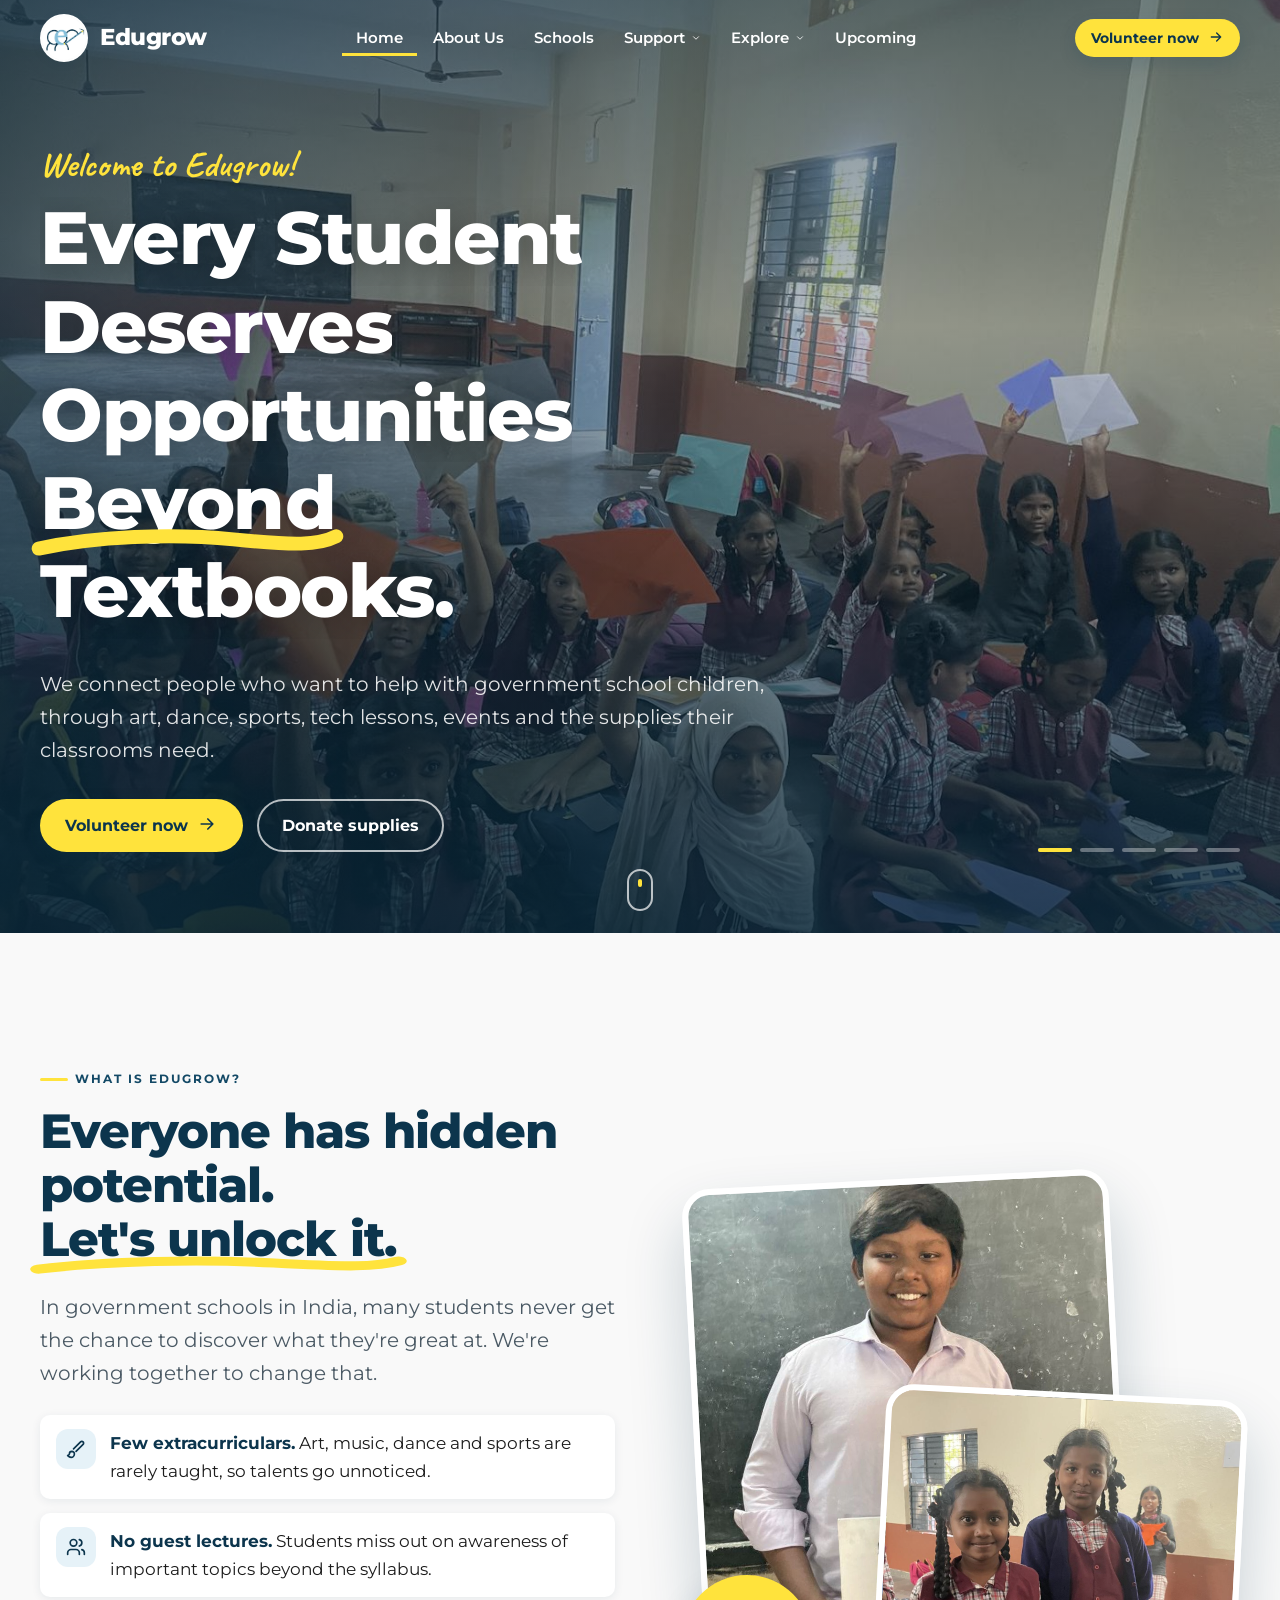
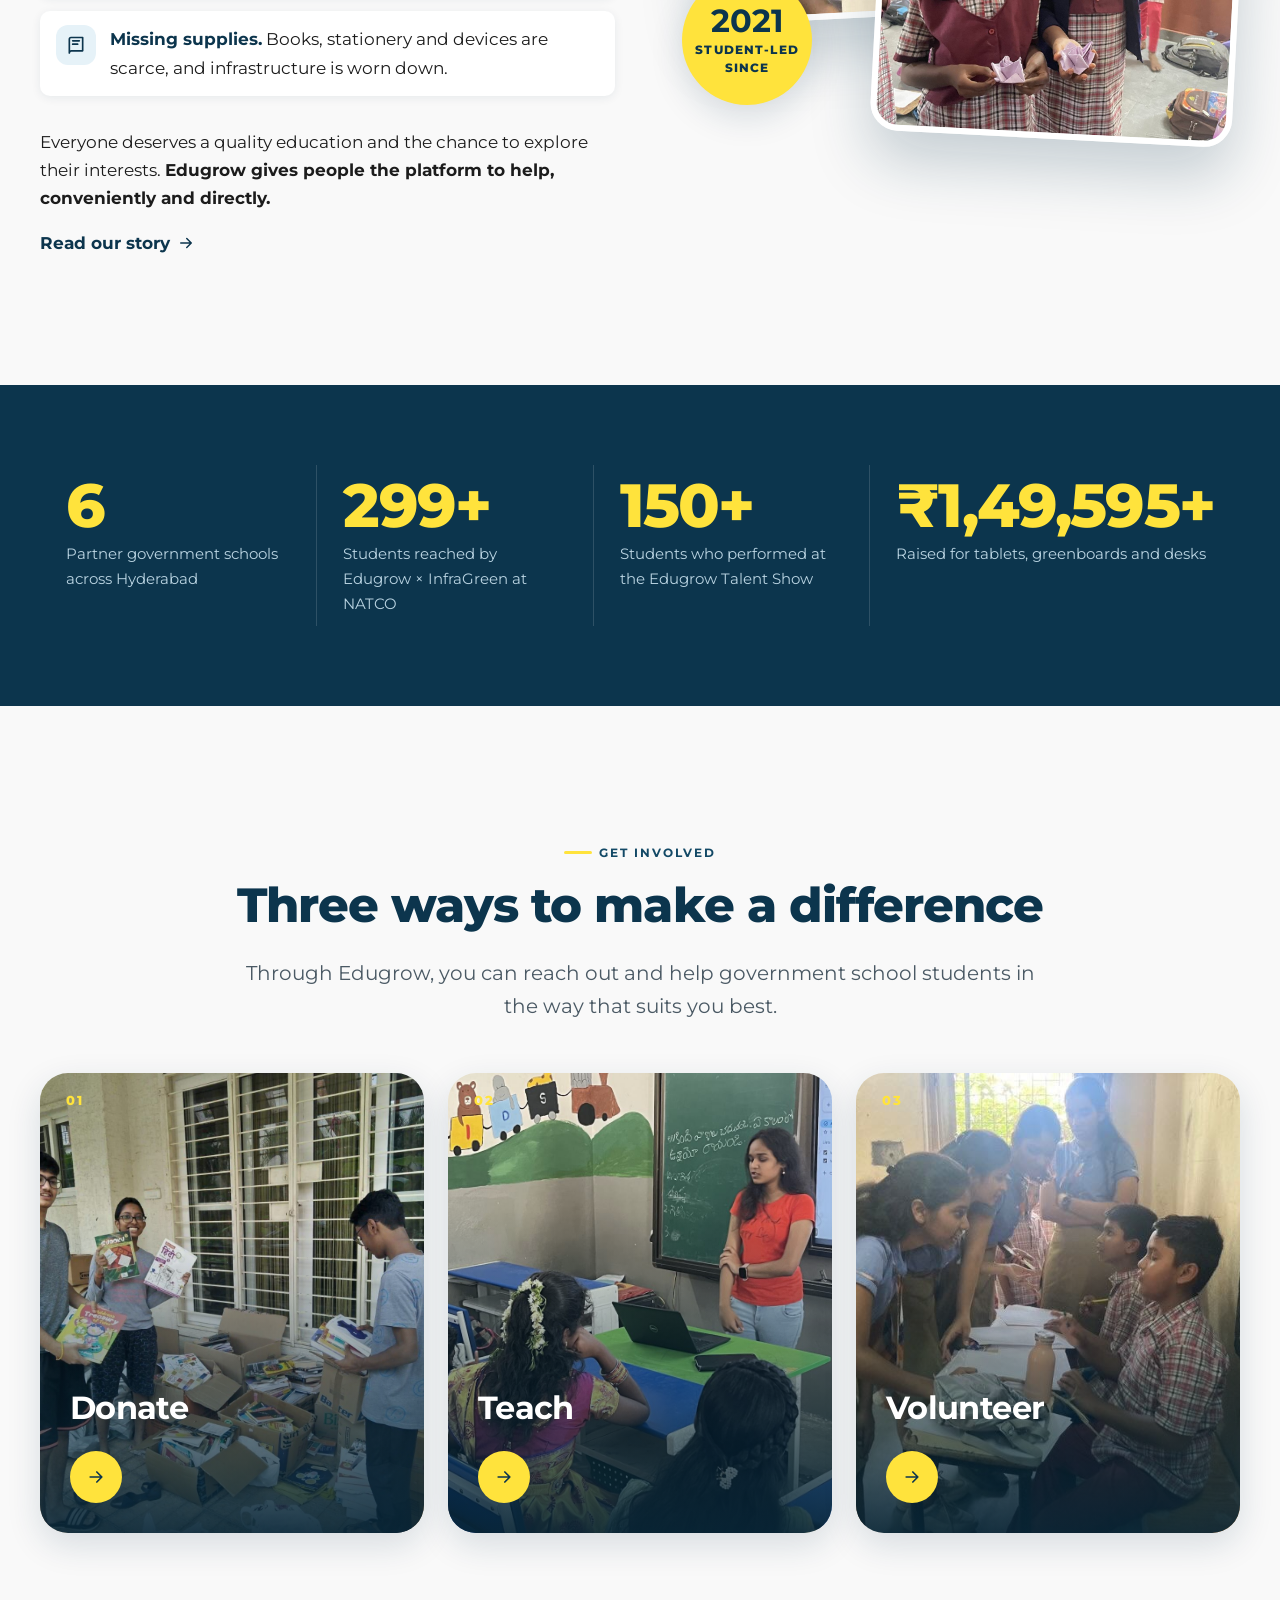
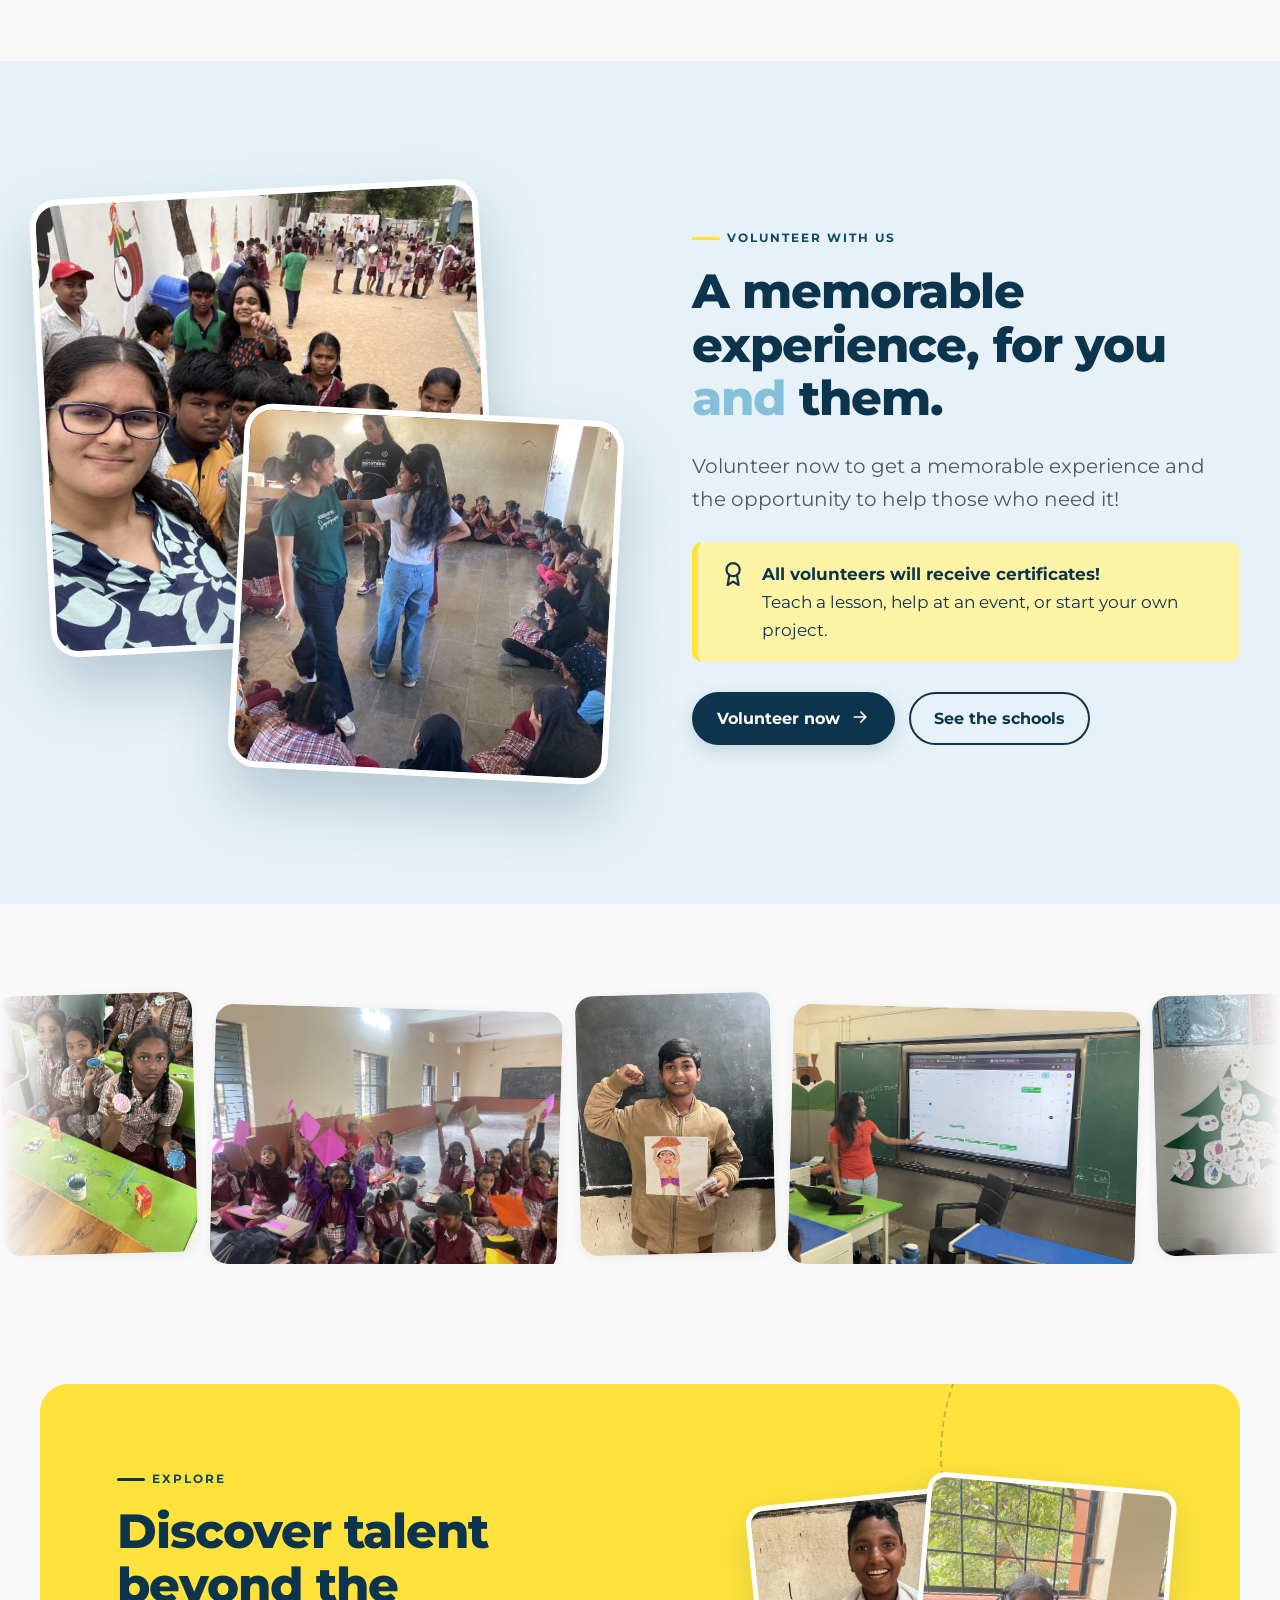
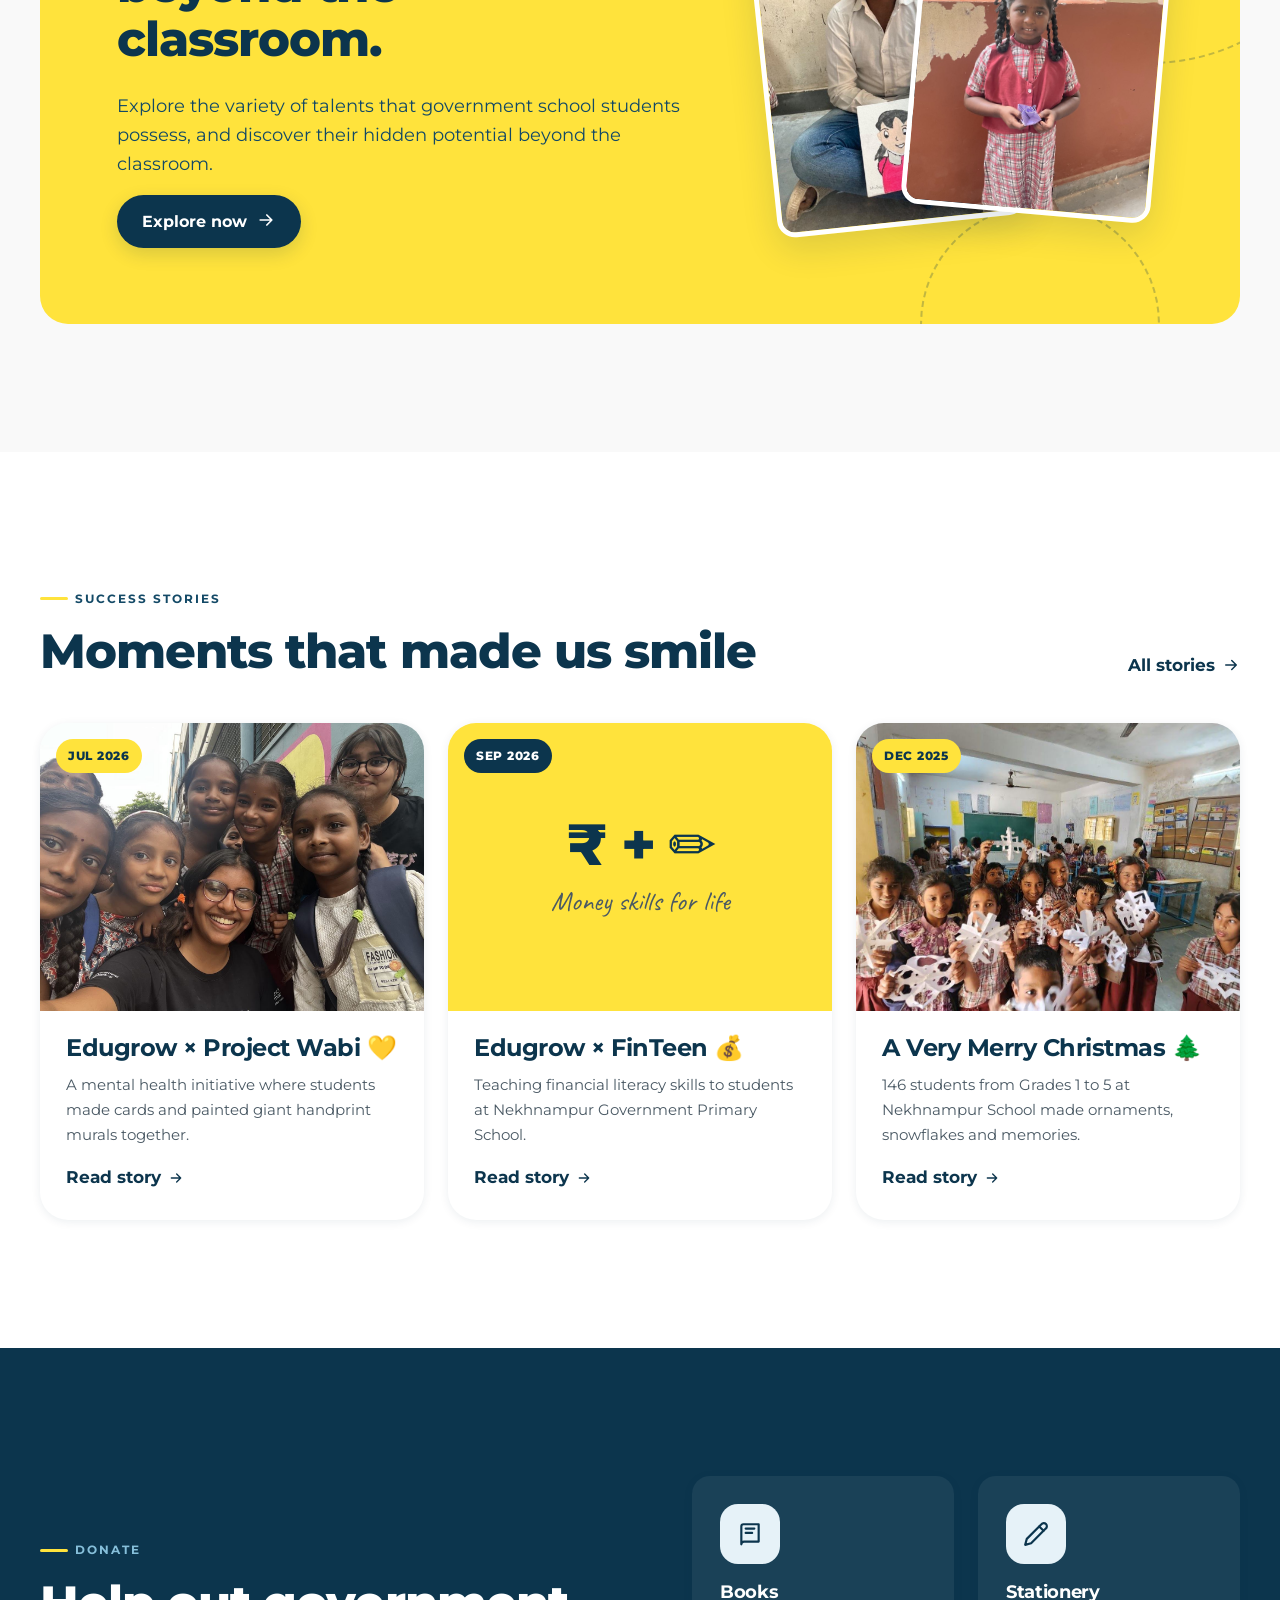
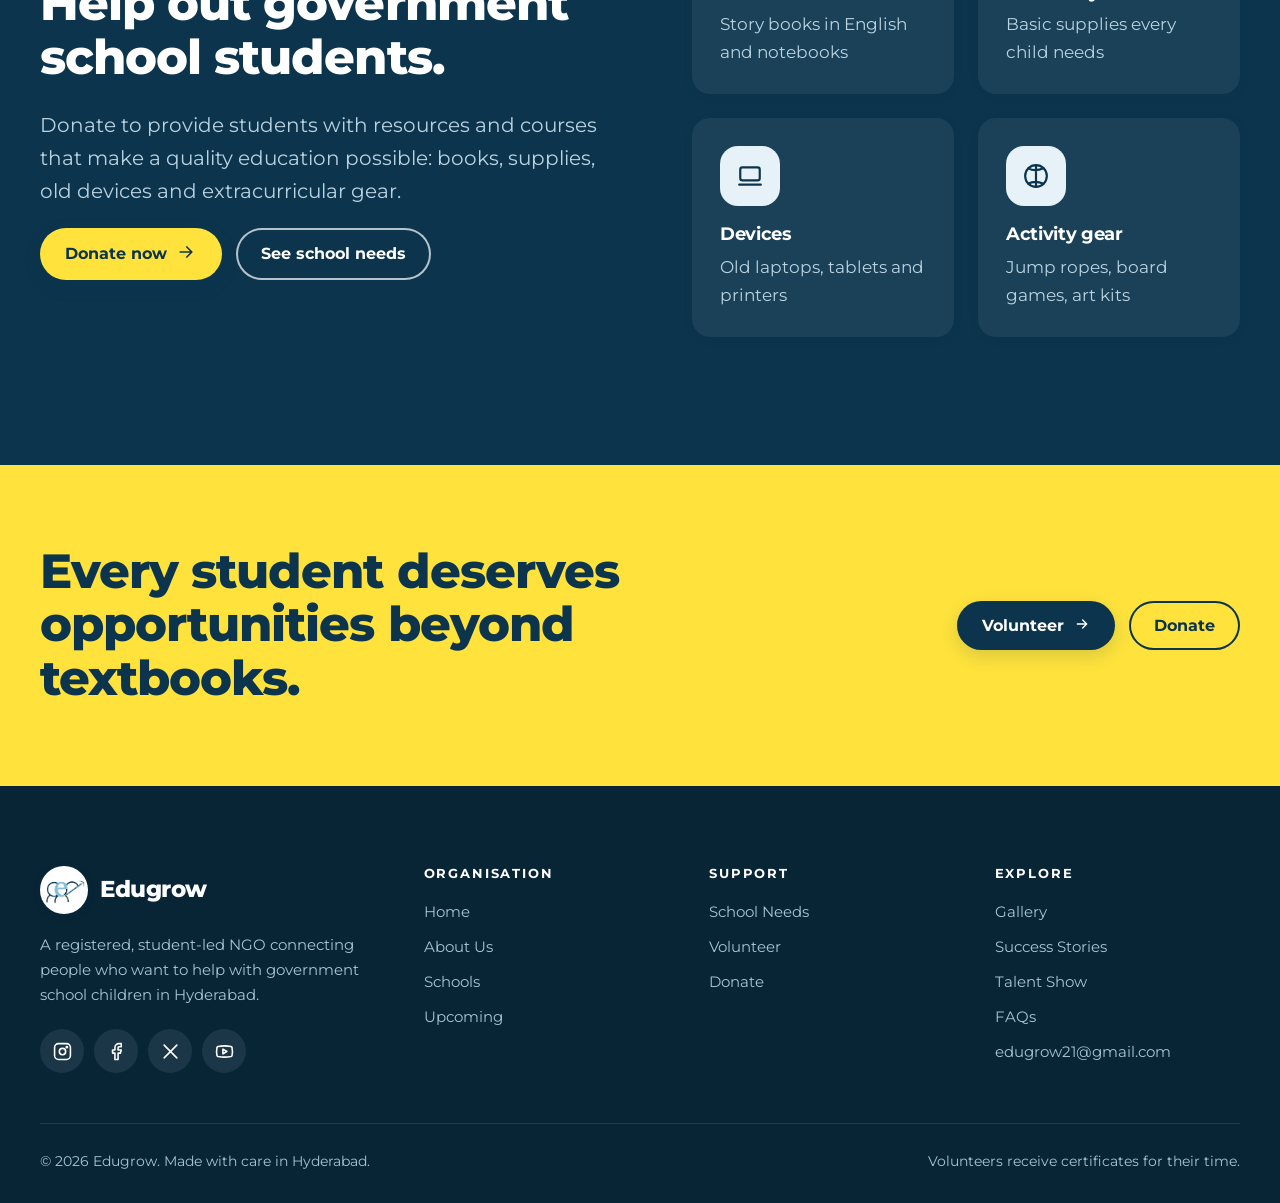
<file: index.html>
<!doctype html>
<html lang="en">
<head>
  <meta charset="utf-8">
  <meta name="viewport" content="width=device-width, initial-scale=1">
  <title>Edugrow — Opportunities beyond textbooks</title>
  <meta name="description" content="Edugrow is a student-led NGO in Hyderabad connecting volunteers and donors with government school children through extracurriculars, guest lessons and supplies.">
  <link rel="icon" href="assets/img/logo.png">
  <link rel="preconnect" href="https://fonts.googleapis.com">
  <link rel="preconnect" href="https://fonts.gstatic.com" crossorigin>
  <link href="https://fonts.googleapis.com/css2?family=Caveat:wght@600;700&family=Montserrat:wght@400;500;600;700;800&display=swap" rel="stylesheet">
  <link rel="stylesheet" href="assets/css/style.css">
  <script src="assets/js/main.js" defer></script>
</head>
<body data-page="home" class="on-dark">
  <div id="site-header"></div>

  <main id="main">
    <!-- HERO -->
    <section class="hero">
      <div class="hero-slides" aria-hidden="true">
        <img src="assets/img/photos/origami-2.jpg" alt="" fetchpriority="high">
        <img src="assets/img/photos/natco-art-3.jpg" alt="">
        <img src="assets/img/photos/diya-old-2.jpg" alt="">
        <img src="assets/img/photos/lastday-1.jpg" alt="">
        <img src="assets/img/photos/natco-art-6.jpg" alt="">
      </div>
      <div class="hero-content container">
        <span class="hand reveal">Welcome to Edugrow!</span>
        <h1 data-split>Every Student Deserves Opportunities <span class="scribble">Beyond</span> Textbooks.</h1>
        <p class="lead reveal" style="--d:.7s">We connect people who want to help with government school children, through art, dance, sports, tech lessons, events and the supplies their classrooms need.</p>
        <div class="btn-row reveal" style="--d:.85s">
          <a class="btn" href="volunteer.html" data-magnetic>Volunteer now <span class="arrow" data-icon="arrow"></span></a>
          <a class="btn btn--ghost" href="donate.html">Donate supplies</a>
        </div>
      </div>
      <div class="hero-dots" aria-label="Hero photos"></div>
      <div class="scroll-cue" aria-hidden="true"></div>
    </section>

    <!-- WHAT IS EDUGROW -->
    <section class="section">
      <div class="container split">
        <div>
          <span class="eyebrow reveal">What is Edugrow?</span>
          <h2 class="reveal">Everyone has hidden potential. <span class="scribble">Let's unlock it.</span></h2>
          <p class="lead reveal">In government schools in India, many students never get the chance to discover what they're great at. We're working together to change that.</p>
          <ul class="problem-list stagger">
            <li><span class="ico" data-icon="brush"></span><div><b>Few extracurriculars.</b> Art, music, dance and sports are rarely taught, so talents go unnoticed.</div></li>
            <li><span class="ico" data-icon="users"></span><div><b>No guest lectures.</b> Students miss out on awareness of important topics beyond the syllabus.</div></li>
            <li><span class="ico" data-icon="book"></span><div><b>Missing supplies.</b> Books, stationery and devices are scarce, and infrastructure is worn down.</div></li>
          </ul>
          <p class="reveal">Everyone deserves a quality education and the chance to explore their interests. <b>Edugrow gives people the platform to help, conveniently and directly.</b></p>
          <a class="link-arrow reveal" href="about.html">Read our story <span data-icon="arrow" data-size="18"></span></a>
        </div>
        <div class="photo-stack reveal zoom">
          <figure class="p1"><img src="assets/img/photos/natco-art-8.jpg" alt="A student proudly shows a drawing made in an Edugrow art session" loading="lazy"></figure>
          <figure class="p2"><img src="assets/img/photos/origami-4.jpg" alt="Two students holding origami flowers they folded" loading="lazy"></figure>
          <div class="badge"><div><b>2021</b><small>Student-led<br>since</small></div></div>
        </div>
      </div>
    </section>

    <!-- STATS -->
    <section class="section--navy section--tight">
      <div class="container">
        <div class="stats">
          <div class="stat reveal"><span class="n" data-count="6">0</span><p>Partner government schools across Hyderabad</p></div>
          <div class="stat reveal" style="--d:.1s"><span class="n" data-count="300" data-suffix="+">0</span><p>Students reached by Edugrow × InfraGreen at NATCO</p></div>
          <div class="stat reveal" style="--d:.2s"><span class="n" data-count="150" data-suffix="+">0</span><p>Students who performed at the Edugrow Talent Show</p></div>
          <div class="stat reveal" style="--d:.3s"><span class="n" data-count="150000" data-prefix="₹" data-suffix="+">0</span><p>Raised for tablets, greenboards and desks</p></div>
        </div>
      </div>
    </section>

    <!-- WAYS TO HELP -->
    <section class="section">
      <div class="container">
        <div class="center" style="margin-bottom:50px">
          <span class="eyebrow reveal">Get involved</span>
          <h2 class="reveal">Three ways to make a difference</h2>
          <p class="lead reveal">Through Edugrow, you can reach out and help government school students in the way that suits you best.</p>
        </div>
        <div class="grid-3">
          <a class="help-card reveal" href="donate.html" data-tilt>
            <img src="assets/img/photos/books-1.jpg" alt="" loading="lazy">
            <span class="num">01</span>
            <h3>Donate</h3>
            <p>Donate books, stationery, tables, plates and other school essentials.</p>
            <span class="go" data-icon="arrow"></span>
          </a>
          <a class="help-card reveal" style="--d:.12s" href="volunteer.html" data-tilt>
            <img src="assets/img/photos/ups-tech-8.jpg" alt="" loading="lazy">
            <span class="num">02</span>
            <h3>Teach</h3>
            <p>Turn your passions into lessons, from art and theatre to basketball and more!</p>
            <span class="go" data-icon="arrow"></span>
          </a>
          <a class="help-card reveal" style="--d:.24s" href="volunteer.html" data-tilt>
            <img src="assets/img/photos/natco-art-1.jpg" alt="" loading="lazy">
            <span class="num">03</span>
            <h3>Volunteer</h3>
            <p>Be part of Edugrow events and help us make them truly special!</p>
            <span class="go" data-icon="arrow"></span>
          </a>
        </div>
      </div>
    </section>

    <!-- VOLUNTEER BAND -->
    <section class="section section--sky">
      <div class="container split split--rev">
        <div>
          <span class="eyebrow reveal">Volunteer with us</span>
          <h2 class="reveal">A memorable experience, for you <em style="font-style:normal;color:var(--sky)">and</em> them.</h2>
          <p class="lead reveal">Volunteer now to get a memorable experience and the opportunity to help those who need it!</p>
          <div class="notice reveal" style="margin:26px 0 30px">
            <span data-icon="award" data-size="28"></span>
            <div><b>All volunteers will receive certificates!</b><p>Teach a lesson, help at an event, or start your own project.</p></div>
          </div>
          <div class="btn-row reveal">
            <a class="btn btn--navy" href="volunteer.html" data-magnetic>Volunteer now <span class="arrow" data-icon="arrow"></span></a>
            <a class="btn btn--outline" href="schools.html">See the schools</a>
          </div>
        </div>
        <div class="photo-stack reveal zoom">
          <figure class="p1"><img src="assets/img/photos/ups-tech-2.jpg" alt="A volunteer takes a selfie with a crowd of smiling students" loading="lazy"></figure>
          <figure class="p2"><img src="assets/img/photos/natco-art-12.jpg" alt="Volunteers leading a circle game with students" loading="lazy"></figure>
        </div>
      </div>
    </section>

    <!-- MARQUEE -->
    <section class="section--tight" aria-label="Photos from our sessions">
      <div class="marquee">
        <div class="marquee-track">
          <img src="assets/img/photos/diya-5.jpg" alt="Students showing their painted diyas" loading="lazy">
          <img src="assets/img/photos/origami-1.jpg" alt="Students waving origami creations" loading="lazy">
          <img src="assets/img/photos/natco-art-9.jpg" alt="A student with a drawing" loading="lazy">
          <img src="assets/img/photos/ups-tech-7.jpg" alt="A tech lesson on a smart board" loading="lazy">
          <img src="assets/img/photos/christmas-1.jpg" alt="A Christmas tree decorated with student ornaments" loading="lazy">
          <img src="assets/img/photos/mpps-art-4.jpg" alt="Students holding paper planes" loading="lazy">
          <img src="assets/img/photos/diya-1.jpg" alt="A student holding a painted diya" loading="lazy">
          <img src="assets/img/photos/psychology-3.jpg" alt="Students smiling during a session" loading="lazy">
          <img src="assets/img/photos/story-1.jpg" alt="Students writing their own stories" loading="lazy">
          <img src="assets/img/photos/manikonda-5.jpg" alt="A student showing a rainbow drawing" loading="lazy">
        </div>
      </div>
    </section>

    <!-- TALENT -->
    <section class="section" style="padding-top:40px">
      <div class="container">
        <div class="cta-band reveal">
          <span class="circle c1"></span><span class="circle c2"></span>
          <div style="position:relative">
            <span class="eyebrow">Explore</span>
            <h2>Discover talent beyond the classroom.</h2>
            <p>Explore the variety of talents that government school students possess, and discover their hidden potential beyond the classroom.</p>
            <a class="btn btn--navy" href="talent-show.html" data-magnetic>Explore now <span class="arrow" data-icon="arrow"></span></a>
          </div>
          <div class="imgs">
            <img src="assets/img/photos/natco-art-11.jpg" alt="A student with a superhero drawing" loading="lazy">
            <img src="assets/img/photos/origami-7.jpg" alt="A student holding a paper flower" loading="lazy">
          </div>
        </div>
      </div>
    </section>

    <!-- RECENT STORIES -->
    <section class="section section--white">
      <div class="container">
        <div style="display:flex;justify-content:space-between;align-items:end;gap:20px;flex-wrap:wrap;margin-bottom:44px">
          <div>
            <span class="eyebrow reveal">Success stories</span>
            <h2 class="reveal" style="margin:0">Moments that made us smile</h2>
          </div>
          <a class="link-arrow reveal" href="success-stories.html">All stories <span data-icon="arrow" data-size="18"></span></a>
        </div>
        <div class="grid-3">
          <a class="story-card reveal" href="success-stories.html#wabi">
            <div class="media"><img src="assets/img/photos/wabi-1.jpg" alt="Project Wabi volunteers taking a selfie with students" loading="lazy"><span class="date">Jul 2026</span></div>
            <div class="body"><h3>Edugrow × Project Wabi 💛</h3><p>A mental health initiative where students made cards and painted giant handprint murals together.</p><span class="link-arrow">Read story <span data-icon="arrow" data-size="16"></span></span></div>
          </a>
          <a class="story-card reveal" style="--d:.1s" href="success-stories.html#finteen">
            <div class="media" style="background:var(--sun);display:grid;place-items:center;text-align:center"><div><div style="font:800 3.6rem/1 var(--font-head);color:var(--navy);letter-spacing:-.04em">₹ + ✏️</div><p class="quote-strip" style="font-size:1.7rem;margin:10px 0 0">Money skills for life</p></div><span class="date" style="background:var(--navy);color:var(--white)">Sep 2026</span></div>
            <div class="body"><h3>Edugrow × FinTeen 💰</h3><p>Teaching financial literacy skills to students at Nekhnampur Government Primary School.</p><span class="link-arrow">Read story <span data-icon="arrow" data-size="16"></span></span></div>
          </a>
          <a class="story-card reveal" style="--d:.2s" href="success-stories.html#christmas">
            <div class="media"><img src="assets/img/photos/christmas-old-3.jpg" alt="Students holding paper snowflakes at the Christmas event" loading="lazy"><span class="date">Dec 2025</span></div>
            <div class="body"><h3>A Very Merry Christmas 🌲</h3><p>146 students from Grades 1 to 5 at Nekhnampur School made ornaments, snowflakes and memories.</p><span class="link-arrow">Read story <span data-icon="arrow" data-size="16"></span></span></div>
          </a>
        </div>
      </div>
    </section>

    <!-- DONATE -->
    <section class="section section--navy" style="overflow:hidden">
      <div class="container split">
        <div>
          <span class="eyebrow reveal">Donate</span>
          <h2 class="reveal">Help out government school students.</h2>
          <p class="lead reveal">Donate to provide students with resources and courses that make a quality education possible: books, supplies, old devices and extracurricular gear.</p>
          <div class="btn-row reveal">
            <a class="btn" href="donate.html" data-magnetic>Donate now <span class="arrow" data-icon="arrow"></span></a>
            <a class="btn btn--ghost" href="school-needs.html">See school needs</a>
          </div>
        </div>
        <div class="grid-2 stagger">
          <div class="card" style="background:rgba(255,255,255,.06);color:#DCEAF2"><div class="ico-lg" data-icon="book" data-size="26"></div><h3 style="font-size:1.1rem">Books</h3><p style="color:#B9D3E1">Story books in English and notebooks</p></div>
          <div class="card" style="background:rgba(255,255,255,.06);color:#DCEAF2"><div class="ico-lg" data-icon="pencil" data-size="26"></div><h3 style="font-size:1.1rem">Stationery</h3><p style="color:#B9D3E1">Basic supplies every child needs</p></div>
          <div class="card" style="background:rgba(255,255,255,.06);color:#DCEAF2"><div class="ico-lg" data-icon="laptop" data-size="26"></div><h3 style="font-size:1.1rem">Devices</h3><p style="color:#B9D3E1">Old laptops, tablets and printers</p></div>
          <div class="card" style="background:rgba(255,255,255,.06);color:#DCEAF2"><div class="ico-lg" data-icon="ball" data-size="26"></div><h3 style="font-size:1.1rem">Activity gear</h3><p style="color:#B9D3E1">Jump ropes, board games, art kits</p></div>
        </div>
      </div>
    </section>
  </main>

  <div id="site-footer"></div>
</body>
</html>
</file>
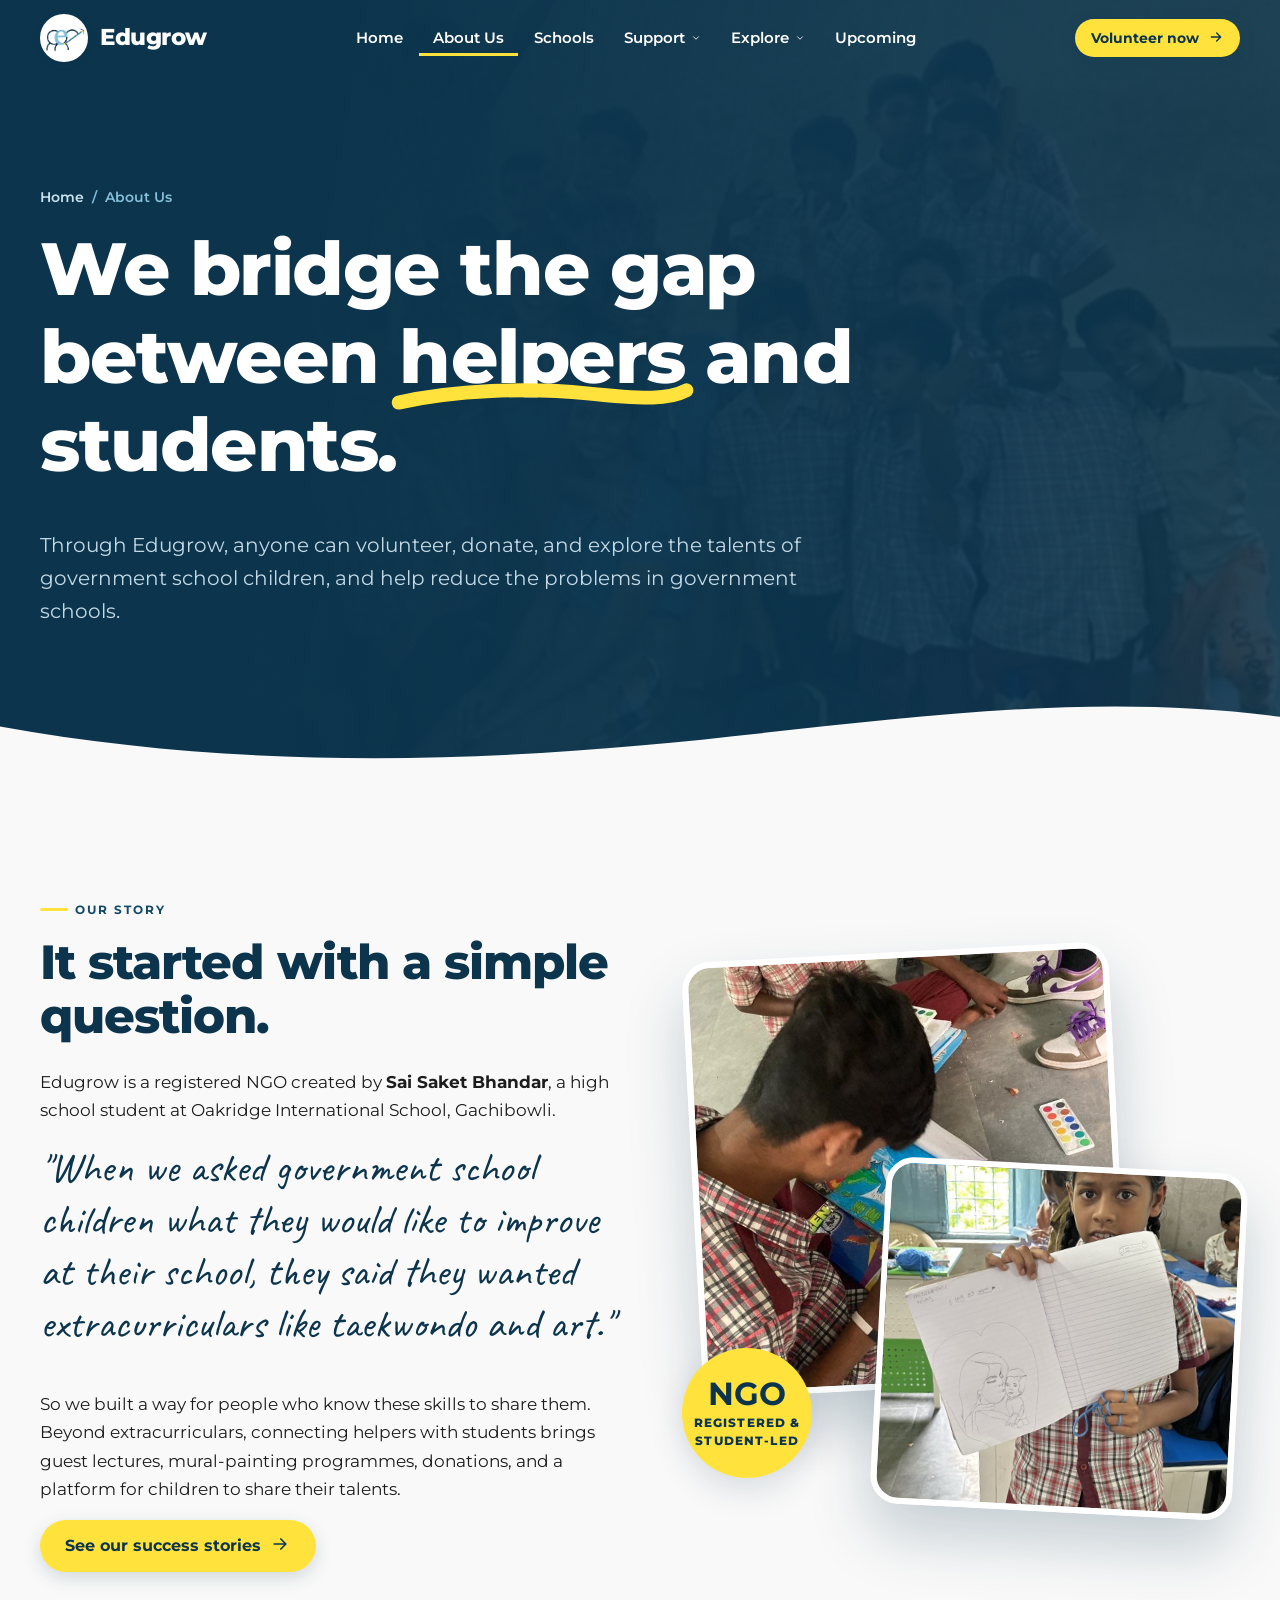
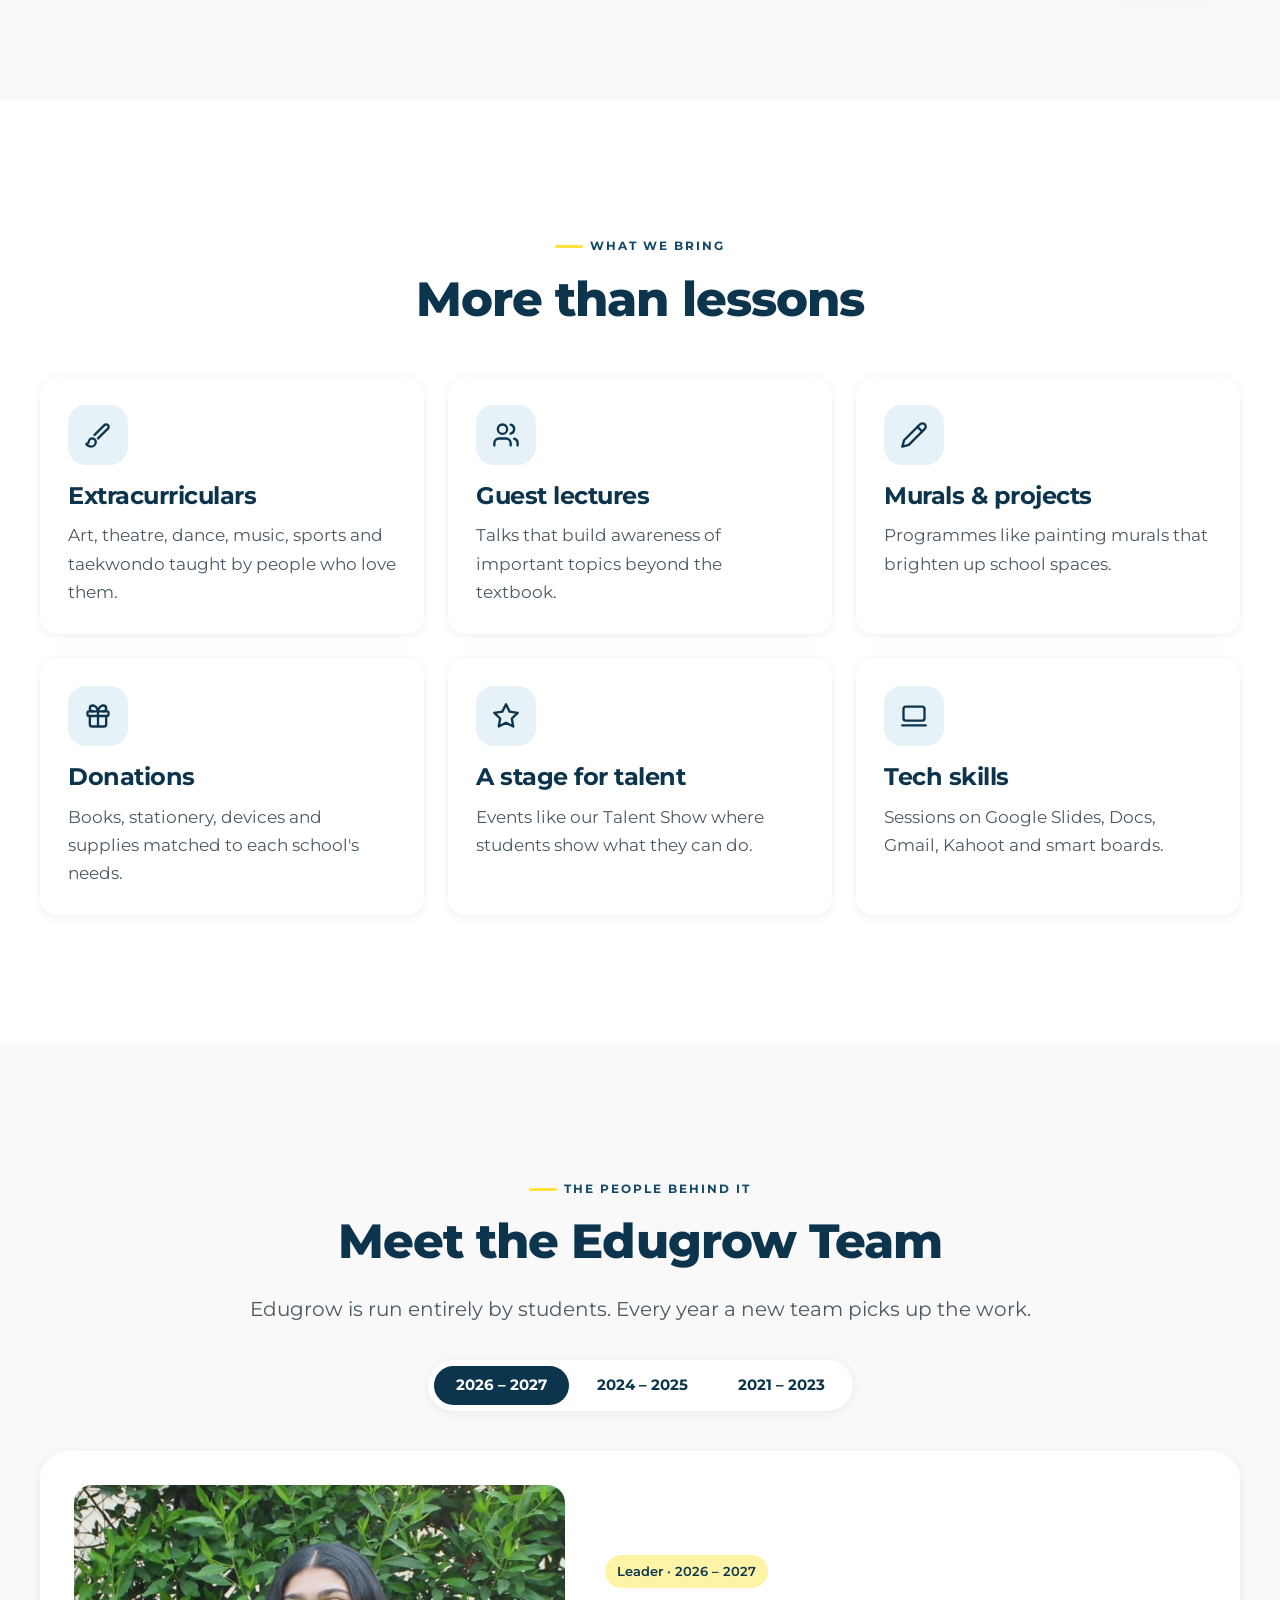
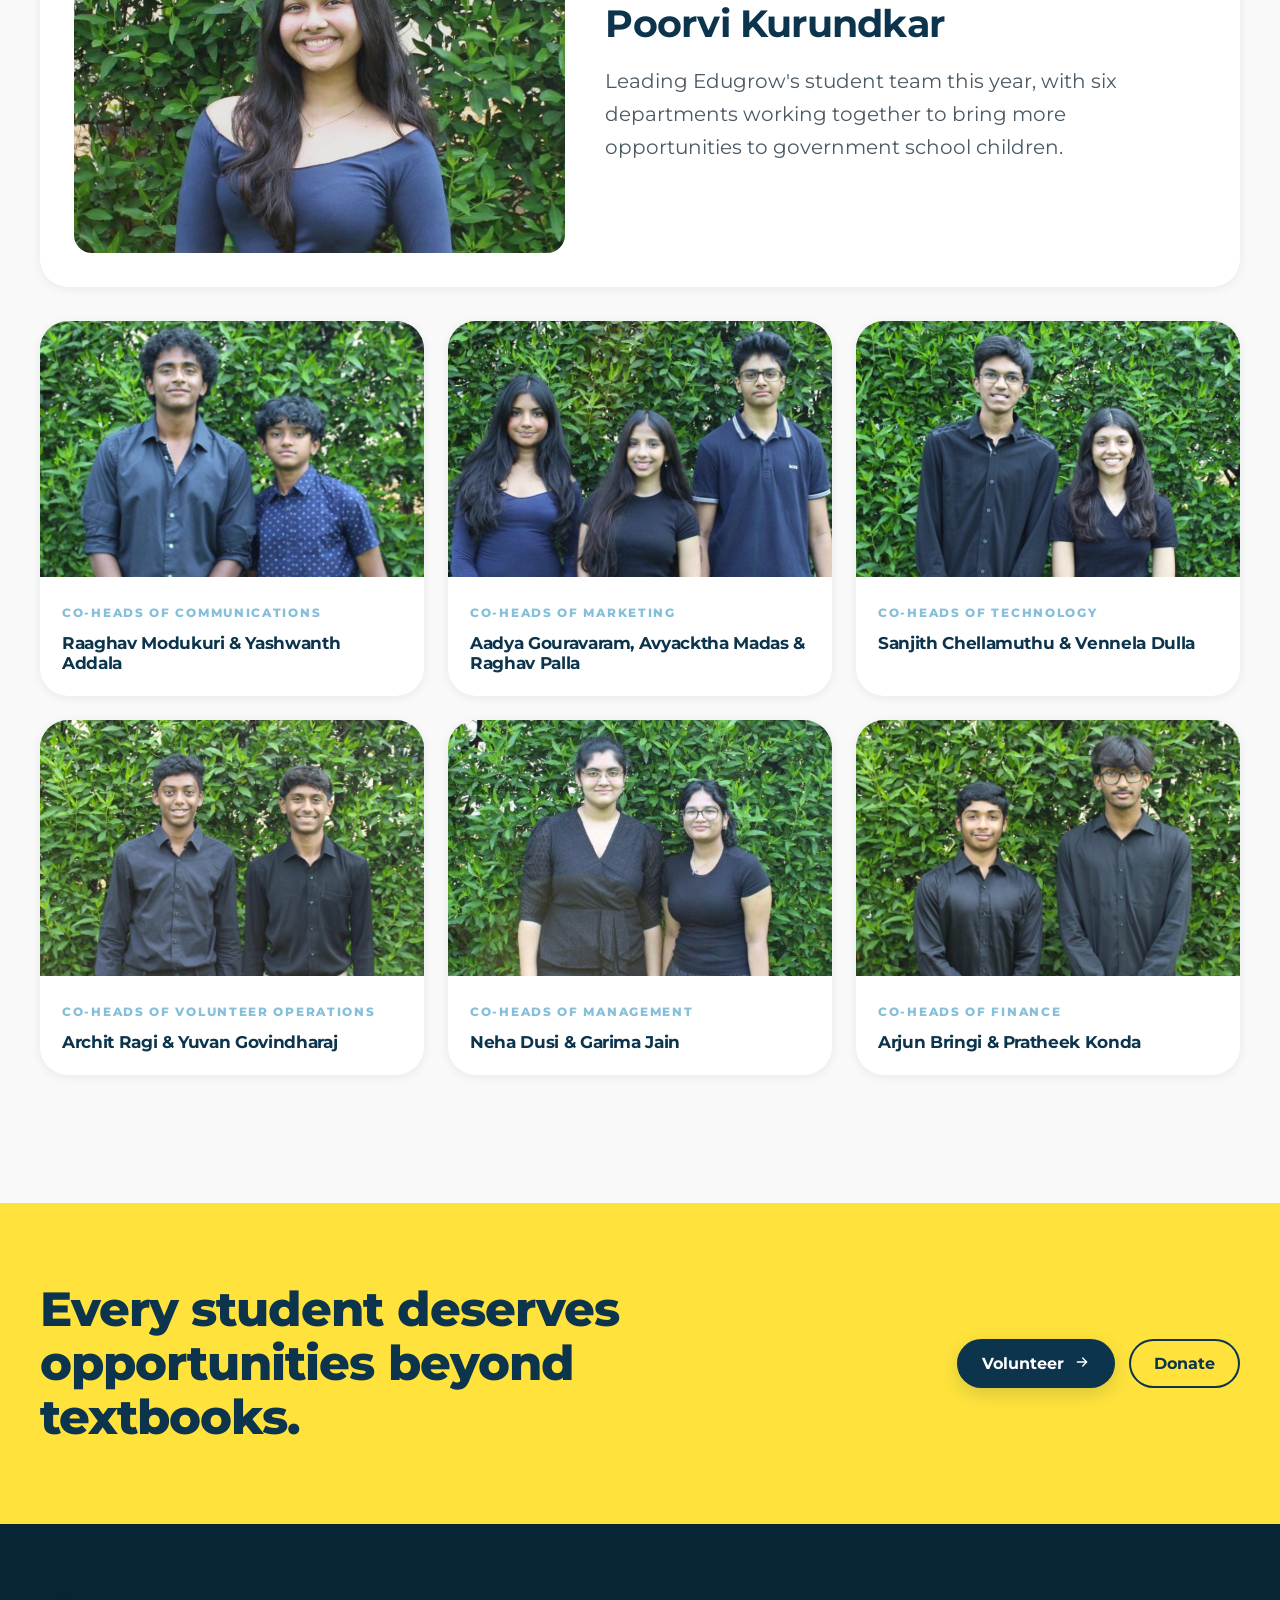
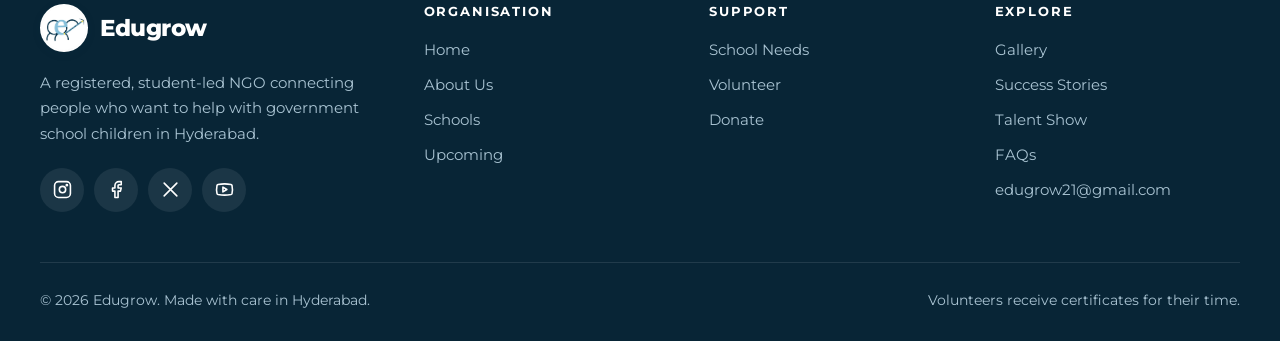
<file: about.html>
<!doctype html>
<html lang="en">
<head>
  <meta charset="utf-8">
  <meta name="viewport" content="width=device-width, initial-scale=1">
  <title>About Us — Edugrow</title>
  <meta name="description" content="Edugrow is a registered, student-led NGO founded by Sai Saket Bhandar that bridges the gap between those who want to help and government school children.">
  <link rel="icon" href="assets/img/logo.png">
  <link rel="preconnect" href="https://fonts.googleapis.com">
  <link rel="preconnect" href="https://fonts.gstatic.com" crossorigin>
  <link href="https://fonts.googleapis.com/css2?family=Caveat:wght@600;700&family=Montserrat:wght@400;500;600;700;800&display=swap" rel="stylesheet">
  <link rel="stylesheet" href="assets/css/style.css">
  <script src="assets/js/main.js" defer></script>
</head>
<body data-page="about" class="on-dark">
  <div id="site-header"></div>

  <main id="main">
    <section class="page-hero">
      <div class="bg" data-parallax="0.15" style="background-image:url(assets/img/photos/natco-art-3.jpg)"></div>
      <div class="container">
        <nav class="crumbs reveal" aria-label="Breadcrumb"><a href="index.html">Home</a><span>/</span><span>About Us</span></nav>
        <h1 data-split>We bridge the gap between <span class="scribble">helpers</span> and students.</h1>
        <p class="lead reveal" style="--d:.5s">Through Edugrow, anyone can volunteer, donate, and explore the talents of government school children, and help reduce the problems in government schools.</p>
      </div>
      <div class="wave"><svg viewBox="0 0 1440 80" preserveAspectRatio="none"><path fill="currentColor" d="M0 40c240 40 480 40 720 20S1200 0 1440 30v50H0z"/></svg></div>
    </section>

    <!-- ORIGIN -->
    <section class="section">
      <div class="container split">
        <div>
          <span class="eyebrow reveal">Our story</span>
          <h2 class="reveal">It started with a simple question.</h2>
          <p class="reveal">Edugrow is a registered NGO created by <b>Sai Saket Bhandar</b>, a high school student at Oakridge International School, Gachibowli.</p>
          <p class="quote-strip reveal">"When we asked government school children what they would like to improve at their school, they said they wanted extracurriculars like taekwondo and art."</p>
          <p class="reveal">So we built a way for people who know these skills to share them. Beyond extracurriculars, connecting helpers with students brings guest lectures, mural-painting programmes, donations, and a platform for children to share their talents.</p>
          <a class="btn reveal" href="success-stories.html">See our success stories <span class="arrow" data-icon="arrow"></span></a>
        </div>
        <div class="photo-stack reveal zoom">
          <figure class="p1"><img src="assets/img/photos/natco-art-2.jpg" alt="A student painting during an art session" loading="lazy"></figure>
          <figure class="p2"><img src="assets/img/photos/manikonda-4.jpg" alt="A student showing her drawing book" loading="lazy"></figure>
          <div class="badge"><div><b>NGO</b><small>Registered &amp;<br>student-led</small></div></div>
        </div>
      </div>
    </section>

    <!-- WHAT WE BRING -->
    <section class="section section--white">
      <div class="container">
        <div class="center" style="margin-bottom:50px">
          <span class="eyebrow reveal">What we bring</span>
          <h2 class="reveal">More than lessons</h2>
        </div>
        <div class="grid-3 stagger">
          <div class="card"><div class="ico-lg" data-icon="brush" data-size="28"></div><h3>Extracurriculars</h3><p>Art, theatre, dance, music, sports and taekwondo taught by people who love them.</p></div>
          <div class="card"><div class="ico-lg" data-icon="users" data-size="28"></div><h3>Guest lectures</h3><p>Talks that build awareness of important topics beyond the textbook.</p></div>
          <div class="card"><div class="ico-lg" data-icon="pencil" data-size="28"></div><h3>Murals &amp; projects</h3><p>Programmes like painting murals that brighten up school spaces.</p></div>
          <div class="card"><div class="ico-lg" data-icon="gift" data-size="28"></div><h3>Donations</h3><p>Books, stationery, devices and supplies matched to each school's needs.</p></div>
          <div class="card"><div class="ico-lg" data-icon="star" data-size="28"></div><h3>A stage for talent</h3><p>Events like our Talent Show where students show what they can do.</p></div>
          <div class="card"><div class="ico-lg" data-icon="laptop" data-size="28"></div><h3>Tech skills</h3><p>Sessions on Google Slides, Docs, Gmail, Kahoot and smart boards.</p></div>
        </div>
      </div>
    </section>

    <!-- TEAM -->
    <section class="section" id="team">
      <div class="container center" data-tabs>
        <span class="eyebrow reveal">The people behind it</span>
        <h2 class="reveal">Meet the Edugrow Team</h2>
        <p class="lead reveal" style="margin-bottom:34px">Edugrow is run entirely by students. Every year a new team picks up the work.</p>
        <div class="tabs reveal" role="tablist">
          <button class="is-active" role="tab" aria-selected="true" data-target="team-2026">2026 – 2027</button>
          <button role="tab" aria-selected="false" data-target="team-2024">2024 – 2025</button>
          <button role="tab" aria-selected="false" data-target="team-2021">2021 – 2023</button>
        </div>

        <!-- 2026-27 -->
        <div class="tab-panel is-active" id="team-2026" style="text-align:left">
          <div class="leader">
            <img src="assets/img/team/26-leader.jpg" alt="Poorvi Kurundkar" loading="lazy">
            <div>
              <span class="tag tag--sun">Leader · 2026 – 2027</span>
              <h3 style="font-size:clamp(1.8rem,3vw,2.4rem);margin-top:14px">Poorvi Kurundkar</h3>
              <p class="lead">Leading Edugrow's student team this year, with six departments working together to bring more opportunities to government school children.</p>
            </div>
          </div>
          <div class="grid-3 stagger">
            <div class="dept"><div class="media"><img src="assets/img/team/26-communications.jpg" alt="Raaghav Modukuri and Yashwanth Addala" loading="lazy"></div><div class="body"><span class="role">Co-heads of Communications</span><h3>Raaghav Modukuri &amp; Yashwanth Addala</h3></div></div>
            <div class="dept"><div class="media"><img src="assets/img/team/26-marketing.jpg" alt="Aadya Gouravaram, Avyacktha Madas and Raghav Palla" loading="lazy"></div><div class="body"><span class="role">Co-heads of Marketing</span><h3>Aadya Gouravaram, Avyacktha Madas &amp; Raghav Palla</h3></div></div>
            <div class="dept"><div class="media"><img src="assets/img/team/26-technology.jpg" alt="Sanjith Chellamuthu and Vennela Dulla" loading="lazy"></div><div class="body"><span class="role">Co-heads of Technology</span><h3>Sanjith Chellamuthu &amp; Vennela Dulla</h3></div></div>
            <div class="dept"><div class="media"><img src="assets/img/team/26-volunteer-ops.jpg" alt="Archit Ragi and Yuvan Govindharaj" loading="lazy"></div><div class="body"><span class="role">Co-heads of Volunteer Operations</span><h3>Archit Ragi &amp; Yuvan Govindharaj</h3></div></div>
            <div class="dept"><div class="media"><img src="assets/img/team/26-management.jpg" alt="Neha Dusi and Garima Jain" loading="lazy"></div><div class="body"><span class="role">Co-heads of Management</span><h3>Neha Dusi &amp; Garima Jain</h3></div></div>
            <div class="dept"><div class="media"><img src="assets/img/team/26-finance.jpg" alt="Arjun Bringi and Pratheek Konda" loading="lazy"></div><div class="body"><span class="role">Co-heads of Finance</span><h3>Arjun Bringi &amp; Pratheek Konda</h3></div></div>
          </div>
        </div>

        <!-- 2024-25 -->
        <div class="tab-panel" id="team-2024">
          <p style="color:var(--ink-soft);margin-bottom:28px">Tap a card to read their story.</p>
          <div class="grid-auto">
            <button class="member" data-bio="bio-sarasija"><div class="ph"><img src="assets/img/team/sarasija.jpg" alt="" loading="lazy"></div><span class="role">Leader</span><h3>Sarasija</h3><span class="more">Read bio <span data-icon="arrow" data-size="14"></span></span></button>
            <button class="member" data-bio="bio-praneel"><div class="ph"><img src="assets/img/team/praneel.jpg" alt="" loading="lazy"></div><span class="role">Co-Head of Marketing</span><h3>Praneel Kamineni</h3><span class="more">Read bio <span data-icon="arrow" data-size="14"></span></span></button>
            <button class="member" data-bio="bio-poorvi"><div class="ph"><img src="assets/img/team/poorvi.jpg" alt="" loading="lazy"></div><span class="role">Co-Head of Marketing</span><h3>Poorvi Kurundkar</h3><span class="more">Read bio <span data-icon="arrow" data-size="14"></span></span></button>
            <button class="member" data-bio="bio-avyackta"><div class="ph"><img src="assets/img/team/avyackta.jpg" alt="" loading="lazy"></div><span class="role">Co-Head of Marketing</span><h3>Avyackta</h3><span class="more">Read bio <span data-icon="arrow" data-size="14"></span></span></button>
            <button class="member" data-bio="bio-raaghav"><div class="ph"><img src="assets/img/team/raaghav.jpg" alt="" loading="lazy"></div><span class="role">Co-Head of Communications</span><h3>Raaghav Modukuri</h3><span class="more">Read bio <span data-icon="arrow" data-size="14"></span></span></button>
            <button class="member" data-bio="bio-shloka"><div class="ph"><img src="assets/img/team/shloka.jpg" alt="" loading="lazy"></div><span class="role">Co-Head of Communications</span><h3>Shloka S. Govindharaj</h3><span class="more">Read bio <span data-icon="arrow" data-size="14"></span></span></button>
            <button class="member" data-bio="bio-ritesh"><div class="ph"><img src="assets/img/team/ritesh.jpg" alt="" loading="lazy"></div><span class="role">Co-Head of Finance</span><h3>Ritesh Marupudi</h3><span class="more">Read bio <span data-icon="arrow" data-size="14"></span></span></button>
            <button class="member" data-bio="bio-pratheek"><div class="ph"><img src="assets/img/team/pratheek.jpg" alt="" loading="lazy"></div><span class="role">Co-Head of Finance</span><h3>Pratheek Konda</h3><span class="more">Read bio <span data-icon="arrow" data-size="14"></span></span></button>
            <button class="member" data-bio="bio-neha"><div class="ph"><img src="assets/img/team/neha.jpg" alt="" loading="lazy"></div><span class="role">Co-Head of Management</span><h3>Neha Dusi</h3><span class="more">Read bio <span data-icon="arrow" data-size="14"></span></span></button>
            <button class="member" data-bio="bio-joann"><div class="ph"><img src="assets/img/team/joann.jpg" alt="" loading="lazy"></div><span class="role">Co-Head of Management</span><h3>Joann Harshita Allam</h3><span class="more">Read bio <span data-icon="arrow" data-size="14"></span></span></button>
            <button class="member" data-bio="bio-anas"><div class="ph"><img src="assets/img/team/anas.jpg" alt="" loading="lazy"></div><span class="role">Co-Head of Technology</span><h3>Anas</h3><span class="more">Read bio <span data-icon="arrow" data-size="14"></span></span></button>
            <button class="member" data-bio="bio-ishita"><div class="ph"><img src="assets/img/team/ishita.jpg" alt="" loading="lazy"></div><span class="role">Co-Head of Technology</span><h3>Ishita Shrivastava</h3><span class="more">Read bio <span data-icon="arrow" data-size="14"></span></span></button>
          </div>
          <h3 style="margin:60px 0 24px">Prior members of Edugrow · 2024</h3>
          <div class="alumni">
            <div class="person"><img src="assets/img/team/raaga.jpg" alt="" loading="lazy"><div><b>Raaga Suravarapu</b><small>Co-Head of Technology</small></div></div>
            <div class="person"><img src="assets/img/team/aditi.jpg" alt="" loading="lazy"><div><b>Aditi Santosh</b><small>Co-Head of Management</small></div></div>
            <div class="person"><img src="assets/img/team/veda.jpg" alt="" loading="lazy"><div><b>Veda Chalavadi</b><small>Co-Head of Management</small></div></div>
            <div class="person"><img src="assets/img/team/diva.jpg" alt="" loading="lazy"><div><b>Diva Agarwal</b><small>Co-Head of Marketing</small></div></div>
          </div>
        </div>

        <!-- 2021-23 -->
        <div class="tab-panel" id="team-2021">
          <p style="color:var(--ink-soft);margin-bottom:28px">The founding team that started it all.</p>
          <div class="grid-auto">
            <button class="member" data-bio="bio-sai"><div class="ph"><img src="assets/img/team/sai-saket.jpg" alt="" loading="lazy"></div><span class="role">Founder</span><h3>Sai Saket Bhandar</h3><span class="more">Read bio <span data-icon="arrow" data-size="14"></span></span></button>
            <button class="member" data-bio="bio-arya"><div class="ph"><img src="assets/img/team/arya.jpg" alt="" loading="lazy"></div><span class="role">Head of Communications</span><h3>Arya Sunkara</h3><span class="more">Read bio <span data-icon="arrow" data-size="14"></span></span></button>
            <button class="member" data-bio="bio-subhang"><div class="ph"><img src="assets/img/team/subhang.jpg" alt="" loading="lazy"></div><span class="role">Co-head of Logistics</span><h3>Subhang Yerramsetti</h3><span class="more">Read bio <span data-icon="arrow" data-size="14"></span></span></button>
            <button class="member" data-bio="bio-esha"><div class="ph"><img src="assets/img/team/esha.jpg" alt="" loading="lazy"></div><span class="role">Co-head of Logistics</span><h3>Esha</h3><span class="more">Read bio <span data-icon="arrow" data-size="14"></span></span></button>
            <button class="member" data-bio="bio-vineet"><div class="ph"><img src="assets/img/team/vineet.jpg" alt="" loading="lazy"></div><span class="role">Head of Finance</span><h3>Vineet Chitturi</h3><span class="more">Read bio <span data-icon="arrow" data-size="14"></span></span></button>
            <button class="member" data-bio="bio-anish"><div class="ph"><img src="assets/img/team/anish.jpg" alt="" loading="lazy"></div><span class="role">Head of Marketing</span><h3>Anish Raja</h3><span class="more">Read bio <span data-icon="arrow" data-size="14"></span></span></button>
          </div>
        </div>
      </div>
    </section>

    <!-- Bio modal -->
    <div class="modal" role="dialog" aria-modal="true" aria-label="Team member bio">
      <div class="modal-card"><button class="modal-close" aria-label="Close"><span data-icon="close"></span></button><div class="modal-body"></div></div>
    </div>

    <template id="bio-sarasija"><img src="assets/img/team/sarasija.jpg" alt=""><span class="tag tag--sun">Leader · 2024 – 2025</span><h3 style="margin:12px 0 16px">Sarasija</h3><p>Sarasija is an IBDP student with a strong passion for Edugrow and its impactful initiatives. She finds joy in reading, binge-watching TV shows, singing, and really anything except studying. Despite her aversion to traditional studying, her involvement with Edugrow over the past year, teaching theater to 5th graders, has been a remarkable journey for her. Now, as the newly appointed leader of the Edugrow team, she is thrilled and grateful for the opportunity to continue making a positive difference. She strives to enhance Edugrow's impact and contribute to the happiness of the students and volunteers involved alongside her team.</p></template>
    <template id="bio-praneel"><img src="assets/img/team/praneel.jpg" alt=""><span class="tag tag--sun">Co-Head of Marketing</span><h3 style="margin:12px 0 16px">Praneel Kamineni</h3><p>Praneel Kamineni is a 17-year-old DP-1 student at Oakridge International School, pursuing the rigorous International Baccalaureate (IB) curriculum. As an aspiring architect, he is deeply passionate about design, creativity, and the evolution of architectural styles. His academic interests span mathematics and the arts, where he explores connections between history, art, and logic. Beyond academics, Praneel is an artist who loves expressing himself through various creative mediums, from videography and graphic design to traditional arts and crafts. His enthusiasm for cultural exploration is reflected in his love for traveling, mythology, and uncovering fascinating facts. Whether watching K-dramas, indulging in American sitcoms, or experimenting in the kitchen, Praneel's curiosity and passion fuel his vibrant personality and diverse pursuits.</p></template>
    <template id="bio-poorvi"><img src="assets/img/team/poorvi.jpg" alt=""><span class="tag tag--sun">Co-Head of Marketing</span><h3 style="margin:12px 0 16px">Poorvi Kurundkar</h3><p>Poorvi Kurundkar is a student passionate about reading, art and is involved in more than a handful of extracurricular activities. She hopes to help Edugrow continue to provide children with essential opportunities in education, by enhancing its media presence to create a long lasting impact as a student led NGO.</p></template>
    <template id="bio-avyackta"><img src="assets/img/team/avyackta.jpg" alt=""><span class="tag tag--sun">Co-Head of Marketing</span><h3 style="margin:12px 0 16px">Avyackta</h3><p>Avyackta is an MYP student who loves all things creative. When she's not lost in a book, she's rewatching Greta Gerwig's Little Women (Amy deserves more love), hoarding candles, or crying over math. As the co-head of marketing for Edugrow, she hopes to expand its reach, get more students involved and make a long-lasting impact.</p></template>
    <template id="bio-raaghav"><img src="assets/img/team/raaghav.jpg" alt=""><span class="tag tag--sun">Co-Head of Communications</span><h3 style="margin:12px 0 16px">Raaghav Modukuri</h3><p>Raaghav Modukuri is a 14-year-old student at Oakridge. He has numerous hobbies such as playing the guitar, debating, and writing. He has been writing since 1st grade and continues to pursue it as an avid hobby, with published fiction works, and research papers. When he's not engrossed in these activities, you will either find him at the golf course swinging his clubs all day, or watching cricket. Through Edugrow, he hopes to make a huge impact on the school community and give it his all.</p></template>
    <template id="bio-shloka"><img src="assets/img/team/shloka.jpg" alt=""><span class="tag tag--sun">Co-Head of Communications</span><h3 style="margin:12px 0 16px">Shloka S. Govindharaj</h3><p>Shloka S. Govindharaj, the co-head of Communications, is a quick thinker and a compassionate worker. She is an open-minded individual who always works towards helping others and giving back to the world that has provided her with immense opportunities. She enjoys spending her free time with kids; listening to their tall tales and creative quests. Additionally, she is an extremely active individual, striving to get work done as efficiently and effectively as possible. With this role, Shloka aims to create a difference in the educational systems of Telangana, one step at a time!</p></template>
    <template id="bio-ritesh"><img src="assets/img/team/ritesh.jpg" alt=""><span class="tag tag--sun">Co-Head of Finance</span><h3 style="margin:12px 0 16px">Ritesh Marupudi</h3><p>Ritesh Marupudi serves as the co-head of Finance. A dedicated problem solver, he is on a mission to effect positive change within the community. His extensive experience and unwavering commitment render him a valuable asset to Edugrow. When he's not immersed in financial matters, Ritesh enjoys playing golf and engaging in spirited debates about geopolitics. As a skilled communicator, he aspires to elevate Edugrow to new heights.</p></template>
    <template id="bio-pratheek"><img src="assets/img/team/pratheek.jpg" alt=""><span class="tag tag--sun">Co-Head of Finance</span><h3 style="margin:12px 0 16px">Pratheek Konda</h3><p>Pratheek Konda is an aspiring medicine student. He enjoys football and is active in the support to educate those who are financially disadvantaged. His goal is to reach 500 community service hours before he graduates, and puts his whole heart forward when it comes to the general public. Pratheek is empathetic and is known as a hard-worker who is sympathetic most of the time, mainly because he's always chucking his controllers to the wall due to his bad teammates. Pratheek is ready to take on the new adventure of being the new Co-Head of Finance for Edugrow and plans to bring great change to the government schools in Hyderabad.</p></template>
    <template id="bio-neha"><img src="assets/img/team/neha.jpg" alt=""><span class="tag tag--sun">Co-Head of Management</span><h3 style="margin:12px 0 16px">Neha Dusi</h3><p>Neha Dusi is an MYP Year 5 student who loves to read and sing in her free time. As the Co-Head of Management for Edugrow, she hopes to better equip the children with resources they need to succeed as well as plan interesting activities for them. She is passionate about education and is excited to work towards making an impact!</p></template>
    <template id="bio-joann"><img src="assets/img/team/joann.jpg" alt=""><span class="tag tag--sun">Co-Head of Management</span><h3 style="margin:12px 0 16px">Joann Harshita Allam</h3><p>Joann is a student at Oakridge International School who worked with Edugrow as a volunteer for 2 years, teaching art at Mandal Parishad, before becoming co-head of management. With a strong passion for health and well-being, she strives to show this through her work. She loves to do taekwondo and teaches other kids with a skill set. She also loves playing the electronic keyboard and hopes to show her passion and strengthen Edugrow during her time here.</p></template>
    <template id="bio-anas"><img src="assets/img/team/anas.jpg" alt=""><span class="tag tag--sun">Co-Head of Technology</span><h3 style="margin:12px 0 16px">Anas</h3><p>Hi, I am Anas, I am studying IBDP at Oakridge International School. I love films and history, a little too much, yet something that is applied in both is technology. This passion for tech is what brought me to Edugrow, to develop and support the use of technology in underprivileged schools while decreasing barriers between our volunteers and the school. I hope to serve my community the best way I know.</p></template>
    <template id="bio-ishita"><img src="assets/img/team/ishita.jpg" alt=""><span class="tag tag--sun">Co-Head of Technology</span><h3 style="margin:12px 0 16px">Ishita Shrivastava</h3><p>Ishita Shrivastava is an IBDP student at Oakridge International School, taking Mathematics, Physics, and Chemistry at a higher level. She enjoys reading, doing art, and cooking in her free time. She is a strong believer in the positive impact good technical devices such as smartboards and projectors can have on education. Through her role as co-head of technology, she hopes to provide schools with devices that can boost their students' education.</p></template>
    <template id="bio-sai"><img src="assets/img/team/sai-saket.jpg" alt=""><span class="tag tag--sun">Founder</span><h3 style="margin:12px 0 16px">Sai Saket Bhandar</h3><p>Sai Saket Bhandar is a high school student studying at Oakridge International School. He started his own NGO, Edugrow, in order to ensure that everyone, not only privileged students, can receive a quality education.</p></template>
    <template id="bio-arya"><img src="assets/img/team/arya.jpg" alt=""><span class="tag tag--sun">Head of Communications</span><h3 style="margin:12px 0 16px">Arya Sunkara</h3><p>Arya Sunkara is a student at Oakridge International School. As an avid child rights activist, Arya's involvement is fueled by his wish to empower children with the Power of Opportunity.</p></template>
    <template id="bio-subhang"><img src="assets/img/team/subhang.jpg" alt=""><span class="tag tag--sun">Co-head of Logistics</span><h3 style="margin:12px 0 16px">Subhang Yerramsetti</h3><p>I am Subhang Yerramsetti studying the diploma program at Oakridge International School. I am a math enthusiast and am very interested in extracurricular activities like skating, guitar, and cooking. Edugrow gave me an opportunity to use my learning for the better, hence I joined the team where I handle the logistics sector. I strongly believe in the cause that we fight for as it will bring an everlasting change to the public education system.</p></template>
    <template id="bio-esha"><img src="assets/img/team/esha.jpg" alt=""><span class="tag tag--sun">Co-head of Logistics</span><h3 style="margin:12px 0 16px">Esha</h3><p>Esha is a student studying at Oakridge International School. She loves extracurricular activities and has participated in many social service activities. Esha has researched the application of Multiple Intelligences in Education which is why this cause spoke to her. If anything, she would love to provide children with the opportunity to experience education where they can learn in ways that best suit their abilities.</p></template>
    <template id="bio-vineet"><img src="assets/img/team/vineet.jpg" alt=""><span class="tag tag--sun">Head of Finance</span><h3 style="margin:12px 0 16px">Vineet Chitturi</h3><p>Vineet Chitturi is a high school student studying at Oakridge International School. Heavily invested in debate and Model UN, Vineet hopes that Edugrow can provide children with invaluable resources that can help them develop their passions.</p></template>
    <template id="bio-anish"><img src="assets/img/team/anish.jpg" alt=""><span class="tag tag--sun">Head of Marketing</span><h3 style="margin:12px 0 16px">Anish Raja</h3><p>Anish Raja, Edugrow's Head of Marketing, is a 15-year-old high school junior at Oakridge International School. He's passionate about reading, art, and writing, and hopes to bring Edugrow to further heights with regard to its presence and reach as an organization.</p></template>
  </main>

  <div id="site-footer"></div>
</body>
</html>
</file>
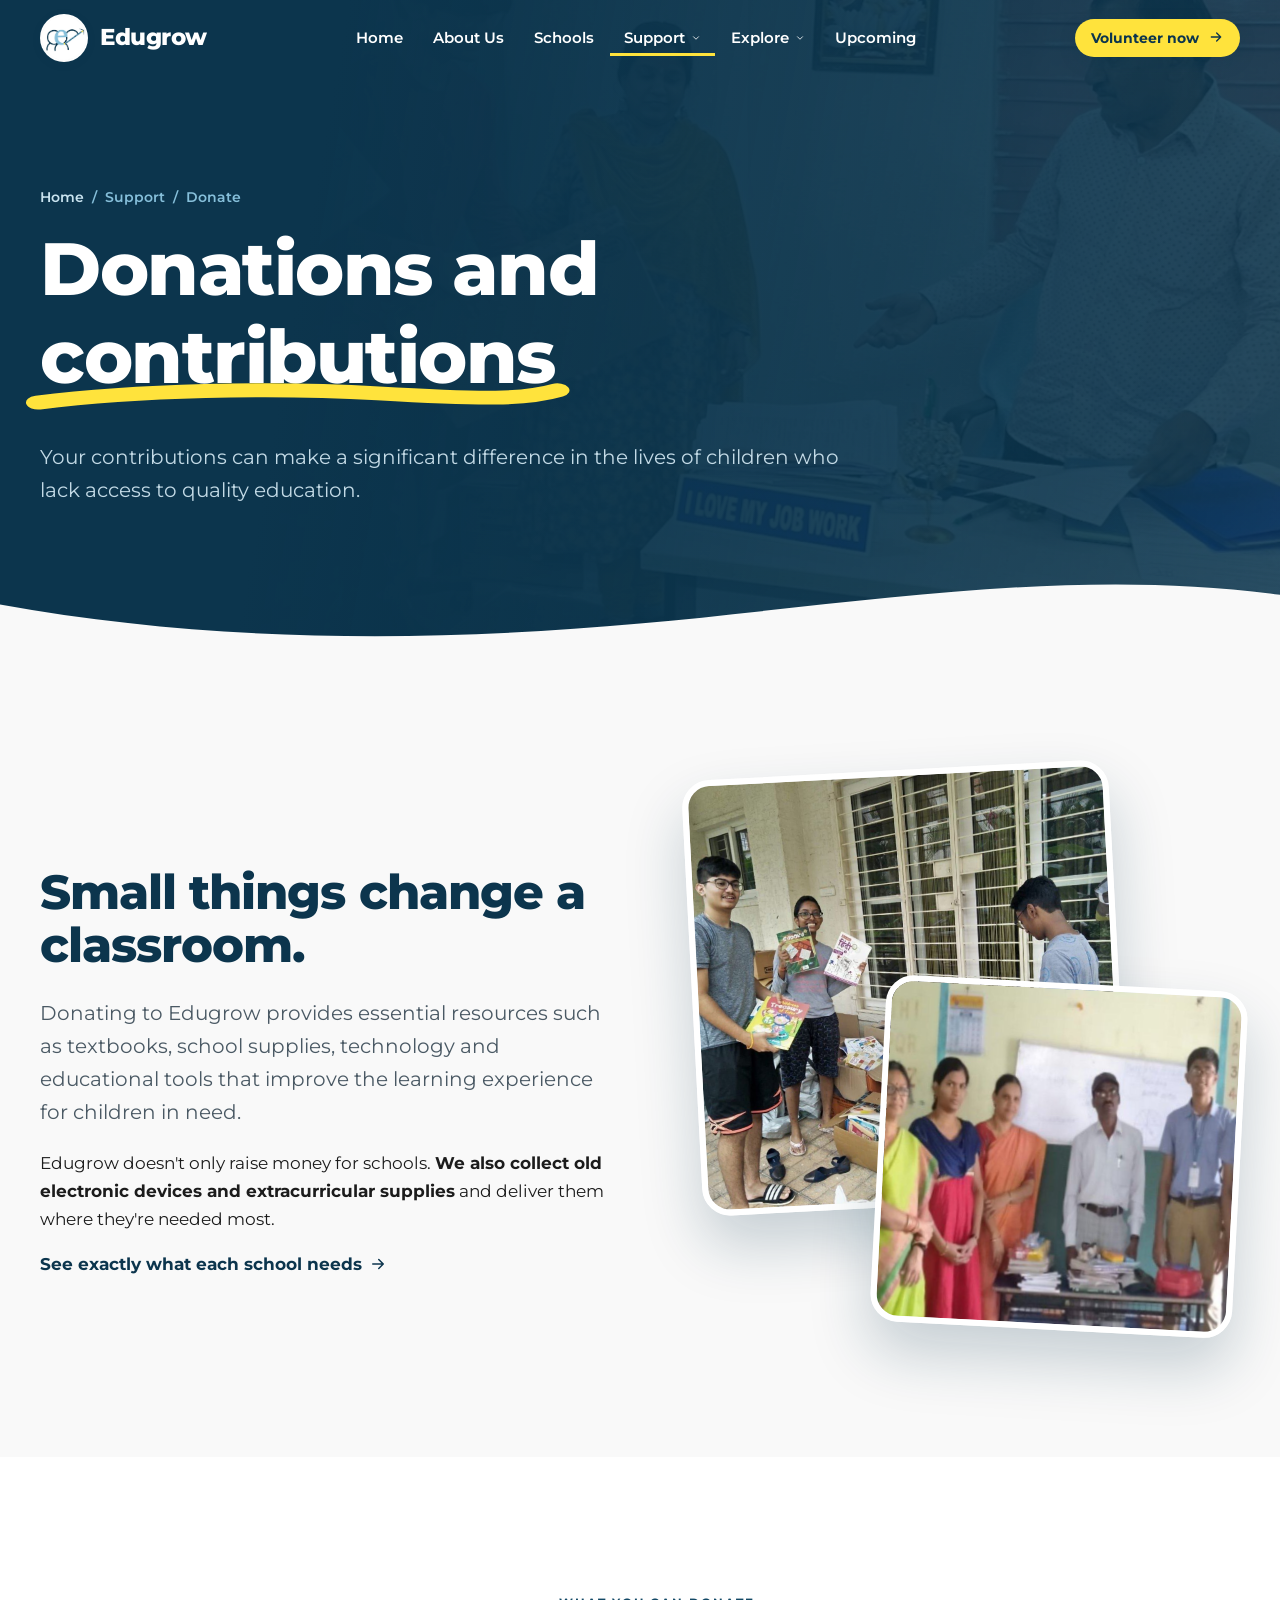
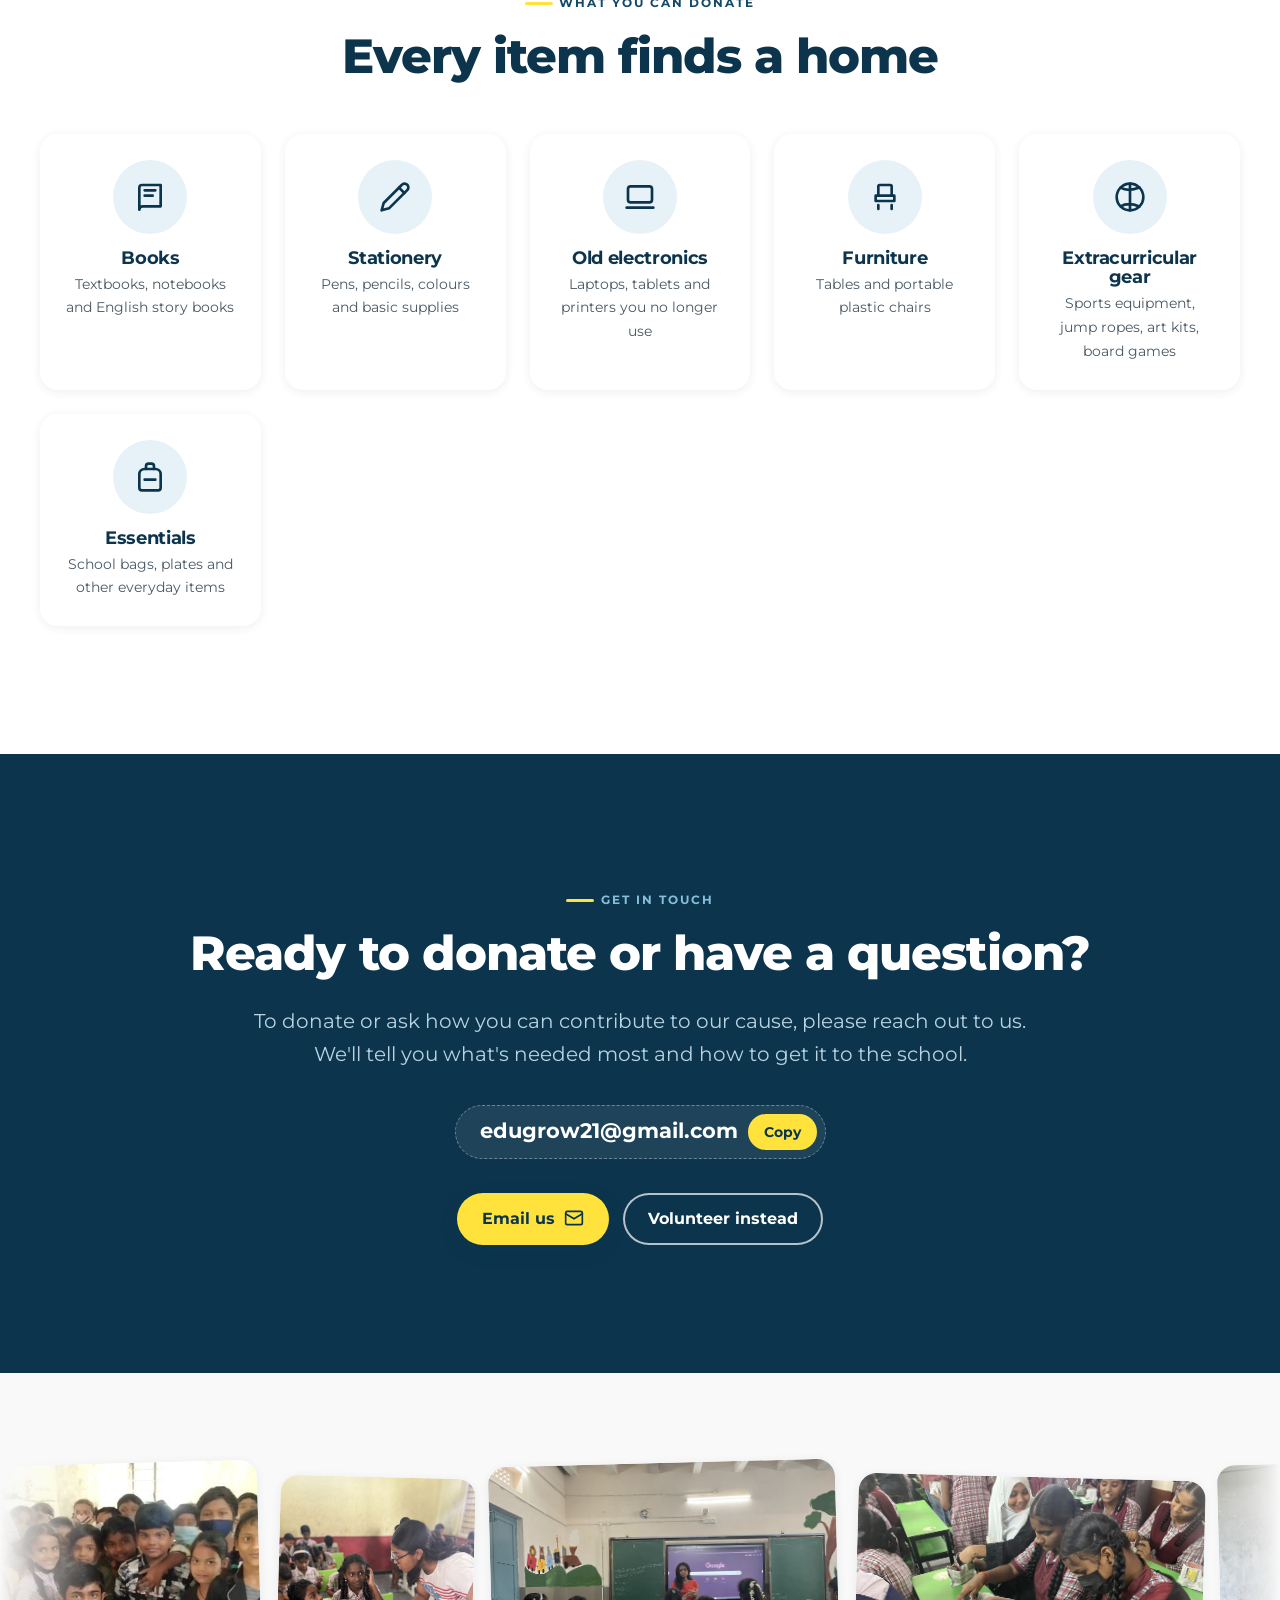
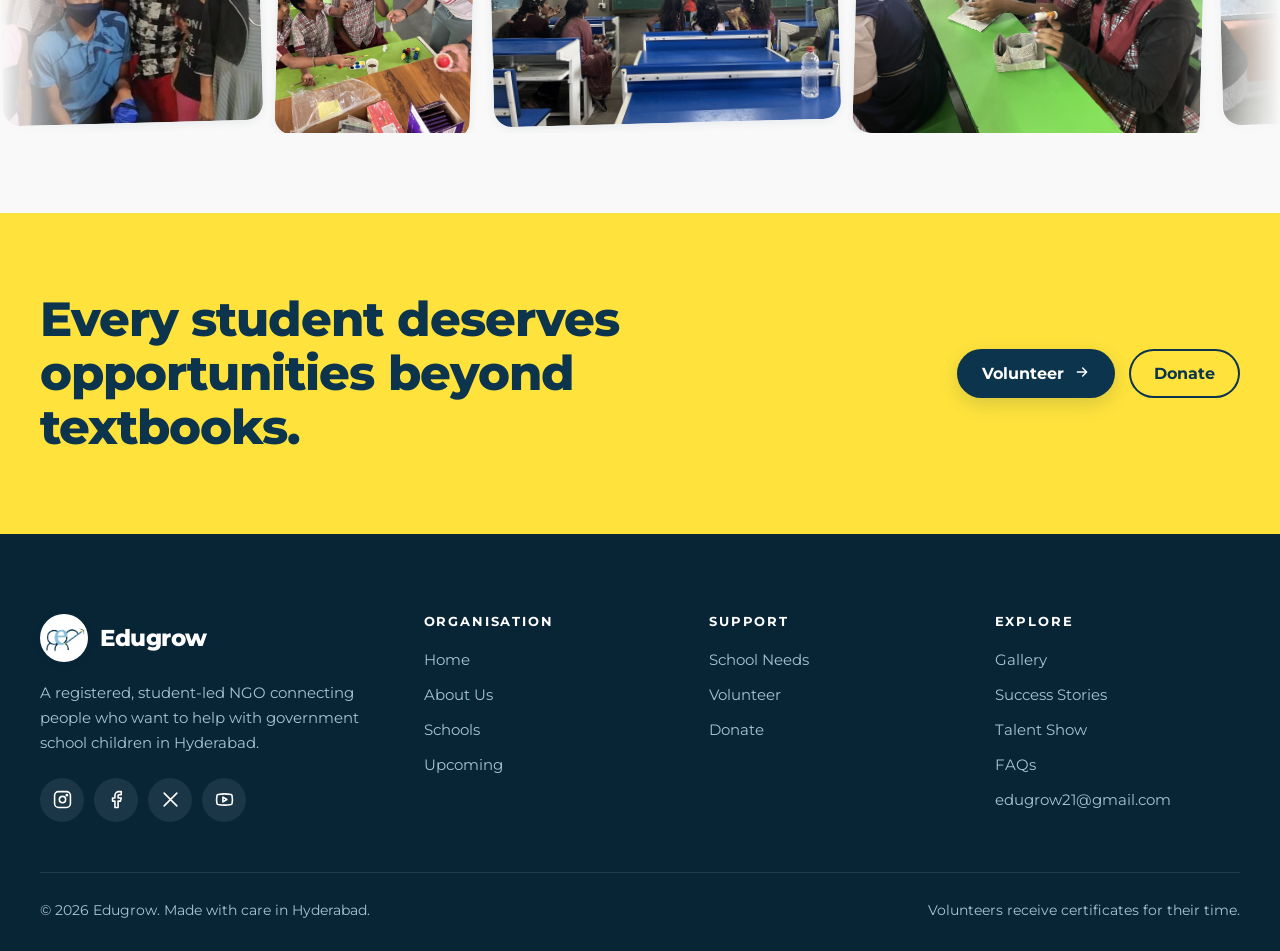
<file: donate.html>
<!doctype html>
<html lang="en">
<head>
  <meta charset="utf-8">
  <meta name="viewport" content="width=device-width, initial-scale=1">
  <title>Donate — Edugrow</title>
  <meta name="description" content="Donate textbooks, school supplies, old electronic devices and extracurricular supplies to government school children through Edugrow.">
  <link rel="icon" href="assets/img/logo.png">
  <link rel="preconnect" href="https://fonts.googleapis.com">
  <link rel="preconnect" href="https://fonts.gstatic.com" crossorigin>
  <link href="https://fonts.googleapis.com/css2?family=Caveat:wght@600;700&family=Montserrat:wght@400;500;600;700;800&display=swap" rel="stylesheet">
  <link rel="stylesheet" href="assets/css/style.css">
  <script src="assets/js/main.js" defer></script>
</head>
<body data-page="donate" class="on-dark">
  <div id="site-header"></div>

  <main id="main">
    <section class="page-hero">
      <div class="bg" data-parallax="0.15" style="background-image:url(assets/img/photos/devices-donation.jpg)"></div>
      <div class="container">
        <nav class="crumbs reveal" aria-label="Breadcrumb"><a href="index.html">Home</a><span>/</span><span>Support</span><span>/</span><span>Donate</span></nav>
        <h1 data-split>Donations and <span class="scribble">contributions</span></h1>
        <p class="lead reveal" style="--d:.5s">Your contributions can make a significant difference in the lives of children who lack access to quality education.</p>
      </div>
      <div class="wave"><svg viewBox="0 0 1440 80" preserveAspectRatio="none"><path fill="currentColor" d="M0 40c240 40 480 40 720 20S1200 0 1440 30v50H0z"/></svg></div>
    </section>

    <section class="section">
      <div class="container split">
        <div>
          <span class="eyebrow reveal">Why give</span>
          <h2 class="reveal">Small things change a classroom.</h2>
          <p class="lead reveal">Donating to Edugrow provides essential resources such as textbooks, school supplies, technology and educational tools that improve the learning experience for children in need.</p>
          <p class="reveal">Edugrow doesn't only raise money for schools. <b>We also collect old electronic devices and extracurricular supplies</b> and deliver them where they're needed most.</p>
          <a class="link-arrow reveal" href="school-needs.html">See exactly what each school needs <span data-icon="arrow" data-size="18"></span></a>
        </div>
        <div class="photo-stack reveal zoom">
          <figure class="p1"><img src="assets/img/photos/books-1.jpg" alt="Volunteers sorting donated books" loading="lazy"></figure>
          <figure class="p2"><img src="assets/img/photos/initiative-1.jpg" alt="Students handing over donated devices to a school" loading="lazy"></figure>
        </div>
      </div>
    </section>

    <section class="section section--white">
      <div class="container">
        <div class="center" style="margin-bottom:50px">
          <span class="eyebrow reveal">What you can donate</span>
          <h2 class="reveal">Every item finds a home</h2>
        </div>
        <div class="grid-auto stagger" style="grid-template-columns:repeat(auto-fill,minmax(220px,1fr))">
          <div class="donate-item"><div class="emoji" data-icon="book" data-size="32"></div><h3>Books</h3><p>Textbooks, notebooks and English story books</p></div>
          <div class="donate-item"><div class="emoji" data-icon="pencil" data-size="32"></div><h3>Stationery</h3><p>Pens, pencils, colours and basic supplies</p></div>
          <div class="donate-item"><div class="emoji" data-icon="laptop" data-size="32"></div><h3>Old electronics</h3><p>Laptops, tablets and printers you no longer use</p></div>
          <div class="donate-item"><div class="emoji" data-icon="chair" data-size="32"></div><h3>Furniture</h3><p>Tables and portable plastic chairs</p></div>
          <div class="donate-item"><div class="emoji" data-icon="ball" data-size="32"></div><h3>Extracurricular gear</h3><p>Sports equipment, jump ropes, art kits, board games</p></div>
          <div class="donate-item"><div class="emoji" data-icon="bag" data-size="32"></div><h3>Essentials</h3><p>School bags, plates and other everyday items</p></div>
        </div>
      </div>
    </section>

    <section class="section section--navy" style="overflow:hidden">
      <div class="container center">
        <span class="eyebrow reveal">Get in touch</span>
        <h2 class="reveal">Ready to donate or have a question?</h2>
        <p class="lead reveal">To donate or ask how you can contribute to our cause, please reach out to us. We'll tell you what's needed most and how to get it to the school.</p>
        <div class="reveal" style="display:flex;justify-content:center;margin:34px 0">
          <div class="email-box"><a data-email></a><button class="copy-btn" data-copy="edugrow21@gmail.com">Copy</button></div>
        </div>
        <div class="btn-row reveal"><a class="btn" data-email data-magnetic>Email us <span class="arrow" data-icon="mail"></span></a><a class="btn btn--ghost" href="volunteer.html">Volunteer instead</a></div>
      </div>
    </section>

    <section class="section--tight">
      <div class="marquee marquee--rev">
        <div class="marquee-track">
          <img src="assets/img/photos/books-3.jpg" alt="Students with donated books" loading="lazy">
          <img src="assets/img/photos/diya-10.jpg" alt="Students painting diyas" loading="lazy">
          <img src="assets/img/photos/ups-tech-6.jpg" alt="Students learning on a smart board" loading="lazy">
          <img src="assets/img/photos/infragreen-1.jpg" alt="Students at NATCO school" loading="lazy">
          <img src="assets/img/photos/origami-5.jpg" alt="A student with an origami creation" loading="lazy">
          <img src="assets/img/photos/manikonda-2.jpg" alt="A classroom of students" loading="lazy">
        </div>
      </div>
    </section>
  </main>

  <div id="site-footer"></div>
</body>
</html>
</file>
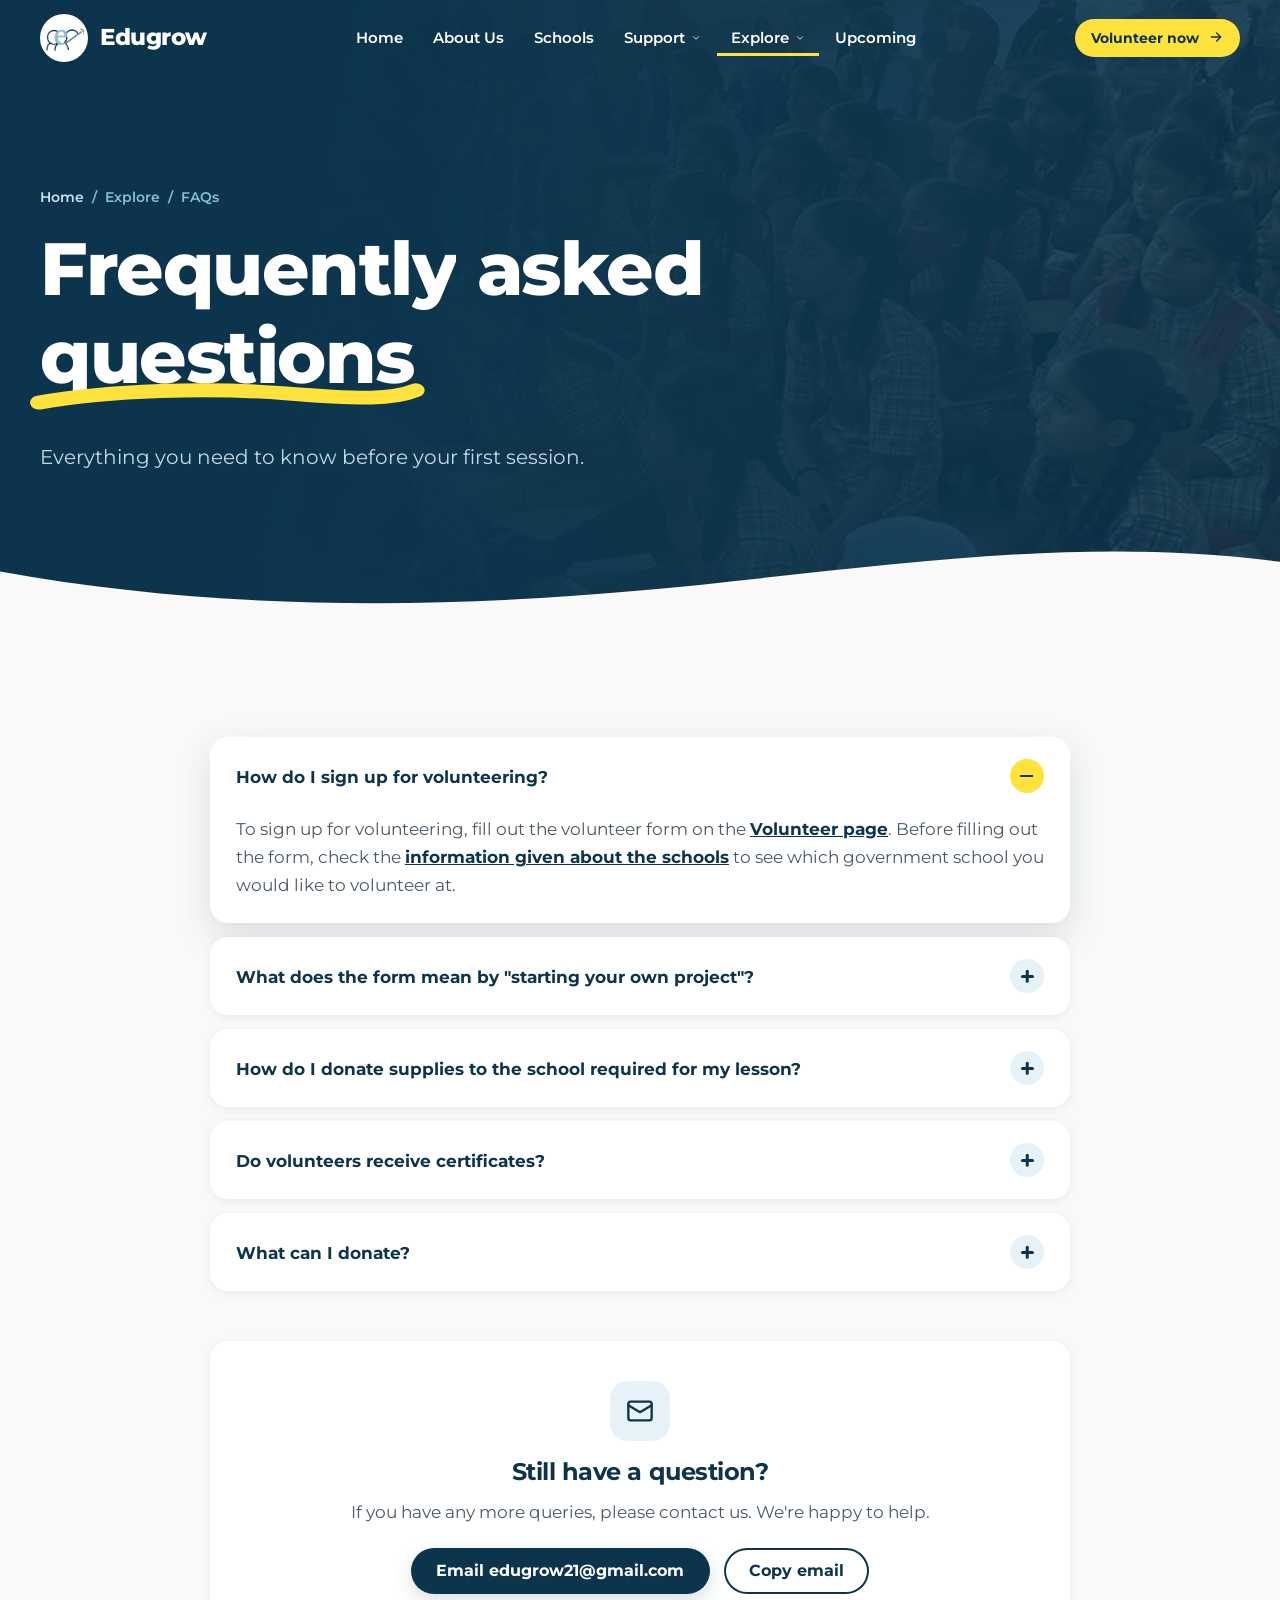
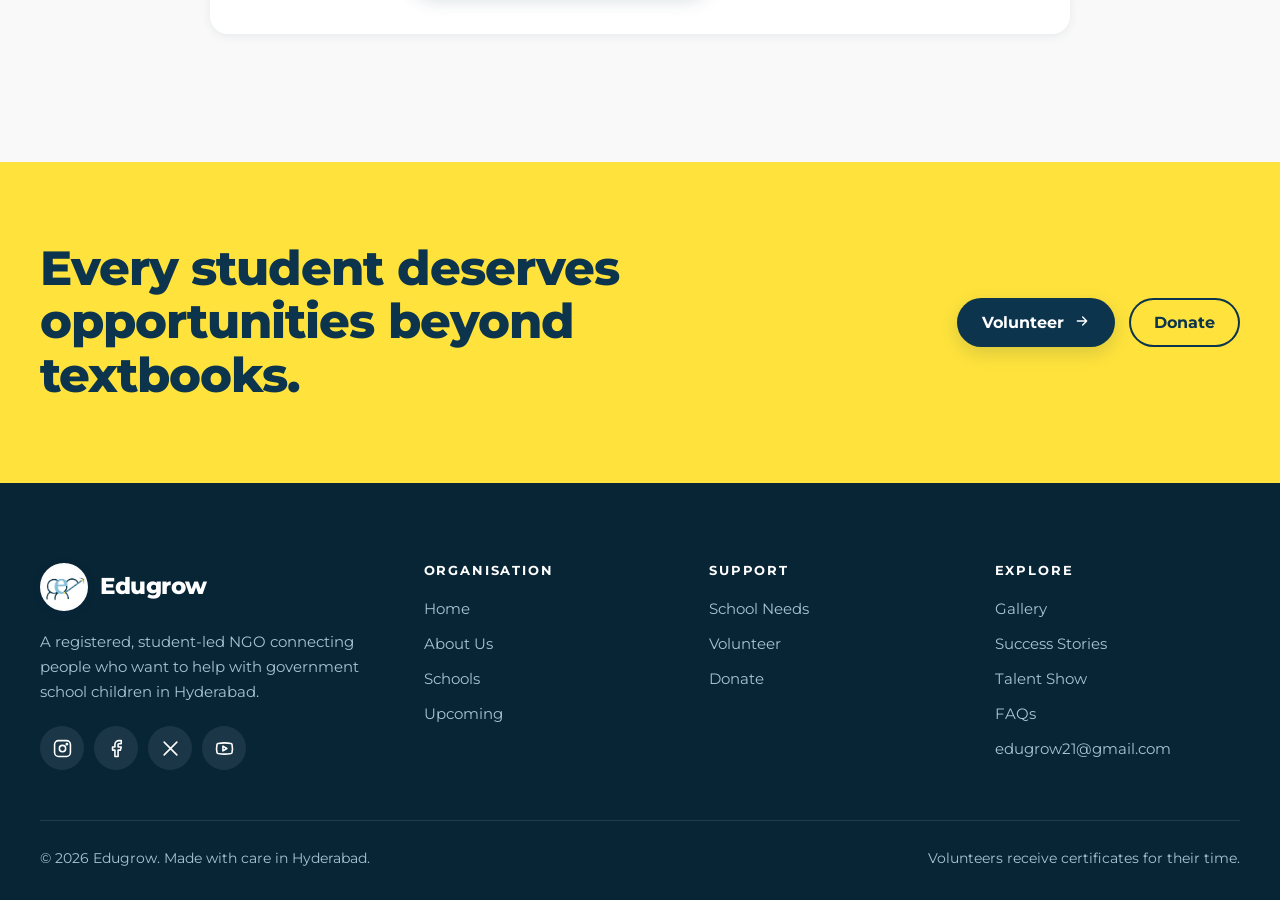
<file: faqs.html>
<!doctype html>
<html lang="en">
<head>
  <meta charset="utf-8">
  <meta name="viewport" content="width=device-width, initial-scale=1">
  <title>FAQs — Edugrow</title>
  <meta name="description" content="Frequently asked questions about volunteering and donating with Edugrow.">
  <link rel="icon" href="assets/img/logo.png">
  <link rel="preconnect" href="https://fonts.googleapis.com">
  <link rel="preconnect" href="https://fonts.gstatic.com" crossorigin>
  <link href="https://fonts.googleapis.com/css2?family=Caveat:wght@600;700&family=Montserrat:wght@400;500;600;700;800&display=swap" rel="stylesheet">
  <link rel="stylesheet" href="assets/css/style.css">
  <script src="assets/js/main.js" defer></script>
</head>
<body data-page="faqs" class="on-dark">
  <div id="site-header"></div>

  <main id="main">
    <section class="page-hero">
      <div class="bg" data-parallax="0.15" style="background-image:url(assets/img/photos/psychology-5.jpg)"></div>
      <div class="container">
        <nav class="crumbs reveal" aria-label="Breadcrumb"><a href="index.html">Home</a><span>/</span><span>Explore</span><span>/</span><span>FAQs</span></nav>
        <h1 data-split>Frequently asked <span class="scribble">questions</span></h1>
        <p class="lead reveal" style="--d:.5s">Everything you need to know before your first session.</p>
      </div>
      <div class="wave"><svg viewBox="0 0 1440 80" preserveAspectRatio="none"><path fill="currentColor" d="M0 40c240 40 480 40 720 20S1200 0 1440 30v50H0z"/></svg></div>
    </section>

    <section class="section">
      <div class="container" style="max-width:860px">
        <div class="accordion stagger">
          <div class="acc is-open"><button>How do I sign up for volunteering? <span class="pm"></span></button><div class="panel"><div><p>To sign up for volunteering, fill out the volunteer form on the <a href="volunteer.html">Volunteer page</a>. Before filling out the form, check the <a href="schools.html">information given about the schools</a> to see which government school you would like to volunteer at.</p></div></div></div>
          <div class="acc"><button>What does the form mean by "starting your own project"? <span class="pm"></span></button><div class="panel"><div><p>Selecting "starting your own project" means that you would like to help the government school through your own project rather than through a lesson. For example, you can start a project to set up murals, start a dance competition, and more.</p></div></div></div>
          <div class="acc"><button>How do I donate supplies to the school required for my lesson? <span class="pm"></span></button><div class="panel"><div><p>If your lesson requires certain supplies that the school does not have, get in contact with <a data-email></a> or contact your supervisor after filling out the form.</p></div></div></div>
          <div class="acc"><button>Do volunteers receive certificates? <span class="pm"></span></button><div class="panel"><div><p>Yes, all volunteers receive certificates!</p></div></div></div>
          <div class="acc"><button>What can I donate? <span class="pm"></span></button><div class="panel"><div><p>Books, stationery, tables, plates, old electronic devices and extracurricular supplies. See the <a href="school-needs.html">School Needs</a> page for what each school needs right now, or read more on the <a href="donate.html">Donate</a> page.</p></div></div></div>
        </div>

        <div class="card reveal center" style="margin-top:50px;padding:40px">
          <div class="ico-lg" data-icon="mail" data-size="28" style="margin-inline:auto"></div>
          <h3>Still have a question?</h3>
          <p style="margin-bottom:22px">If you have any more queries, please contact us. We're happy to help.</p>
          <div class="btn-row" style="justify-content:center"><a class="btn btn--navy" data-email>Email edugrow21@gmail.com</a><button class="btn btn--outline" data-copy="edugrow21@gmail.com">Copy email</button></div>
        </div>
      </div>
    </section>
  </main>

  <div id="site-footer"></div>
</body>
</html>
</file>
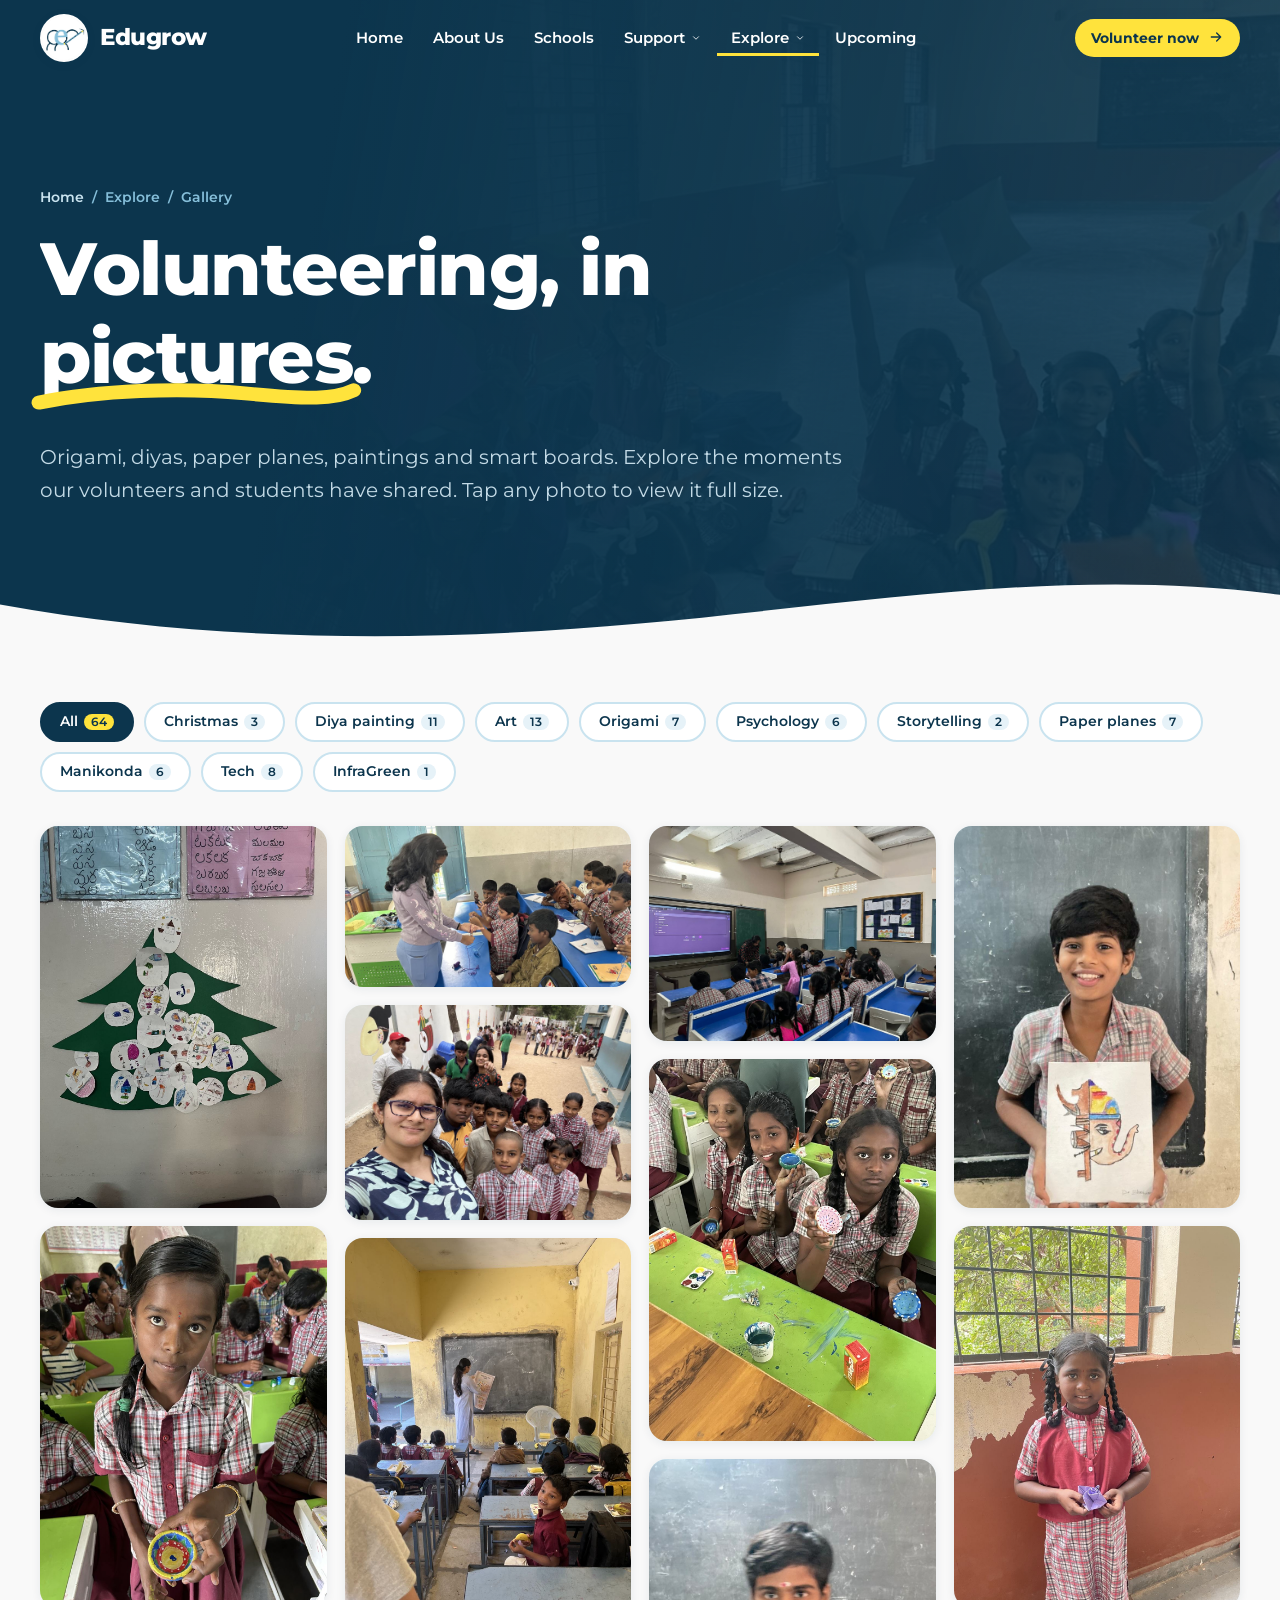
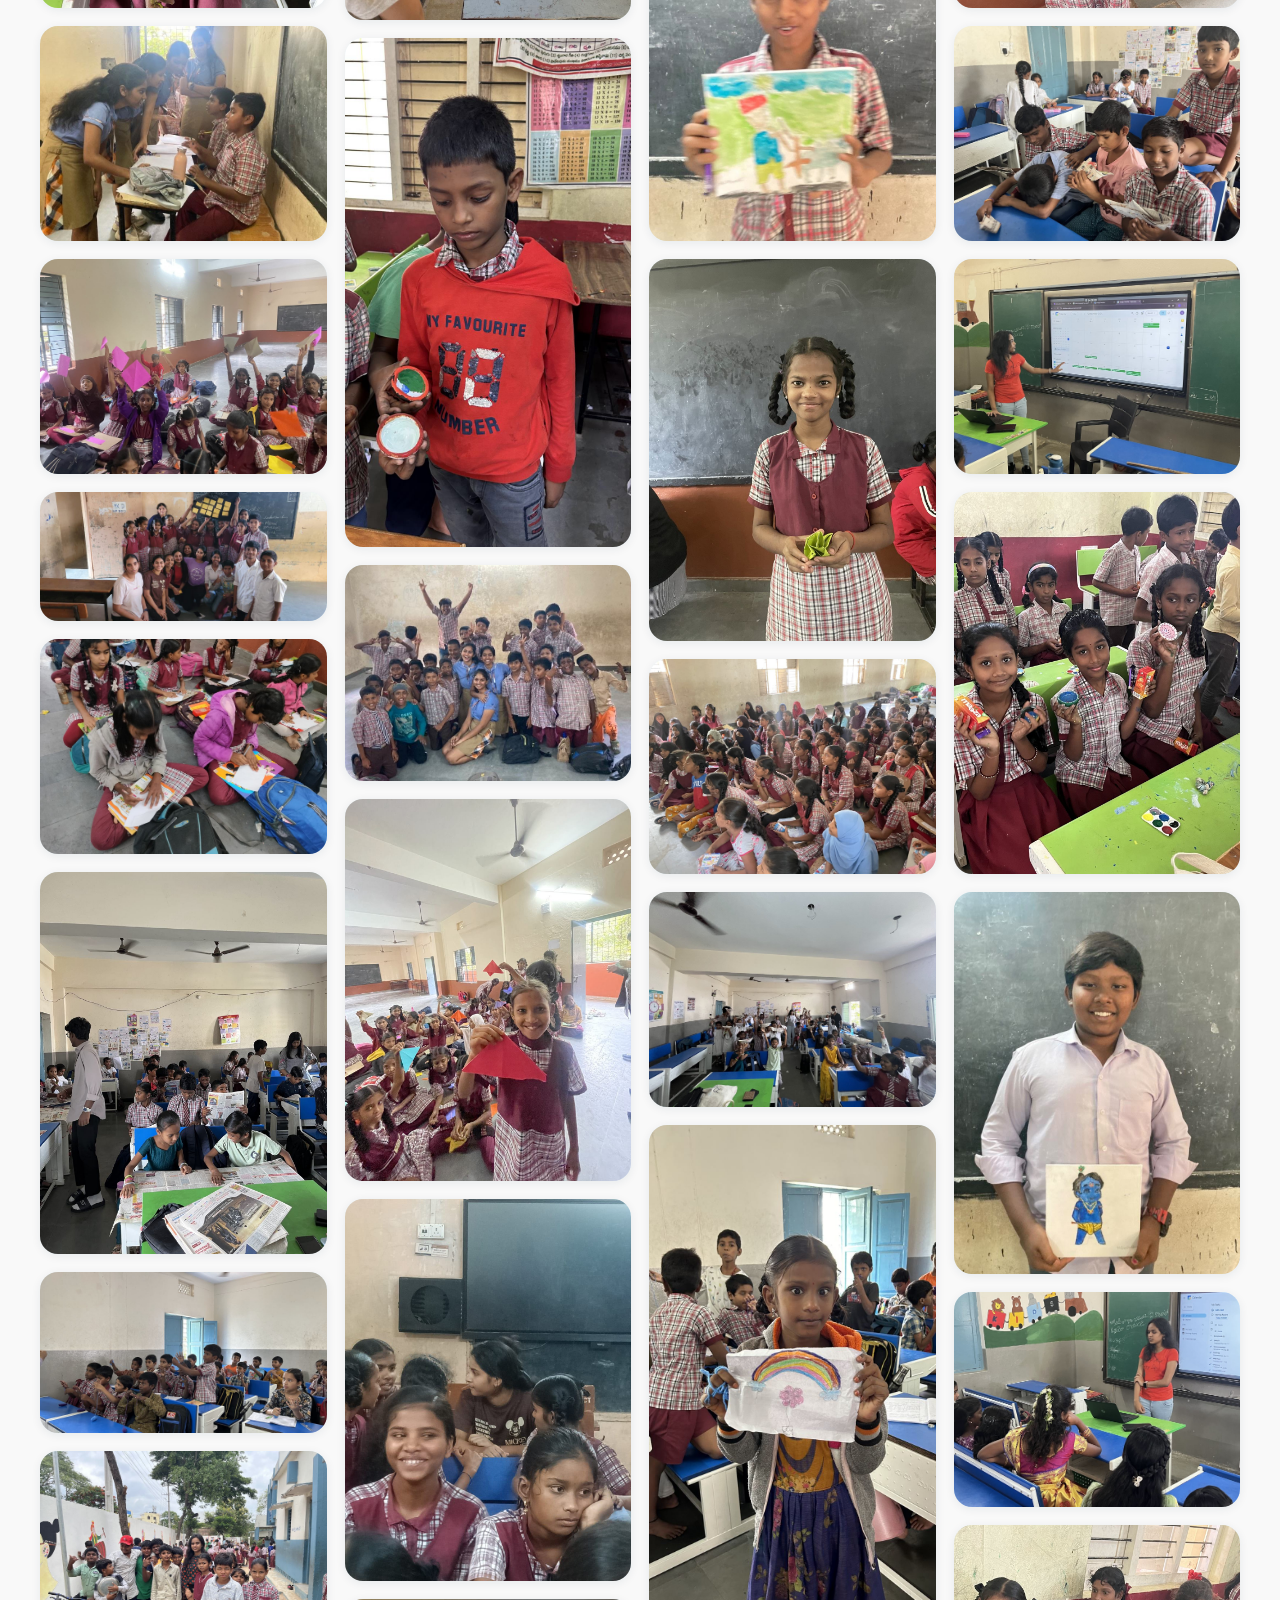
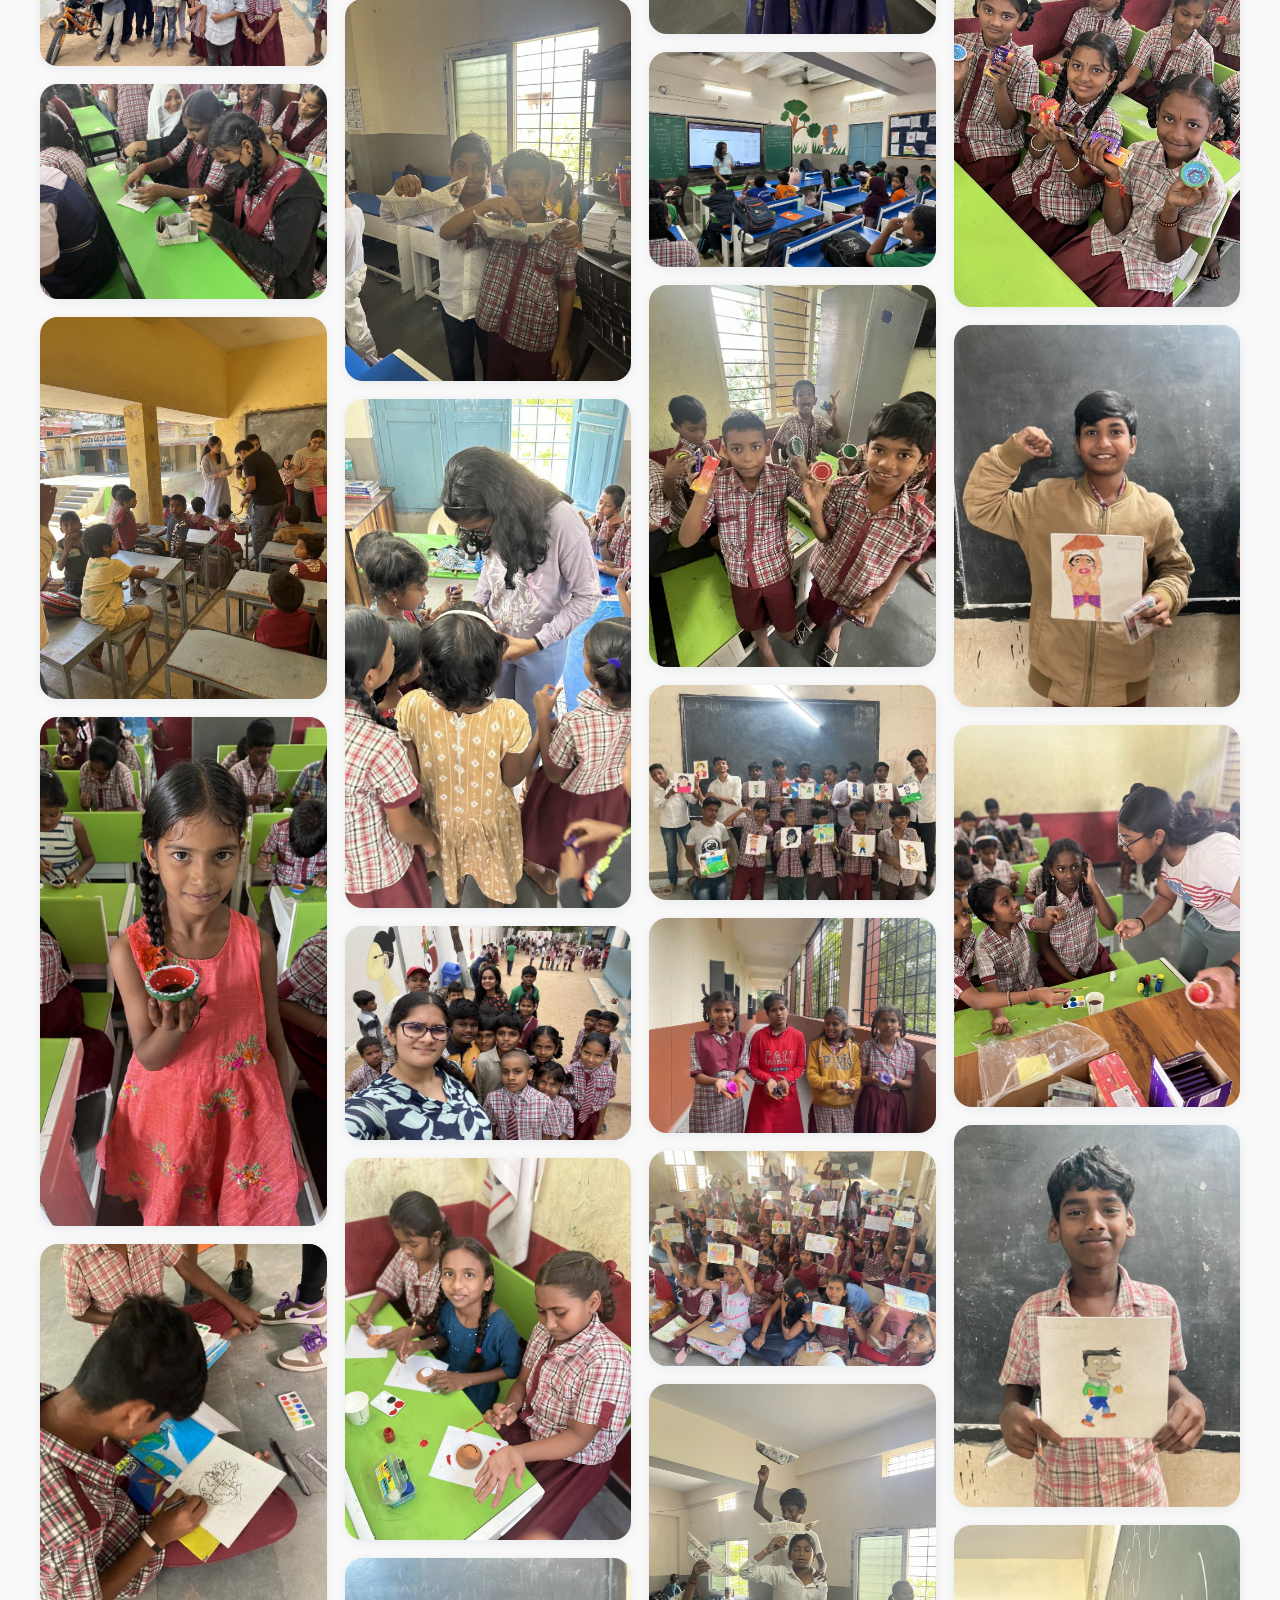
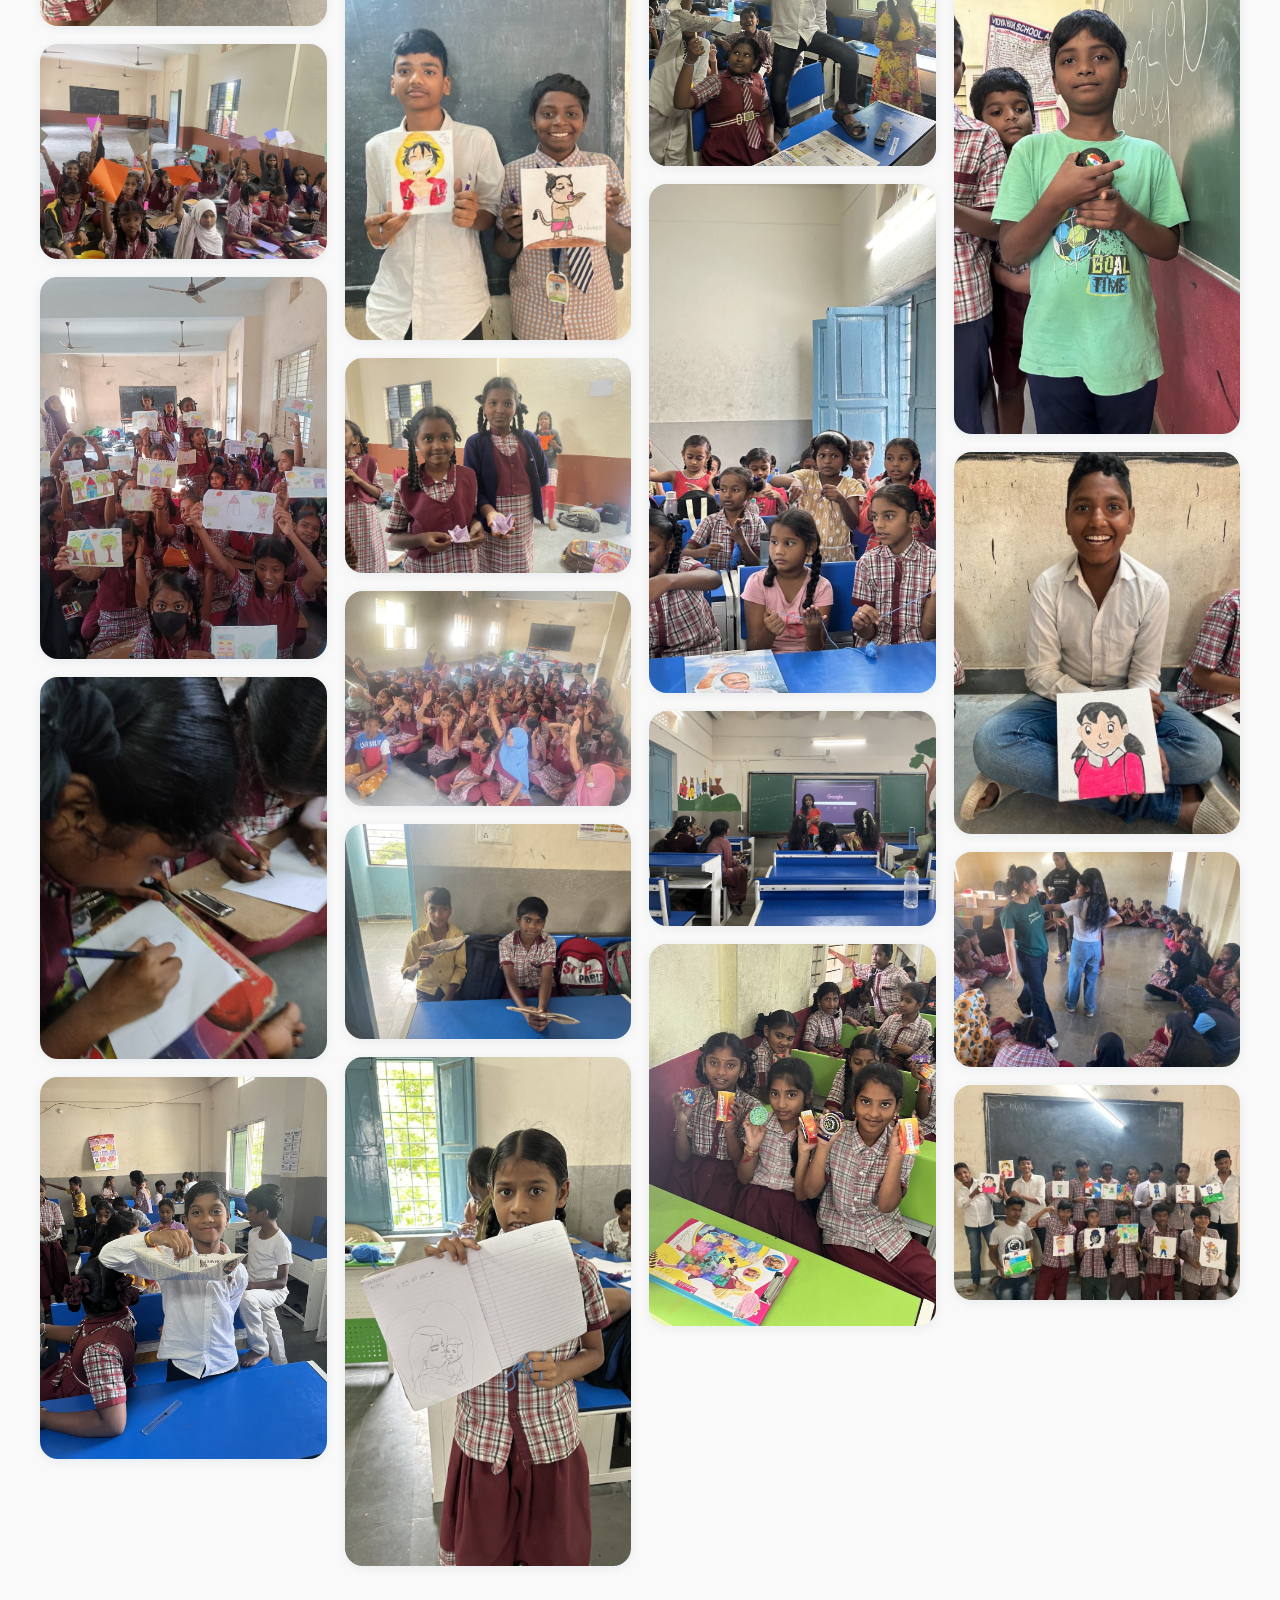
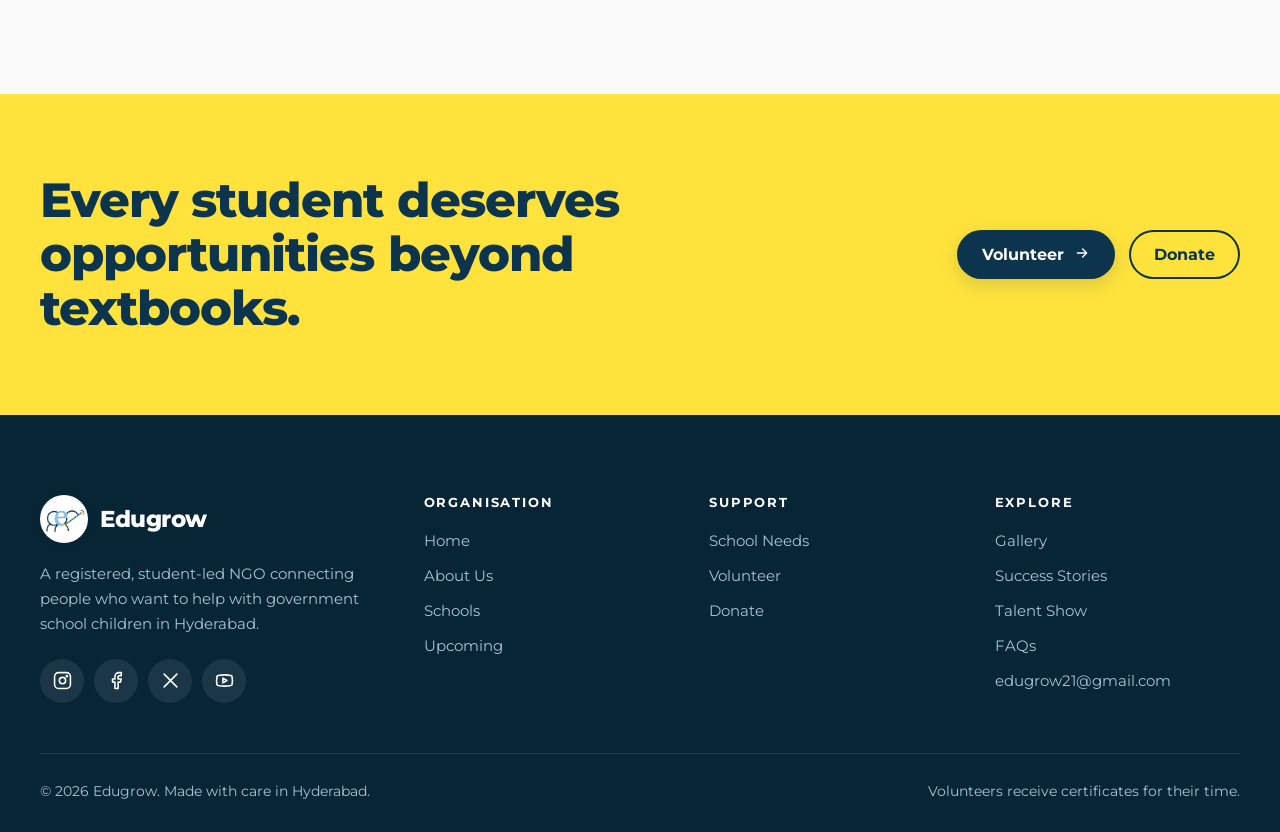
<file: gallery.html>
<!doctype html>
<html lang="en">
<head>
  <meta charset="utf-8">
  <meta name="viewport" content="width=device-width, initial-scale=1">
  <title>Gallery — Edugrow</title>
  <meta name="description" content="Photos from Edugrow volunteering sessions and events at government schools in Hyderabad.">
  <link rel="icon" href="assets/img/logo.png">
  <link rel="preconnect" href="https://fonts.googleapis.com">
  <link rel="preconnect" href="https://fonts.gstatic.com" crossorigin>
  <link href="https://fonts.googleapis.com/css2?family=Caveat:wght@600;700&family=Montserrat:wght@400;500;600;700;800&display=swap" rel="stylesheet">
  <link rel="stylesheet" href="assets/css/style.css">
  <script src="assets/js/main.js" defer></script>
</head>
<body data-page="gallery" class="on-dark">
  <div id="site-header"></div>

  <main id="main">
    <section class="page-hero">
      <div class="bg" data-parallax="0.15" style="background-image:url(assets/img/photos/origami-1.jpg)"></div>
      <div class="container">
        <nav class="crumbs reveal" aria-label="Breadcrumb"><a href="index.html">Home</a><span>/</span><span>Explore</span><span>/</span><span>Gallery</span></nav>
        <h1 data-split>Volunteering, in <span class="scribble">pictures</span>.</h1>
        <p class="lead reveal" style="--d:.5s">Origami, diyas, paper planes, paintings and smart boards. Explore the moments our volunteers and students have shared. Tap any photo to view it full size.</p>
      </div>
      <div class="wave"><svg viewBox="0 0 1440 80" preserveAspectRatio="none"><path fill="currentColor" d="M0 40c240 40 480 40 720 20S1200 0 1440 30v50H0z"/></svg></div>
    </section>

    <section class="section" style="padding-top:60px">
      <div class="container">
        <div class="chips reveal" data-filter-group="#gallery" data-counts style="margin-bottom:34px">
            <button class="chip is-active" data-filter="all" aria-pressed="true">All</button>
            <button class="chip" data-filter="christmas" aria-pressed="false">Christmas</button>
            <button class="chip" data-filter="diya" aria-pressed="false">Diya painting</button>
            <button class="chip" data-filter="natco-art" aria-pressed="false">Art</button>
            <button class="chip" data-filter="origami" aria-pressed="false">Origami</button>
            <button class="chip" data-filter="psychology" aria-pressed="false">Psychology</button>
            <button class="chip" data-filter="story" aria-pressed="false">Storytelling</button>
            <button class="chip" data-filter="mpps-art" aria-pressed="false">Paper planes</button>
            <button class="chip" data-filter="manikonda" aria-pressed="false">Manikonda</button>
            <button class="chip" data-filter="ups-tech" aria-pressed="false">Tech</button>
            <button class="chip" data-filter="infragreen" aria-pressed="false">InfraGreen</button>
        </div>
        <div>
          <div class="masonry" id="gallery" data-lightbox>
          <figure data-tags="christmas"><img src="assets/img/photos/christmas-1.jpg" alt="A Very Merry Christmas event, Nekhnampur" loading="lazy"><figcaption>A Very Merry Christmas event, Nekhnampur</figcaption></figure>
          <figure data-tags="diya"><img src="assets/img/photos/diya-1.jpg" alt="Diya Painting Workshop, MPPS Kondapur" loading="lazy"><figcaption>Diya Painting Workshop, MPPS Kondapur</figcaption></figure>
          <figure data-tags="natco-art"><img src="assets/img/photos/natco-art-1.jpg" alt="Art session at NATCO school, Kukatpally" loading="lazy"><figcaption>Art session at NATCO school, Kukatpally</figcaption></figure>
          <figure data-tags="origami"><img src="assets/img/photos/origami-1.jpg" alt="Origami session at NATCO school" loading="lazy"><figcaption>Origami session at NATCO school</figcaption></figure>
          <figure data-tags="psychology"><img src="assets/img/photos/psychology-1.jpg" alt="Psychology session at NATCO school" loading="lazy"><figcaption>Psychology session at NATCO school</figcaption></figure>
          <figure data-tags="story"><img src="assets/img/photos/story-1.jpg" alt="Story formation session with Nandini, NATCO" loading="lazy"><figcaption>Story formation session with Nandini, NATCO</figcaption></figure>
          <figure data-tags="mpps-art"><img src="assets/img/photos/mpps-art-1.jpg" alt="Art session at MPPS Manikonda" loading="lazy"><figcaption>Art session at MPPS Manikonda</figcaption></figure>
          <figure data-tags="manikonda"><img src="assets/img/photos/manikonda-1.jpg" alt="Sessions at Manikonda Weaker school" loading="lazy"><figcaption>Sessions at Manikonda Weaker school</figcaption></figure>
          <figure data-tags="ups-tech"><img src="assets/img/photos/ups-tech-1.jpg" alt="Tech sessions at UPS Gandipet" loading="lazy"><figcaption>Tech sessions at UPS Gandipet</figcaption></figure>
          <figure data-tags="infragreen"><img src="assets/img/photos/infragreen-1.jpg" alt="Edugrow × InfraGreen at NATCO" loading="lazy"><figcaption>Edugrow × InfraGreen at NATCO</figcaption></figure>
          <figure data-tags="christmas"><img src="assets/img/photos/christmas-2.jpg" alt="A Very Merry Christmas event, Nekhnampur" loading="lazy"><figcaption>A Very Merry Christmas event, Nekhnampur</figcaption></figure>
          <figure data-tags="diya"><img src="assets/img/photos/diya-2.jpg" alt="Diya Painting Workshop, MPPS Kondapur" loading="lazy"><figcaption>Diya Painting Workshop, MPPS Kondapur</figcaption></figure>
          <figure data-tags="natco-art"><img src="assets/img/photos/natco-art-2.jpg" alt="Art session at NATCO school, Kukatpally" loading="lazy"><figcaption>Art session at NATCO school, Kukatpally</figcaption></figure>
          <figure data-tags="origami"><img src="assets/img/photos/origami-2.jpg" alt="Origami session at NATCO school" loading="lazy"><figcaption>Origami session at NATCO school</figcaption></figure>
          <figure data-tags="psychology"><img src="assets/img/photos/psychology-2.jpg" alt="Psychology session at NATCO school" loading="lazy"><figcaption>Psychology session at NATCO school</figcaption></figure>
          <figure data-tags="story"><img src="assets/img/photos/story-2.jpg" alt="Story formation session with Nandini, NATCO" loading="lazy"><figcaption>Story formation session with Nandini, NATCO</figcaption></figure>
          <figure data-tags="mpps-art"><img src="assets/img/photos/mpps-art-2.jpg" alt="Art session at MPPS Manikonda" loading="lazy"><figcaption>Art session at MPPS Manikonda</figcaption></figure>
          <figure data-tags="manikonda"><img src="assets/img/photos/manikonda-2.jpg" alt="Sessions at Manikonda Weaker school" loading="lazy"><figcaption>Sessions at Manikonda Weaker school</figcaption></figure>
          <figure data-tags="ups-tech"><img src="assets/img/photos/ups-tech-2.jpg" alt="Tech sessions at UPS Gandipet" loading="lazy"><figcaption>Tech sessions at UPS Gandipet</figcaption></figure>
          <figure data-tags="christmas"><img src="assets/img/photos/christmas-3.jpg" alt="A Very Merry Christmas event, Nekhnampur" loading="lazy"><figcaption>A Very Merry Christmas event, Nekhnampur</figcaption></figure>
          <figure data-tags="diya"><img src="assets/img/photos/diya-3.jpg" alt="Diya Painting Workshop, MPPS Kondapur" loading="lazy"><figcaption>Diya Painting Workshop, MPPS Kondapur</figcaption></figure>
          <figure data-tags="natco-art"><img src="assets/img/photos/natco-art-3.jpg" alt="Art session at NATCO school, Kukatpally" loading="lazy"><figcaption>Art session at NATCO school, Kukatpally</figcaption></figure>
          <figure data-tags="origami"><img src="assets/img/photos/origami-3.jpg" alt="Origami session at NATCO school" loading="lazy"><figcaption>Origami session at NATCO school</figcaption></figure>
          <figure data-tags="psychology"><img src="assets/img/photos/psychology-3.jpg" alt="Psychology session at NATCO school" loading="lazy"><figcaption>Psychology session at NATCO school</figcaption></figure>
          <figure data-tags="mpps-art"><img src="assets/img/photos/mpps-art-3.jpg" alt="Art session at MPPS Manikonda" loading="lazy"><figcaption>Art session at MPPS Manikonda</figcaption></figure>
          <figure data-tags="manikonda"><img src="assets/img/photos/manikonda-3.jpg" alt="Sessions at Manikonda Weaker school" loading="lazy"><figcaption>Sessions at Manikonda Weaker school</figcaption></figure>
          <figure data-tags="ups-tech"><img src="assets/img/photos/ups-tech-3.jpg" alt="Tech sessions at UPS Gandipet" loading="lazy"><figcaption>Tech sessions at UPS Gandipet</figcaption></figure>
          <figure data-tags="diya"><img src="assets/img/photos/diya-4.jpg" alt="Diya Painting Workshop, MPPS Kondapur" loading="lazy"><figcaption>Diya Painting Workshop, MPPS Kondapur</figcaption></figure>
          <figure data-tags="natco-art"><img src="assets/img/photos/natco-art-4.jpg" alt="Art session at NATCO school, Kukatpally" loading="lazy"><figcaption>Art session at NATCO school, Kukatpally</figcaption></figure>
          <figure data-tags="origami"><img src="assets/img/photos/origami-4.jpg" alt="Origami session at NATCO school" loading="lazy"><figcaption>Origami session at NATCO school</figcaption></figure>
          <figure data-tags="psychology"><img src="assets/img/photos/psychology-4.jpg" alt="Psychology session at NATCO school" loading="lazy"><figcaption>Psychology session at NATCO school</figcaption></figure>
          <figure data-tags="mpps-art"><img src="assets/img/photos/mpps-art-4.jpg" alt="Art session at MPPS Manikonda" loading="lazy"><figcaption>Art session at MPPS Manikonda</figcaption></figure>
          <figure data-tags="manikonda"><img src="assets/img/photos/manikonda-4.jpg" alt="Sessions at Manikonda Weaker school" loading="lazy"><figcaption>Sessions at Manikonda Weaker school</figcaption></figure>
          <figure data-tags="ups-tech"><img src="assets/img/photos/ups-tech-4.jpg" alt="Tech sessions at UPS Gandipet" loading="lazy"><figcaption>Tech sessions at UPS Gandipet</figcaption></figure>
          <figure data-tags="diya"><img src="assets/img/photos/diya-5.jpg" alt="Diya Painting Workshop, MPPS Kondapur" loading="lazy"><figcaption>Diya Painting Workshop, MPPS Kondapur</figcaption></figure>
          <figure data-tags="natco-art"><img src="assets/img/photos/natco-art-5.jpg" alt="Art session at NATCO school, Kukatpally" loading="lazy"><figcaption>Art session at NATCO school, Kukatpally</figcaption></figure>
          <figure data-tags="origami"><img src="assets/img/photos/origami-5.jpg" alt="Origami session at NATCO school" loading="lazy"><figcaption>Origami session at NATCO school</figcaption></figure>
          <figure data-tags="psychology"><img src="assets/img/photos/psychology-5.jpg" alt="Psychology session at NATCO school" loading="lazy"><figcaption>Psychology session at NATCO school</figcaption></figure>
          <figure data-tags="mpps-art"><img src="assets/img/photos/mpps-art-5.jpg" alt="Art session at MPPS Manikonda" loading="lazy"><figcaption>Art session at MPPS Manikonda</figcaption></figure>
          <figure data-tags="manikonda"><img src="assets/img/photos/manikonda-5.jpg" alt="Sessions at Manikonda Weaker school" loading="lazy"><figcaption>Sessions at Manikonda Weaker school</figcaption></figure>
          <figure data-tags="ups-tech"><img src="assets/img/photos/ups-tech-5.jpg" alt="Tech sessions at UPS Gandipet" loading="lazy"><figcaption>Tech sessions at UPS Gandipet</figcaption></figure>
          <figure data-tags="diya"><img src="assets/img/photos/diya-6.jpg" alt="Diya Painting Workshop, MPPS Kondapur" loading="lazy"><figcaption>Diya Painting Workshop, MPPS Kondapur</figcaption></figure>
          <figure data-tags="natco-art"><img src="assets/img/photos/natco-art-6.jpg" alt="Art session at NATCO school, Kukatpally" loading="lazy"><figcaption>Art session at NATCO school, Kukatpally</figcaption></figure>
          <figure data-tags="origami"><img src="assets/img/photos/origami-6.jpg" alt="Origami session at NATCO school" loading="lazy"><figcaption>Origami session at NATCO school</figcaption></figure>
          <figure data-tags="psychology"><img src="assets/img/photos/psychology-6.jpg" alt="Psychology session at NATCO school" loading="lazy"><figcaption>Psychology session at NATCO school</figcaption></figure>
          <figure data-tags="mpps-art"><img src="assets/img/photos/mpps-art-6.jpg" alt="Art session at MPPS Manikonda" loading="lazy"><figcaption>Art session at MPPS Manikonda</figcaption></figure>
          <figure data-tags="manikonda"><img src="assets/img/photos/manikonda-6.jpg" alt="Sessions at Manikonda Weaker school" loading="lazy"><figcaption>Sessions at Manikonda Weaker school</figcaption></figure>
          <figure data-tags="ups-tech"><img src="assets/img/photos/ups-tech-6.jpg" alt="Tech sessions at UPS Gandipet" loading="lazy"><figcaption>Tech sessions at UPS Gandipet</figcaption></figure>
          <figure data-tags="diya"><img src="assets/img/photos/diya-7.jpg" alt="Diya Painting Workshop, MPPS Kondapur" loading="lazy"><figcaption>Diya Painting Workshop, MPPS Kondapur</figcaption></figure>
          <figure data-tags="natco-art"><img src="assets/img/photos/natco-art-7.jpg" alt="Art session at NATCO school, Kukatpally" loading="lazy"><figcaption>Art session at NATCO school, Kukatpally</figcaption></figure>
          <figure data-tags="origami"><img src="assets/img/photos/origami-7.jpg" alt="Origami session at NATCO school" loading="lazy"><figcaption>Origami session at NATCO school</figcaption></figure>
          <figure data-tags="mpps-art"><img src="assets/img/photos/mpps-art-7.jpg" alt="Art session at MPPS Manikonda" loading="lazy"><figcaption>Art session at MPPS Manikonda</figcaption></figure>
          <figure data-tags="ups-tech"><img src="assets/img/photos/ups-tech-7.jpg" alt="Tech sessions at UPS Gandipet" loading="lazy"><figcaption>Tech sessions at UPS Gandipet</figcaption></figure>
          <figure data-tags="diya"><img src="assets/img/photos/diya-8.jpg" alt="Diya Painting Workshop, MPPS Kondapur" loading="lazy"><figcaption>Diya Painting Workshop, MPPS Kondapur</figcaption></figure>
          <figure data-tags="natco-art"><img src="assets/img/photos/natco-art-8.jpg" alt="Art session at NATCO school, Kukatpally" loading="lazy"><figcaption>Art session at NATCO school, Kukatpally</figcaption></figure>
          <figure data-tags="ups-tech"><img src="assets/img/photos/ups-tech-8.jpg" alt="Tech sessions at UPS Gandipet" loading="lazy"><figcaption>Tech sessions at UPS Gandipet</figcaption></figure>
          <figure data-tags="diya"><img src="assets/img/photos/diya-9.jpg" alt="Diya Painting Workshop, MPPS Kondapur" loading="lazy"><figcaption>Diya Painting Workshop, MPPS Kondapur</figcaption></figure>
          <figure data-tags="natco-art"><img src="assets/img/photos/natco-art-9.jpg" alt="Art session at NATCO school, Kukatpally" loading="lazy"><figcaption>Art session at NATCO school, Kukatpally</figcaption></figure>
          <figure data-tags="diya"><img src="assets/img/photos/diya-10.jpg" alt="Diya Painting Workshop, MPPS Kondapur" loading="lazy"><figcaption>Diya Painting Workshop, MPPS Kondapur</figcaption></figure>
          <figure data-tags="natco-art"><img src="assets/img/photos/natco-art-10.jpg" alt="Art session at NATCO school, Kukatpally" loading="lazy"><figcaption>Art session at NATCO school, Kukatpally</figcaption></figure>
          <figure data-tags="diya"><img src="assets/img/photos/diya-11.jpg" alt="Diya Painting Workshop, MPPS Kondapur" loading="lazy"><figcaption>Diya Painting Workshop, MPPS Kondapur</figcaption></figure>
          <figure data-tags="natco-art"><img src="assets/img/photos/natco-art-11.jpg" alt="Art session at NATCO school, Kukatpally" loading="lazy"><figcaption>Art session at NATCO school, Kukatpally</figcaption></figure>
          <figure data-tags="natco-art"><img src="assets/img/photos/natco-art-12.jpg" alt="Art session at NATCO school, Kukatpally" loading="lazy"><figcaption>Art session at NATCO school, Kukatpally</figcaption></figure>
          <figure data-tags="natco-art"><img src="assets/img/photos/natco-art-13.jpg" alt="Art session at NATCO school, Kukatpally" loading="lazy"><figcaption>Art session at NATCO school, Kukatpally</figcaption></figure>
          </div>
          <p class="empty">No photos here yet.</p>
        </div>
      </div>
    </section>
  </main>

  <div id="site-footer"></div>
</body>
</html>
</file>
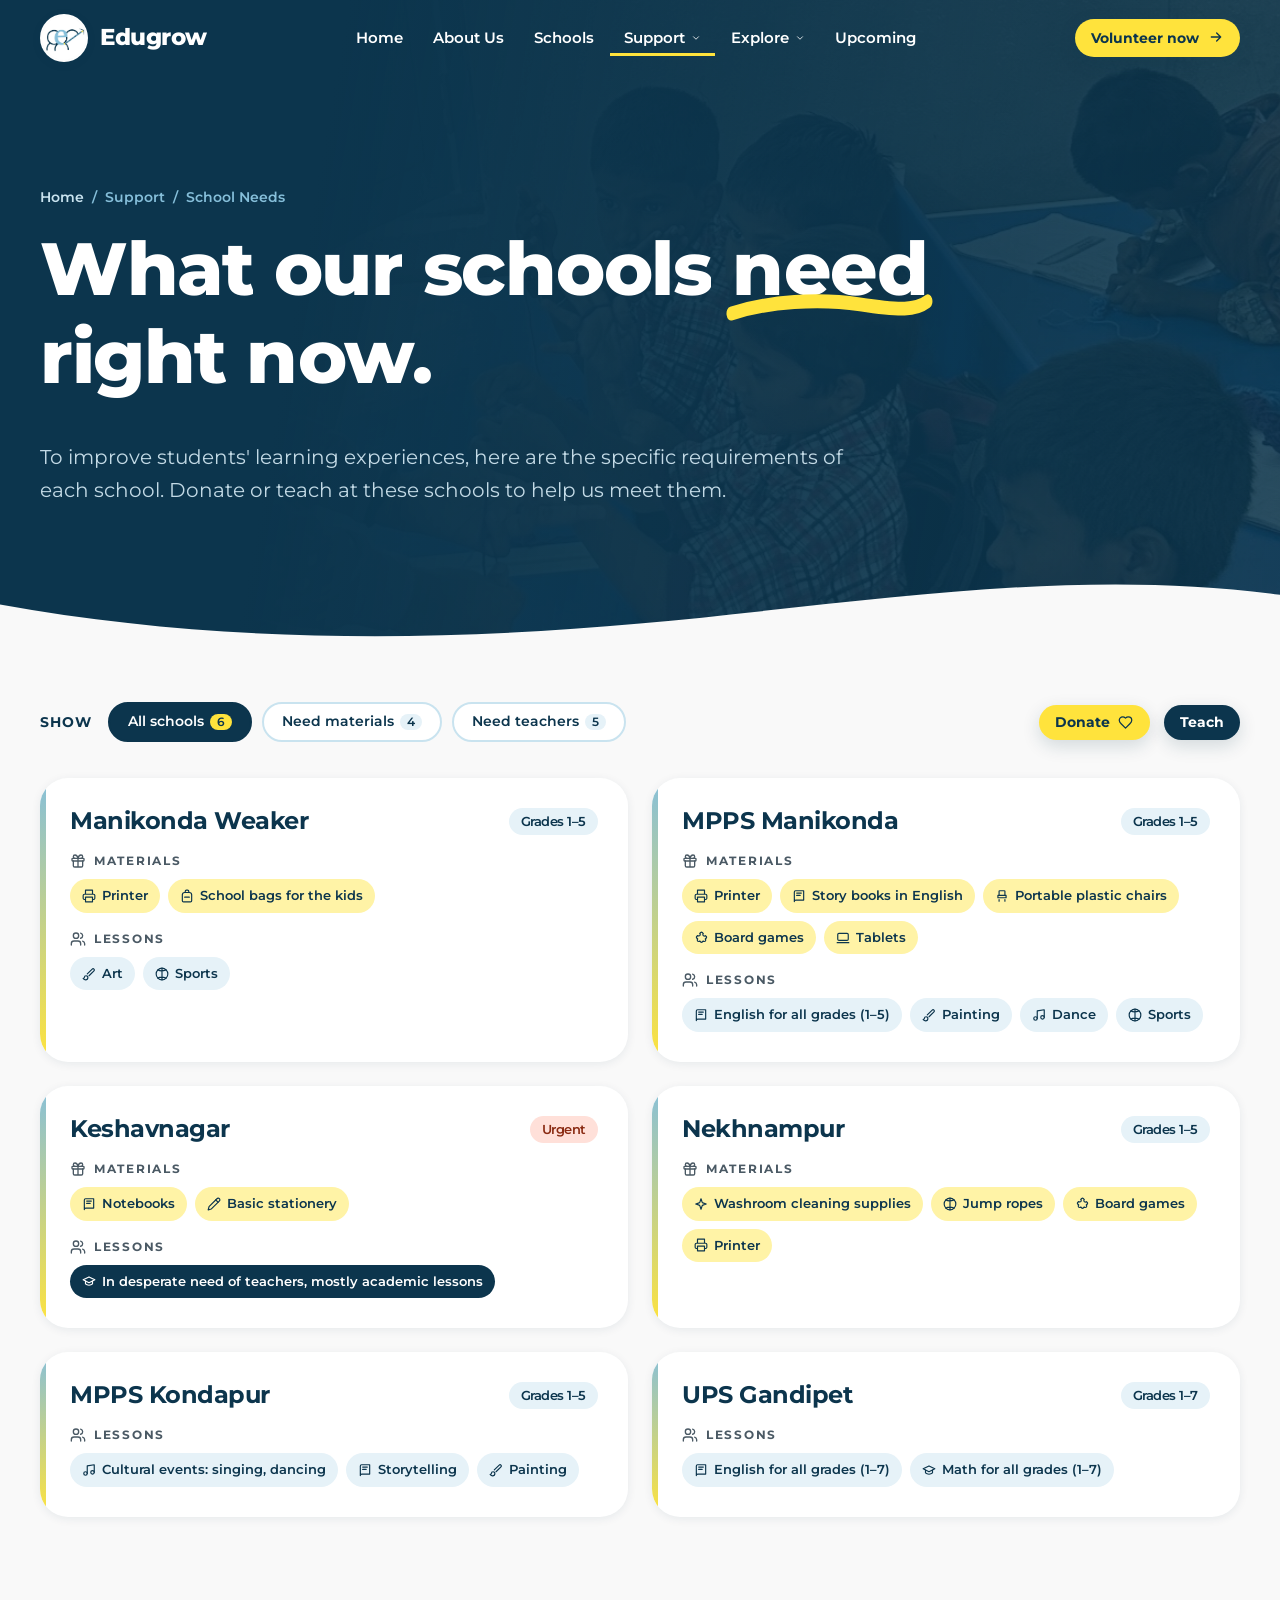
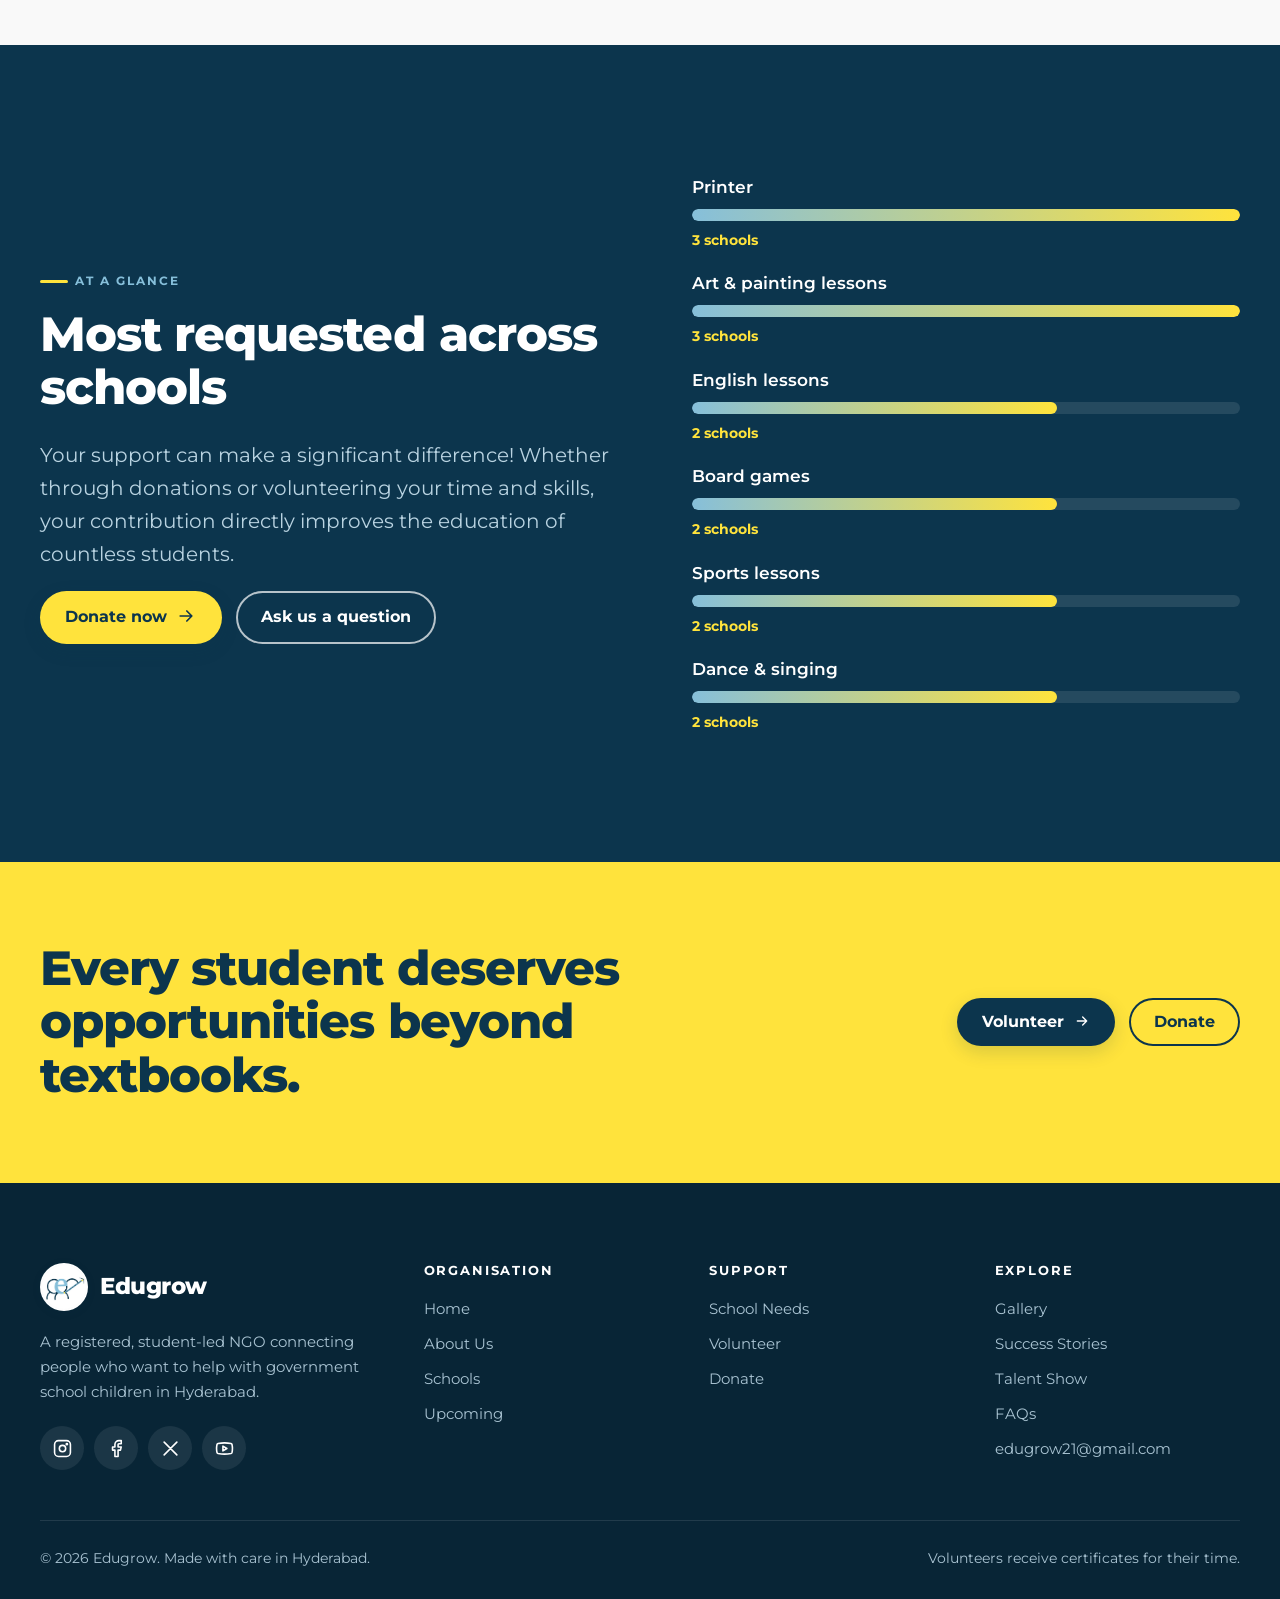
<file: school-needs.html>
<!doctype html>
<html lang="en">
<head>
  <meta charset="utf-8">
  <meta name="viewport" content="width=device-width, initial-scale=1">
  <title>School Needs — Edugrow</title>
  <meta name="description" content="The materials and lessons each Edugrow partner school needs right now. Donate or teach to help meet them.">
  <link rel="icon" href="assets/img/logo.png">
  <link rel="preconnect" href="https://fonts.googleapis.com">
  <link rel="preconnect" href="https://fonts.gstatic.com" crossorigin>
  <link href="https://fonts.googleapis.com/css2?family=Caveat:wght@600;700&family=Montserrat:wght@400;500;600;700;800&display=swap" rel="stylesheet">
  <link rel="stylesheet" href="assets/css/style.css">
  <script src="assets/js/main.js" defer></script>
</head>
<body data-page="school-needs" class="on-dark">
  <div id="site-header"></div>

  <main id="main">
    <section class="page-hero">
      <div class="bg" data-parallax="0.15" style="background-image:url(assets/img/photos/books-2.jpg)"></div>
      <div class="container">
        <nav class="crumbs reveal" aria-label="Breadcrumb"><a href="index.html">Home</a><span>/</span><span>Support</span><span>/</span><span>School Needs</span></nav>
        <h1 data-split>What our schools <span class="scribble">need</span> right now.</h1>
        <p class="lead reveal" style="--d:.5s">To improve students' learning experiences, here are the specific requirements of each school. Donate or teach at these schools to help us meet them.</p>
      </div>
      <div class="wave"><svg viewBox="0 0 1440 80" preserveAspectRatio="none"><path fill="currentColor" d="M0 40c240 40 480 40 720 20S1200 0 1440 30v50H0z"/></svg></div>
    </section>

    <section class="section" style="padding-top:60px">
      <div class="container">
        <div class="toolbar reveal">
          <div class="chips" data-filter-group="#needs-grid" data-counts>
            <span class="label" style="align-self:center">Show</span>
            <button class="chip is-active" data-filter="all" aria-pressed="true">All schools</button>
            <button class="chip" data-filter="materials" aria-pressed="false">Need materials</button>
            <button class="chip" data-filter="lessons" aria-pressed="false">Need teachers</button>
          </div>
          <div class="btn-row"><a class="btn btn--sm" href="donate.html">Donate <span data-icon="heart" data-size="15"></span></a><a class="btn btn--sm btn--navy" href="volunteer.html">Teach</a></div>
        </div>

        <div>
          <div class="grid-2" id="needs-grid">
            <article class="need-card" data-tags="materials lessons">
              <h3>Manikonda Weaker <span class="tag">Grades 1–5</span></h3>
              <div class="need-group"><h4><span data-icon="gift" data-size="16"></span> Materials</h4><div class="chips"><span class="tag tag--sun" style="--i:0"><span data-icon="printer" data-size="14"></span> Printer</span><span class="tag tag--sun" style="--i:1"><span data-icon="bag" data-size="14"></span> School bags for the kids</span></div></div>
              <div class="need-group"><h4><span data-icon="users" data-size="16"></span> Lessons</h4><div class="chips"><span class="tag" style="--i:2"><span data-icon="brush" data-size="14"></span> Art</span><span class="tag" style="--i:3"><span data-icon="ball" data-size="14"></span> Sports</span></div></div>
            </article>

            <article class="need-card" data-tags="materials lessons">
              <h3>MPPS Manikonda <span class="tag">Grades 1–5</span></h3>
              <div class="need-group"><h4><span data-icon="gift" data-size="16"></span> Materials</h4><div class="chips"><span class="tag tag--sun" style="--i:0"><span data-icon="printer" data-size="14"></span> Printer</span><span class="tag tag--sun" style="--i:1"><span data-icon="book" data-size="14"></span> Story books in English</span><span class="tag tag--sun" style="--i:2"><span data-icon="chair" data-size="14"></span> Portable plastic chairs</span><span class="tag tag--sun" style="--i:3"><span data-icon="puzzle" data-size="14"></span> Board games</span><span class="tag tag--sun" style="--i:4"><span data-icon="laptop" data-size="14"></span> Tablets</span></div></div>
              <div class="need-group"><h4><span data-icon="users" data-size="16"></span> Lessons</h4><div class="chips"><span class="tag" style="--i:5"><span data-icon="book" data-size="14"></span> English for all grades (1–5)</span><span class="tag" style="--i:6"><span data-icon="brush" data-size="14"></span> Painting</span><span class="tag" style="--i:7"><span data-icon="music" data-size="14"></span> Dance</span><span class="tag" style="--i:8"><span data-icon="ball" data-size="14"></span> Sports</span></div></div>
            </article>

            <article class="need-card" data-tags="materials lessons">
              <h3>Keshavnagar <span class="tag urgent">Urgent</span></h3>
              <div class="need-group"><h4><span data-icon="gift" data-size="16"></span> Materials</h4><div class="chips"><span class="tag tag--sun" style="--i:0"><span data-icon="book" data-size="14"></span> Notebooks</span><span class="tag tag--sun" style="--i:1"><span data-icon="pencil" data-size="14"></span> Basic stationery</span></div></div>
              <div class="need-group"><h4><span data-icon="users" data-size="16"></span> Lessons</h4><div class="chips"><span class="tag tag--navy" style="--i:2"><span data-icon="grad" data-size="14"></span> In desperate need of teachers, mostly academic lessons</span></div></div>
            </article>

            <article class="need-card" data-tags="materials">
              <h3>Nekhnampur <span class="tag">Grades 1–5</span></h3>
              <div class="need-group"><h4><span data-icon="gift" data-size="16"></span> Materials</h4><div class="chips"><span class="tag tag--sun" style="--i:0"><span data-icon="sparkles" data-size="14"></span> Washroom cleaning supplies</span><span class="tag tag--sun" style="--i:1"><span data-icon="ball" data-size="14"></span> Jump ropes</span><span class="tag tag--sun" style="--i:2"><span data-icon="puzzle" data-size="14"></span> Board games</span><span class="tag tag--sun" style="--i:3"><span data-icon="printer" data-size="14"></span> Printer</span></div></div>
            </article>

            <article class="need-card" data-tags="lessons">
              <h3>MPPS Kondapur <span class="tag">Grades 1–5</span></h3>
              <div class="need-group"><h4><span data-icon="users" data-size="16"></span> Lessons</h4><div class="chips"><span class="tag" style="--i:0"><span data-icon="music" data-size="14"></span> Cultural events: singing, dancing</span><span class="tag" style="--i:1"><span data-icon="book" data-size="14"></span> Storytelling</span><span class="tag" style="--i:2"><span data-icon="brush" data-size="14"></span> Painting</span></div></div>
            </article>

            <article class="need-card" data-tags="lessons">
              <h3>UPS Gandipet <span class="tag">Grades 1–7</span></h3>
              <div class="need-group"><h4><span data-icon="users" data-size="16"></span> Lessons</h4><div class="chips"><span class="tag" style="--i:0"><span data-icon="book" data-size="14"></span> English for all grades (1–7)</span><span class="tag" style="--i:1"><span data-icon="grad" data-size="14"></span> Math for all grades (1–7)</span></div></div>
            </article>
          </div>
          <p class="empty">Nothing to show for this filter.</p>
        </div>
      </div>
    </section>

    <!-- Most requested -->
    <section class="section section--navy">
      <div class="container split">
        <div>
          <span class="eyebrow reveal">At a glance</span>
          <h2 class="reveal">Most requested across schools</h2>
          <p class="lead reveal">Your support can make a significant difference! Whether through donations or volunteering your time and skills, your contribution directly improves the education of countless students.</p>
          <div class="btn-row reveal"><a class="btn" href="donate.html">Donate now <span class="arrow" data-icon="arrow"></span></a><a class="btn btn--ghost" href="mailto:edugrow21@gmail.com" data-email>Ask us a question</a></div>
        </div>
        <div class="bars reveal" aria-label="Number of schools requesting each item">
          <div class="bar"><span>Printer</span><i style="--w:3"></i><b>3 schools</b></div>
          <div class="bar"><span>Art &amp; painting lessons</span><i style="--w:3"></i><b>3 schools</b></div>
          <div class="bar"><span>English lessons</span><i style="--w:2"></i><b>2 schools</b></div>
          <div class="bar"><span>Board games</span><i style="--w:2"></i><b>2 schools</b></div>
          <div class="bar"><span>Sports lessons</span><i style="--w:2"></i><b>2 schools</b></div>
          <div class="bar"><span>Dance &amp; singing</span><i style="--w:2"></i><b>2 schools</b></div>
        </div>
      </div>
    </section>
  </main>

  <div id="site-footer"></div>
</body>
</html>
</file>
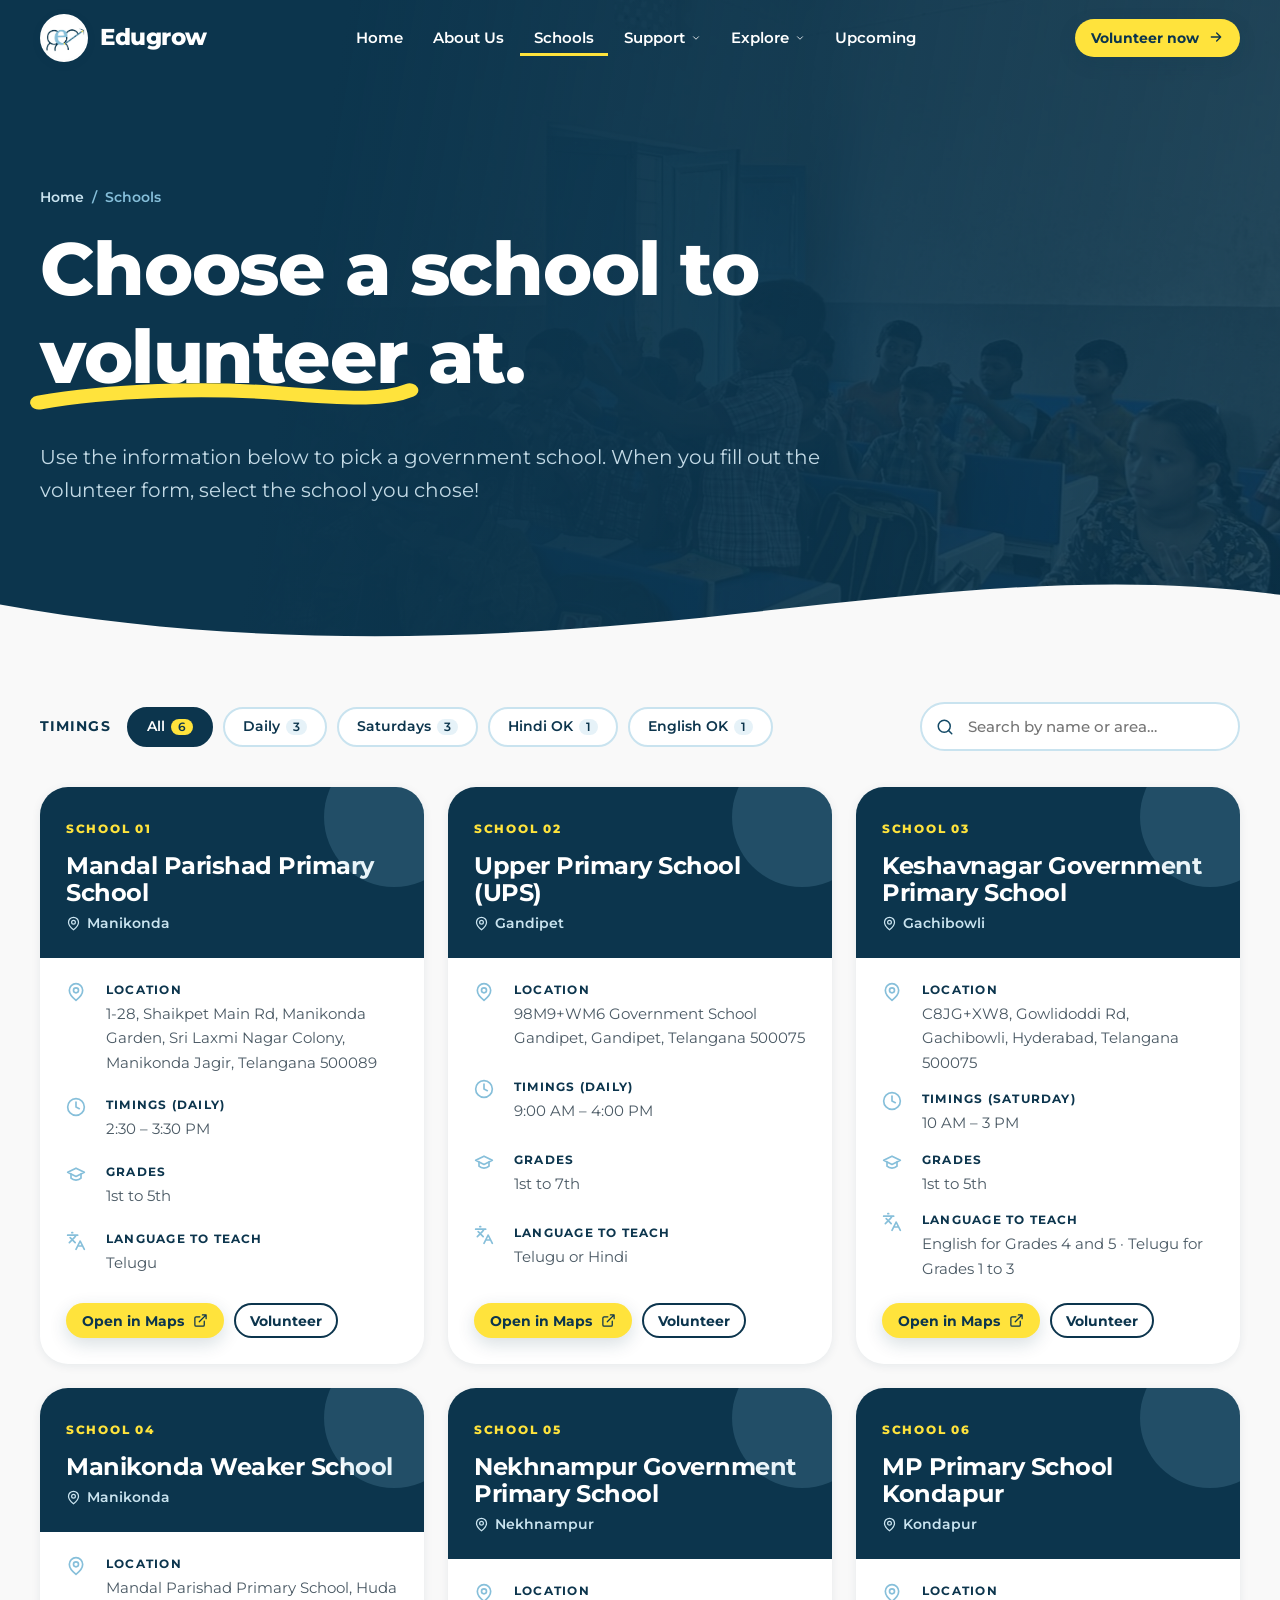
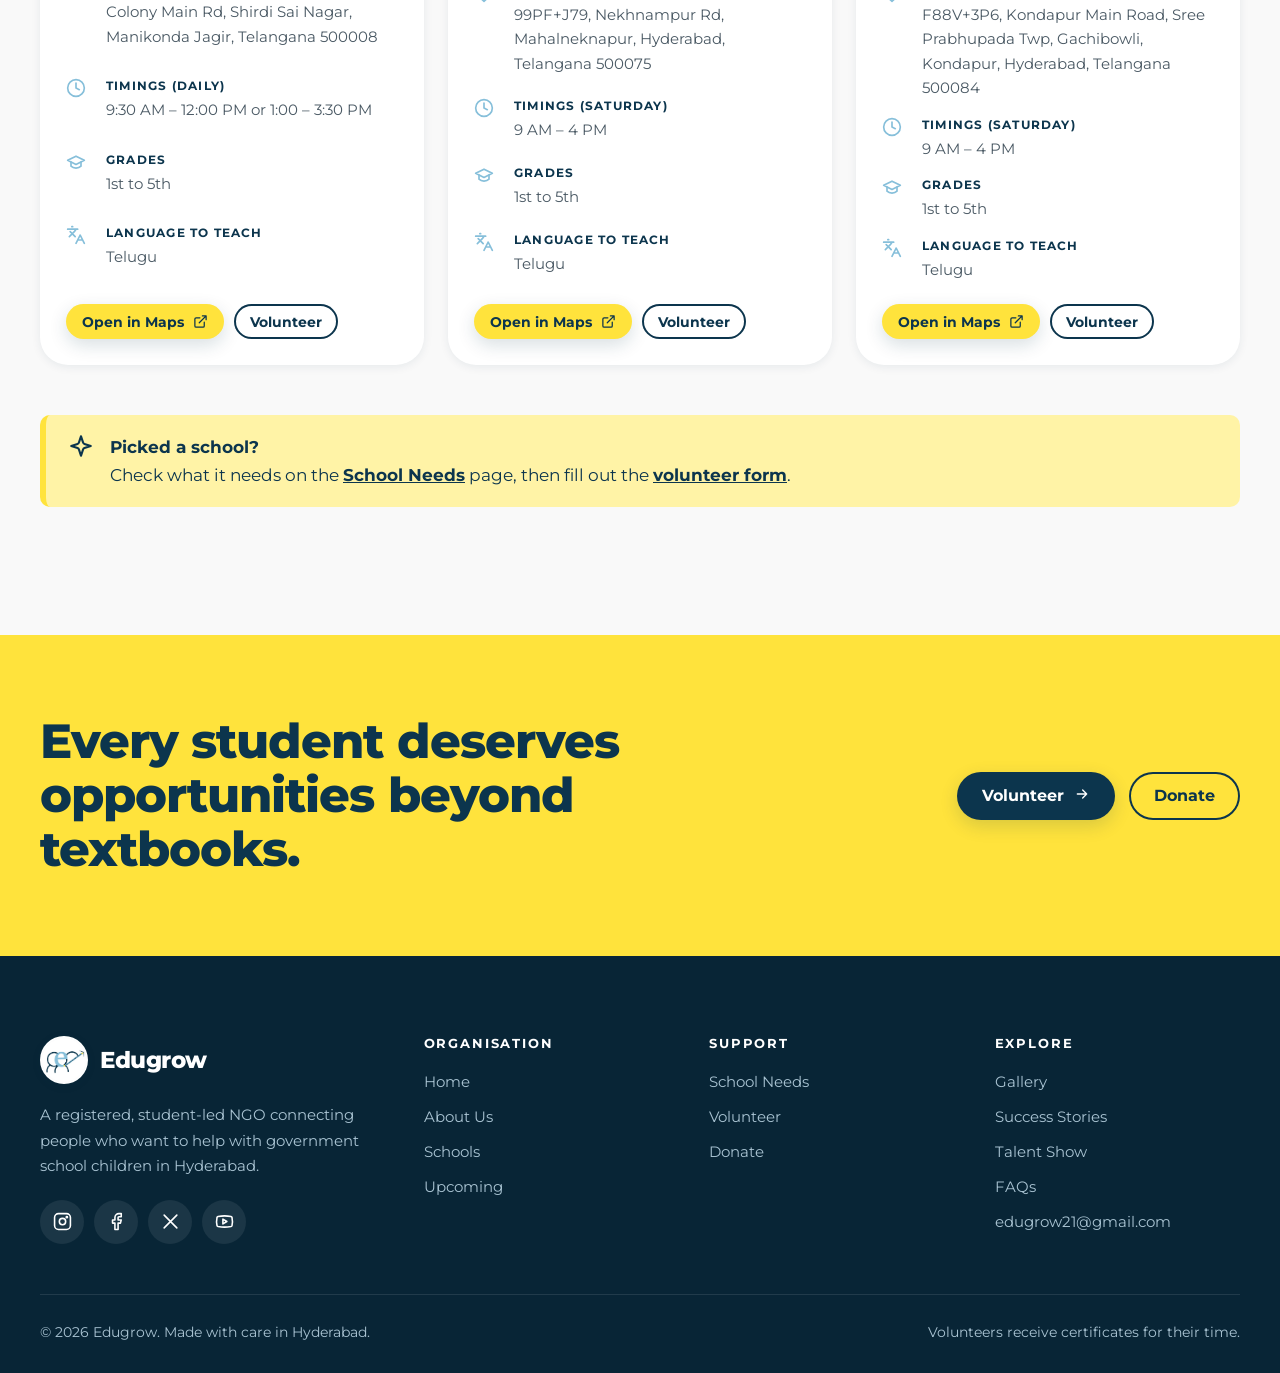
<file: schools.html>
<!doctype html>
<html lang="en">
<head>
  <meta charset="utf-8">
  <meta name="viewport" content="width=device-width, initial-scale=1">
  <title>Schools — Edugrow</title>
  <meta name="description" content="The six government schools in Hyderabad where you can volunteer with Edugrow: locations, timings, grades and teaching languages.">
  <link rel="icon" href="assets/img/logo.png">
  <link rel="preconnect" href="https://fonts.googleapis.com">
  <link rel="preconnect" href="https://fonts.gstatic.com" crossorigin>
  <link href="https://fonts.googleapis.com/css2?family=Caveat:wght@600;700&family=Montserrat:wght@400;500;600;700;800&display=swap" rel="stylesheet">
  <link rel="stylesheet" href="assets/css/style.css">
  <script src="assets/js/main.js" defer></script>
</head>
<body data-page="schools" class="on-dark">
  <div id="site-header"></div>

  <main id="main">
    <section class="page-hero">
      <div class="bg" data-parallax="0.15" style="background-image:url(assets/img/photos/manikonda-1.jpg)"></div>
      <div class="container">
        <nav class="crumbs reveal" aria-label="Breadcrumb"><a href="index.html">Home</a><span>/</span><span>Schools</span></nav>
        <h1 data-split>Choose a school to <span class="scribble">volunteer</span> at.</h1>
        <p class="lead reveal" style="--d:.5s">Use the information below to pick a government school. When you fill out the volunteer form, select the school you chose!</p>
      </div>
      <div class="wave"><svg viewBox="0 0 1440 80" preserveAspectRatio="none"><path fill="currentColor" d="M0 40c240 40 480 40 720 20S1200 0 1440 30v50H0z"/></svg></div>
    </section>

    <section class="section" style="padding-top:60px">
      <div class="container">
        <div class="toolbar reveal">
          <div class="chips" data-filter-group="#school-grid" data-search="#school-search" data-counts>
            <span class="label" style="align-self:center">Timings</span>
            <button class="chip is-active" data-filter="all" aria-pressed="true">All</button>
            <button class="chip" data-filter="daily" aria-pressed="false">Daily</button>
            <button class="chip" data-filter="saturday" aria-pressed="false">Saturdays</button>
            <button class="chip" data-filter="hindi" aria-pressed="false">Hindi OK</button>
            <button class="chip" data-filter="english" aria-pressed="false">English OK</button>
          </div>
          <label class="search"><span data-icon="search" data-size="18"></span><input id="school-search" type="search" placeholder="Search by name or area…" aria-label="Search schools"></label>
        </div>

        <div>
          <div class="grid-3" id="school-grid">
            <article class="school-card reveal" data-tags="daily">
              <div class="top"><span class="idx">SCHOOL 01</span><h3>Mandal Parishad Primary School</h3><span class="area"><span data-icon="pin" data-size="15"></span> Manikonda</span></div>
              <dl>
                <div><dt data-icon="pin"></dt><dd><b>Location</b>1-28, Shaikpet Main Rd, Manikonda Garden, Sri Laxmi Nagar Colony, Manikonda Jagir, Telangana 500089</dd></div>
                <div><dt data-icon="clock"></dt><dd><b>Timings (daily)</b>2:30 – 3:30 PM</dd></div>
                <div><dt data-icon="grad"></dt><dd><b>Grades</b>1st to 5th</dd></div>
                <div><dt data-icon="lang"></dt><dd><b>Language to teach</b>Telugu</dd></div>
              </dl>
              <div class="actions"><a class="btn btn--sm" href="https://maps.app.goo.gl/rCGrc7m6a5SP7Hcv5?g_st=iw" target="_blank" rel="noopener">Open in Maps <span data-icon="external" data-size="15"></span></a><a class="btn btn--sm btn--outline" href="volunteer.html">Volunteer</a></div>
            </article>

            <article class="school-card reveal" style="--d:.08s" data-tags="daily hindi">
              <div class="top"><span class="idx">SCHOOL 02</span><h3>Upper Primary School (UPS)</h3><span class="area"><span data-icon="pin" data-size="15"></span> Gandipet</span></div>
              <dl>
                <div><dt data-icon="pin"></dt><dd><b>Location</b>98M9+WM6 Government School Gandipet, Gandipet, Telangana 500075</dd></div>
                <div><dt data-icon="clock"></dt><dd><b>Timings (daily)</b>9:00 AM – 4:00 PM</dd></div>
                <div><dt data-icon="grad"></dt><dd><b>Grades</b>1st to 7th</dd></div>
                <div><dt data-icon="lang"></dt><dd><b>Language to teach</b>Telugu or Hindi</dd></div>
              </dl>
              <div class="actions"><a class="btn btn--sm" href="https://maps.app.goo.gl/KwCPZauzo1uXJFUZ8?g_st=iw" target="_blank" rel="noopener">Open in Maps <span data-icon="external" data-size="15"></span></a><a class="btn btn--sm btn--outline" href="volunteer.html">Volunteer</a></div>
            </article>

            <article class="school-card reveal" style="--d:.16s" data-tags="saturday english">
              <div class="top"><span class="idx">SCHOOL 03</span><h3>Keshavnagar Government Primary School</h3><span class="area"><span data-icon="pin" data-size="15"></span> Gachibowli</span></div>
              <dl>
                <div><dt data-icon="pin"></dt><dd><b>Location</b>C8JG+XW8, Gowlidoddi Rd, Gachibowli, Hyderabad, Telangana 500075</dd></div>
                <div><dt data-icon="clock"></dt><dd><b>Timings (Saturday)</b>10 AM – 3 PM</dd></div>
                <div><dt data-icon="grad"></dt><dd><b>Grades</b>1st to 5th</dd></div>
                <div><dt data-icon="lang"></dt><dd><b>Language to teach</b>English for Grades 4 and 5 · Telugu for Grades 1 to 3</dd></div>
              </dl>
              <div class="actions"><a class="btn btn--sm" href="https://maps.app.goo.gl/spFrZUBKLDZVMnWT8?g_st=iw" target="_blank" rel="noopener">Open in Maps <span data-icon="external" data-size="15"></span></a><a class="btn btn--sm btn--outline" href="volunteer.html">Volunteer</a></div>
            </article>

            <article class="school-card reveal" data-tags="daily">
              <div class="top"><span class="idx">SCHOOL 04</span><h3>Manikonda Weaker School</h3><span class="area"><span data-icon="pin" data-size="15"></span> Manikonda</span></div>
              <dl>
                <div><dt data-icon="pin"></dt><dd><b>Location</b>Mandal Parishad Primary School, Huda Colony Main Rd, Shirdi Sai Nagar, Manikonda Jagir, Telangana 500008</dd></div>
                <div><dt data-icon="clock"></dt><dd><b>Timings (daily)</b>9:30 AM – 12:00 PM or 1:00 – 3:30 PM</dd></div>
                <div><dt data-icon="grad"></dt><dd><b>Grades</b>1st to 5th</dd></div>
                <div><dt data-icon="lang"></dt><dd><b>Language to teach</b>Telugu</dd></div>
              </dl>
              <div class="actions"><a class="btn btn--sm" href="https://maps.app.goo.gl/oMTvrapudzz6vdM7A?g_st=iw" target="_blank" rel="noopener">Open in Maps <span data-icon="external" data-size="15"></span></a><a class="btn btn--sm btn--outline" href="volunteer.html">Volunteer</a></div>
            </article>

            <article class="school-card reveal" style="--d:.08s" data-tags="saturday">
              <div class="top"><span class="idx">SCHOOL 05</span><h3>Nekhnampur Government Primary School</h3><span class="area"><span data-icon="pin" data-size="15"></span> Nekhnampur</span></div>
              <dl>
                <div><dt data-icon="pin"></dt><dd><b>Location</b>99PF+J79, Nekhnampur Rd, Mahalneknapur, Hyderabad, Telangana 500075</dd></div>
                <div><dt data-icon="clock"></dt><dd><b>Timings (Saturday)</b>9 AM – 4 PM</dd></div>
                <div><dt data-icon="grad"></dt><dd><b>Grades</b>1st to 5th</dd></div>
                <div><dt data-icon="lang"></dt><dd><b>Language to teach</b>Telugu</dd></div>
              </dl>
              <div class="actions"><a class="btn btn--sm" href="https://maps.app.goo.gl/cELjKzFJd63npvzJ8?g_st=iw" target="_blank" rel="noopener">Open in Maps <span data-icon="external" data-size="15"></span></a><a class="btn btn--sm btn--outline" href="volunteer.html">Volunteer</a></div>
            </article>

            <article class="school-card reveal" style="--d:.16s" data-tags="saturday">
              <div class="top"><span class="idx">SCHOOL 06</span><h3>MP Primary School Kondapur</h3><span class="area"><span data-icon="pin" data-size="15"></span> Kondapur</span></div>
              <dl>
                <div><dt data-icon="pin"></dt><dd><b>Location</b>F88V+3P6, Kondapur Main Road, Sree Prabhupada Twp, Gachibowli, Kondapur, Hyderabad, Telangana 500084</dd></div>
                <div><dt data-icon="clock"></dt><dd><b>Timings (Saturday)</b>9 AM – 4 PM</dd></div>
                <div><dt data-icon="grad"></dt><dd><b>Grades</b>1st to 5th</dd></div>
                <div><dt data-icon="lang"></dt><dd><b>Language to teach</b>Telugu</dd></div>
              </dl>
              <div class="actions"><a class="btn btn--sm" href="https://maps.app.goo.gl/rxYu1csqWiANzEnHA?g_st=iw" target="_blank" rel="noopener">Open in Maps <span data-icon="external" data-size="15"></span></a><a class="btn btn--sm btn--outline" href="volunteer.html">Volunteer</a></div>
            </article>
          </div>
          <p class="empty">No schools match that. Try another filter or search.</p>
        </div>

        <div class="notice reveal" style="margin-top:50px">
          <span data-icon="sparkles" data-size="26"></span>
          <div><b>Picked a school?</b><p>Check what it needs on the <a href="school-needs.html" style="font-weight:700">School Needs</a> page, then fill out the <a href="volunteer.html" style="font-weight:700">volunteer form</a>.</p></div>
        </div>
      </div>
    </section>
  </main>

  <div id="site-footer"></div>
</body>
</html>
</file>
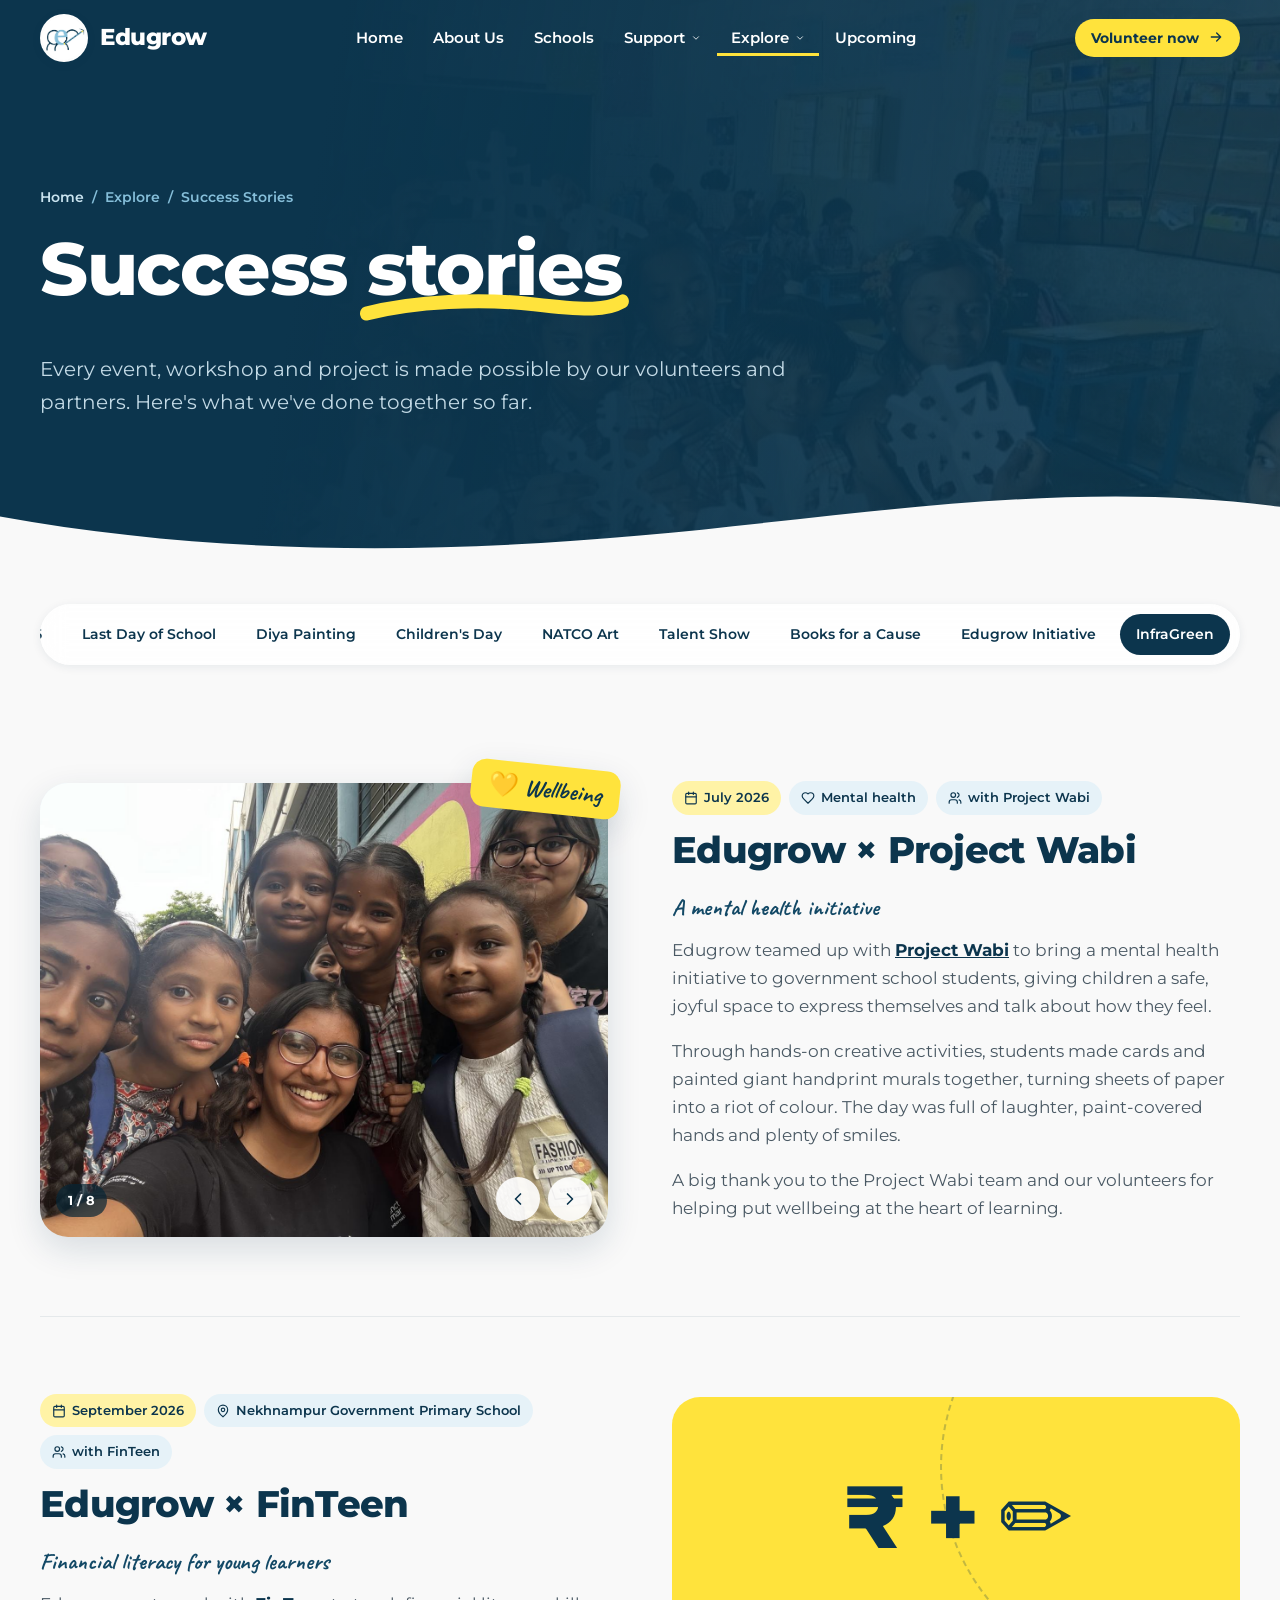
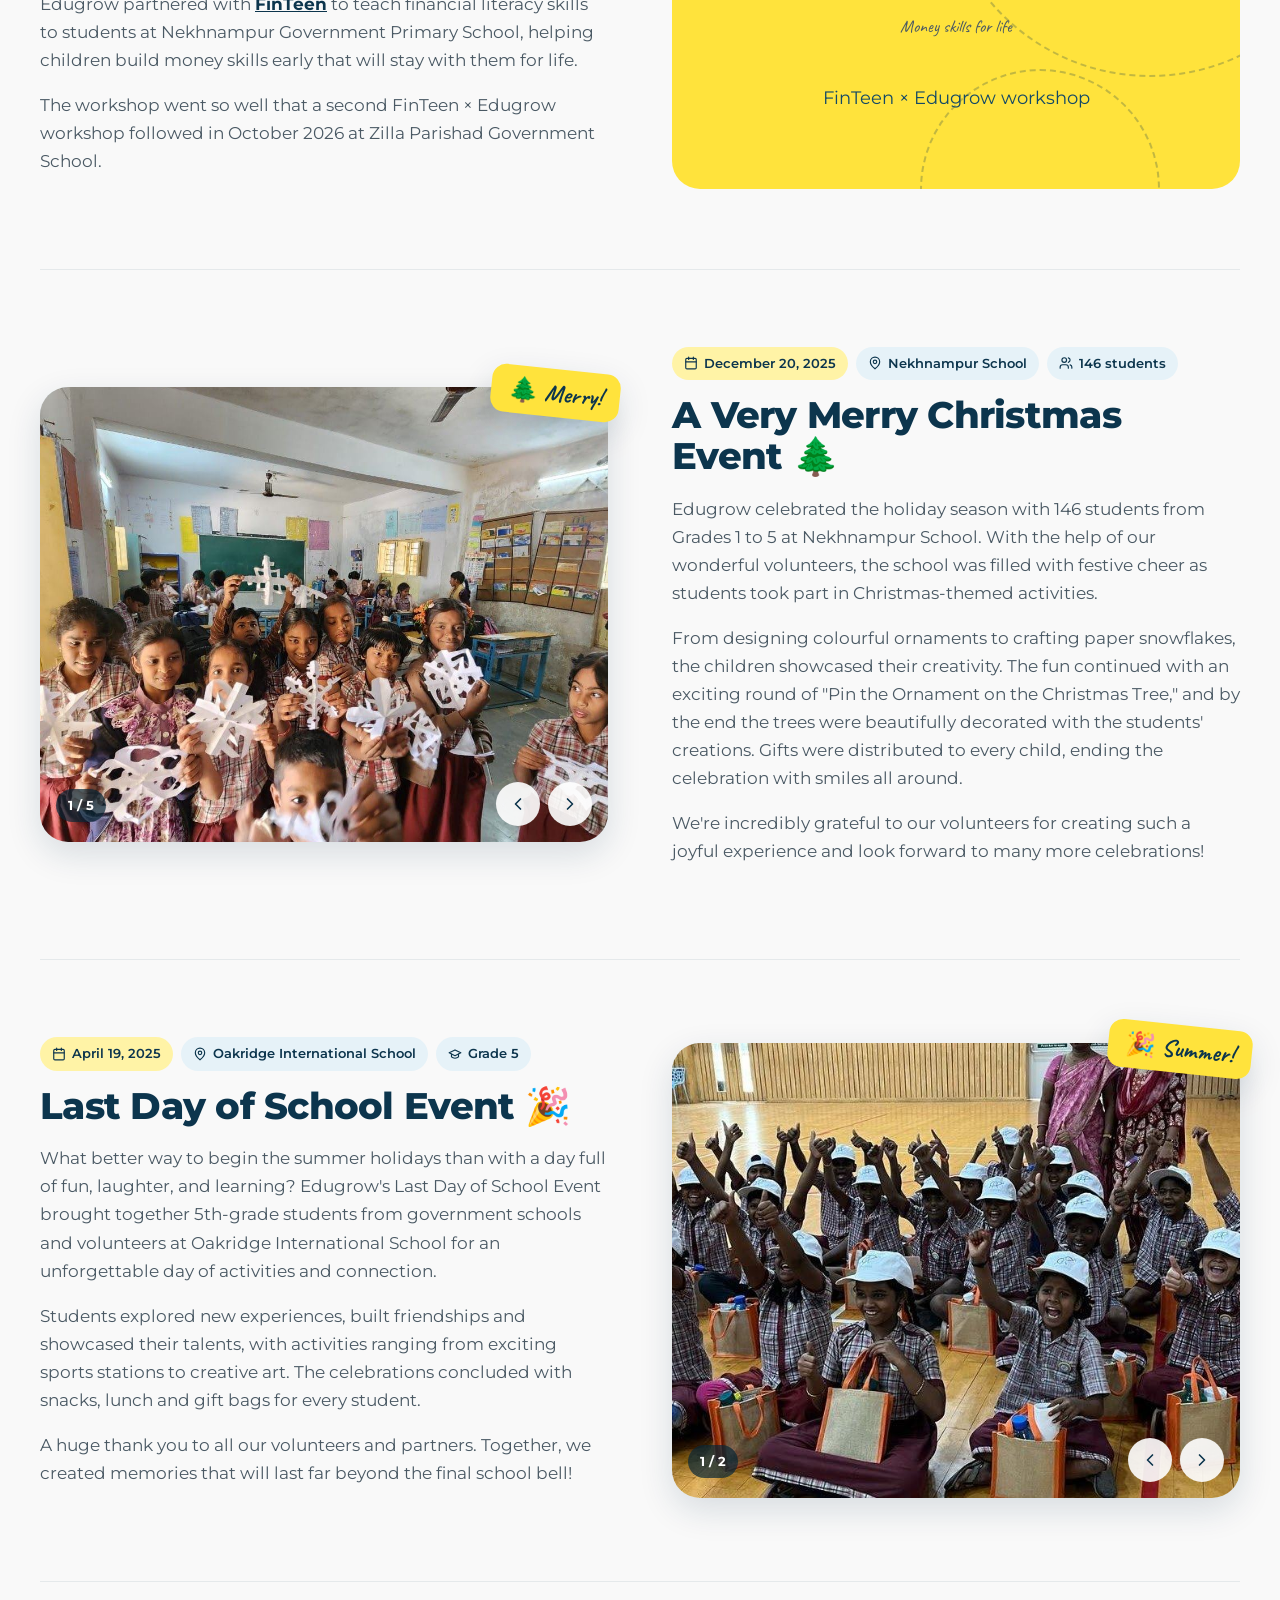
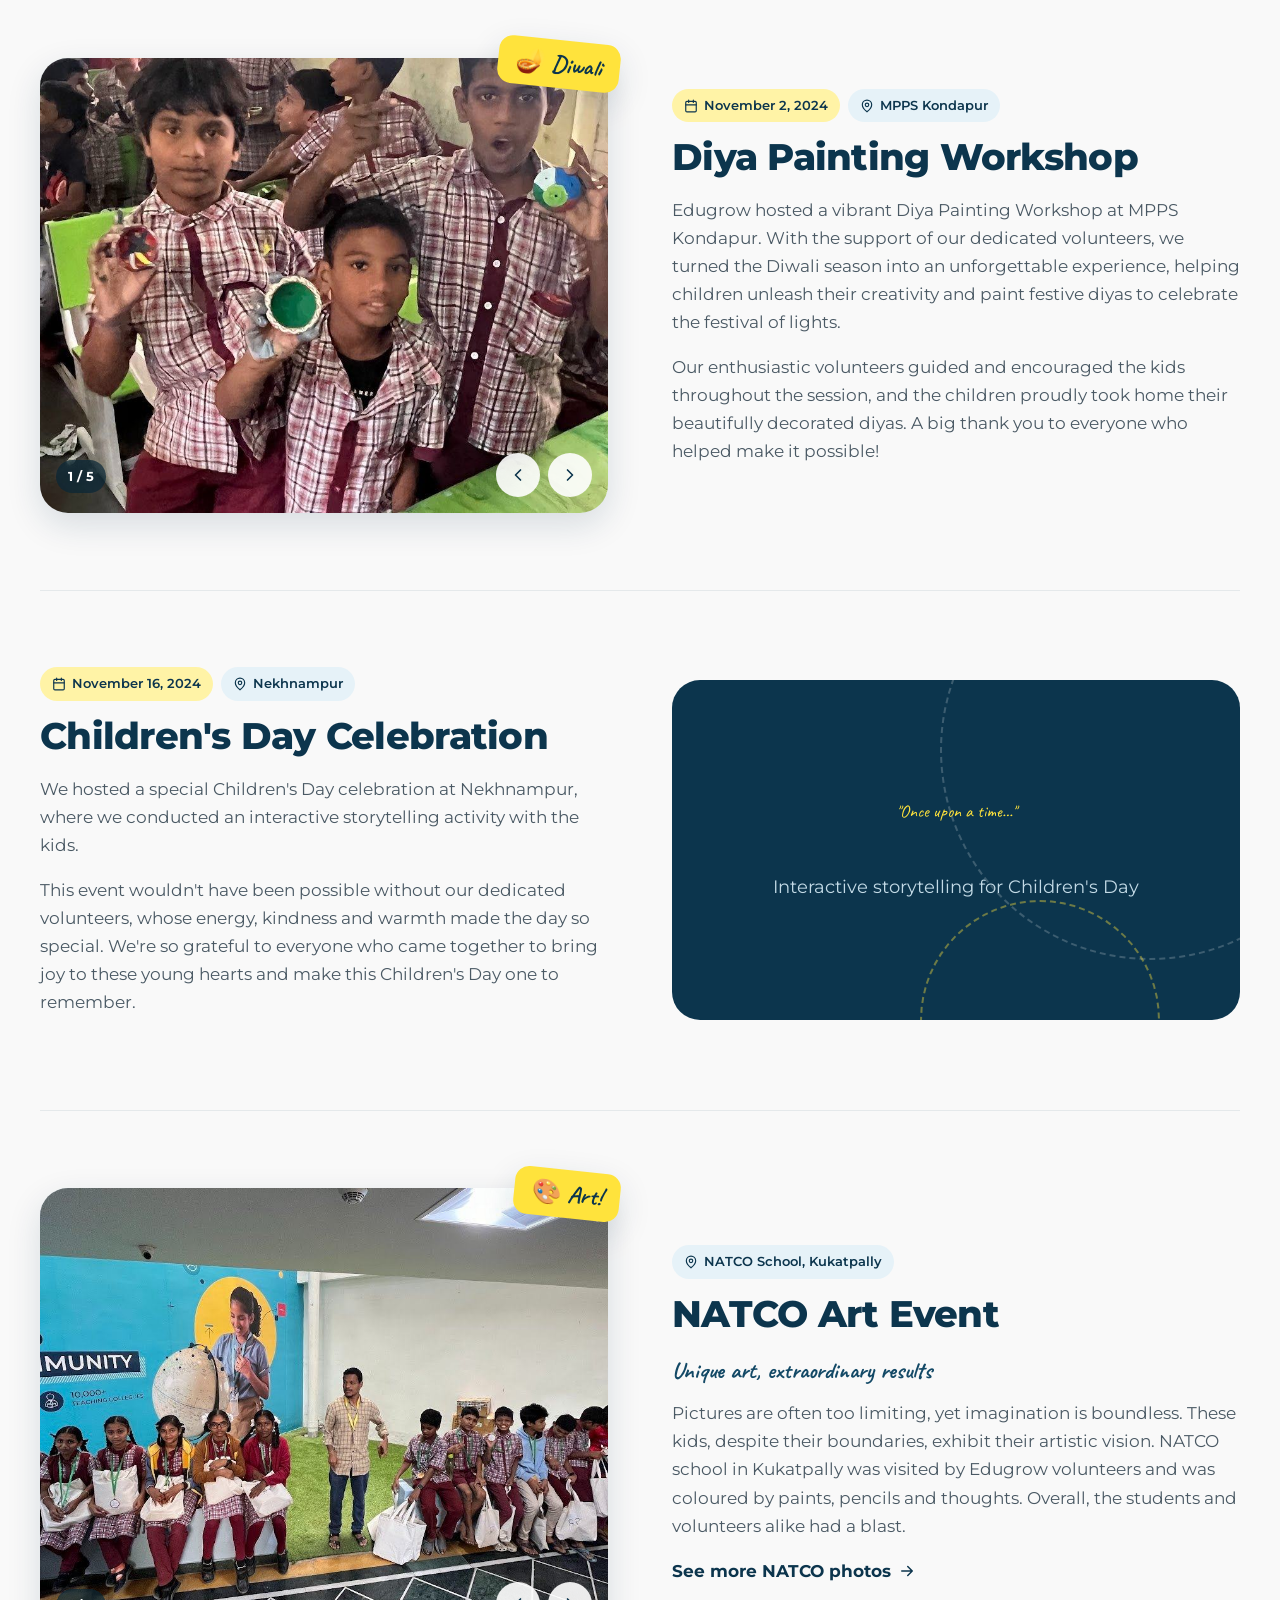
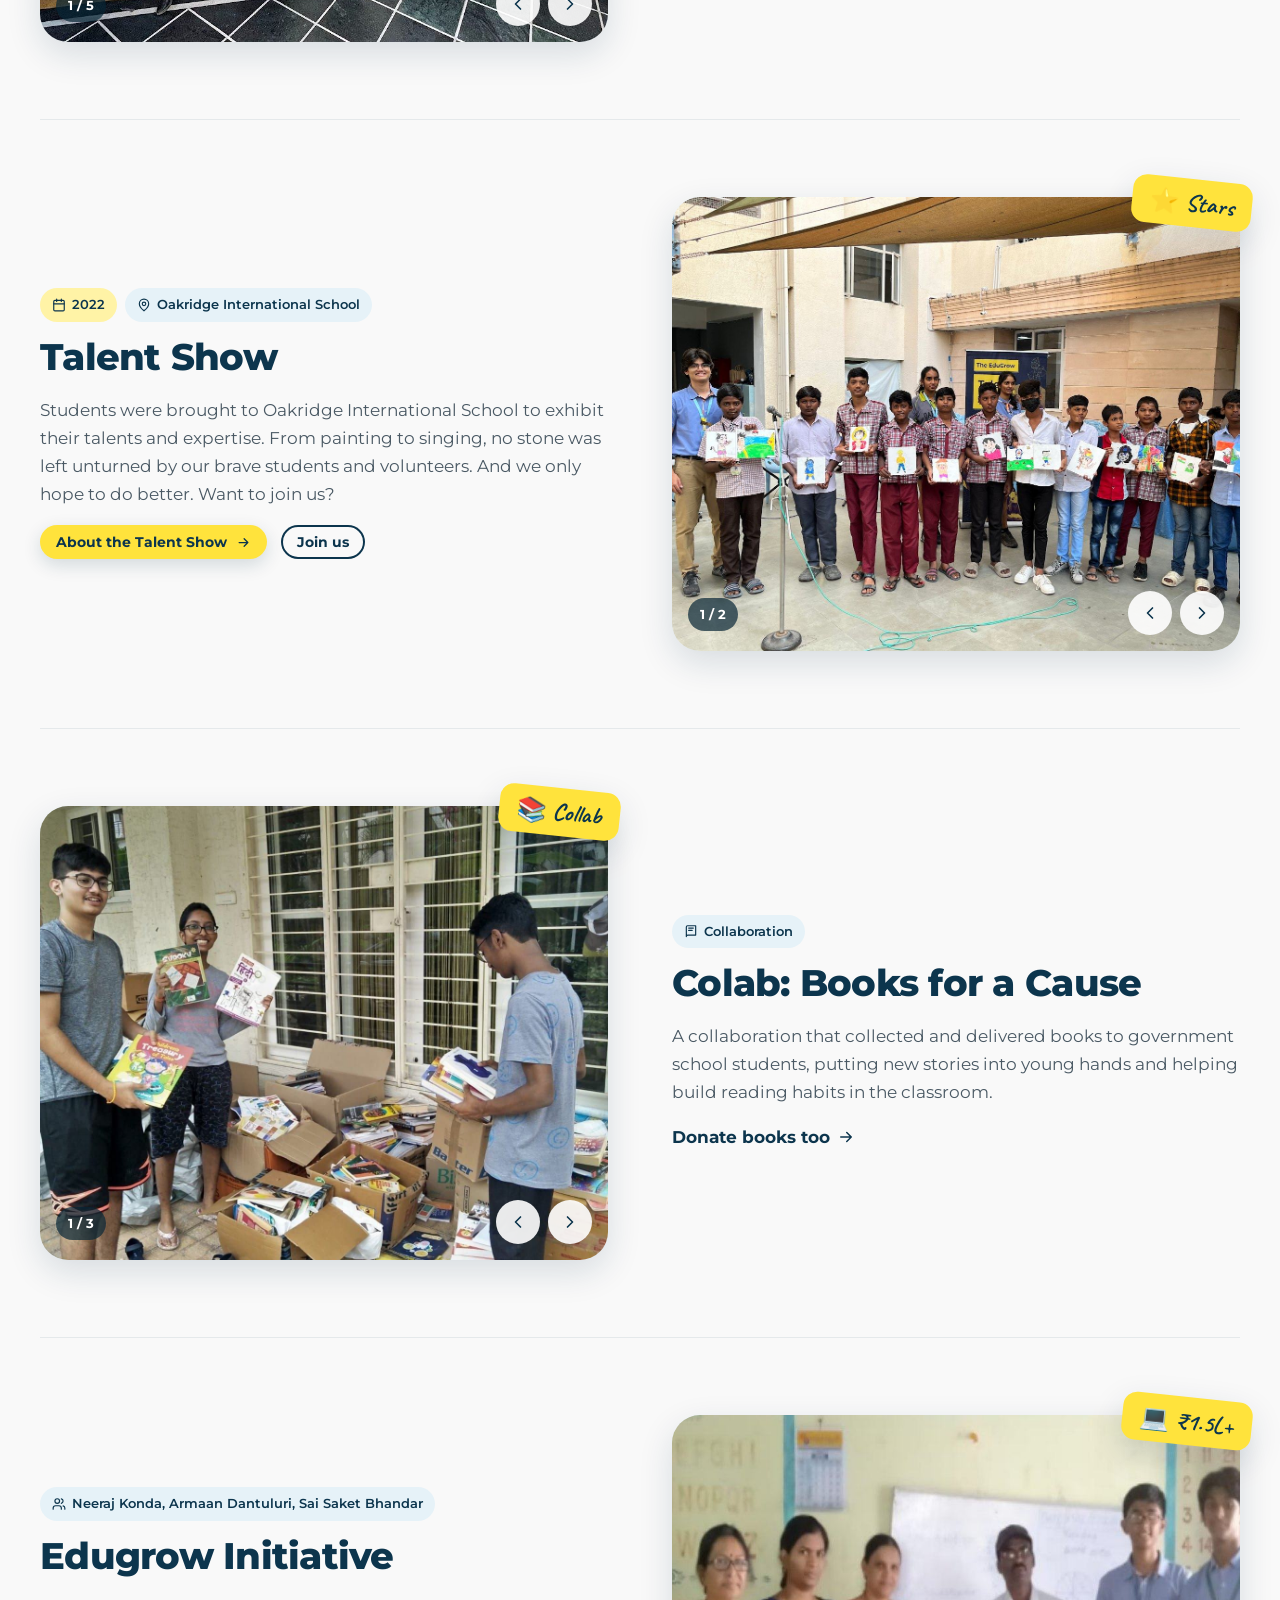
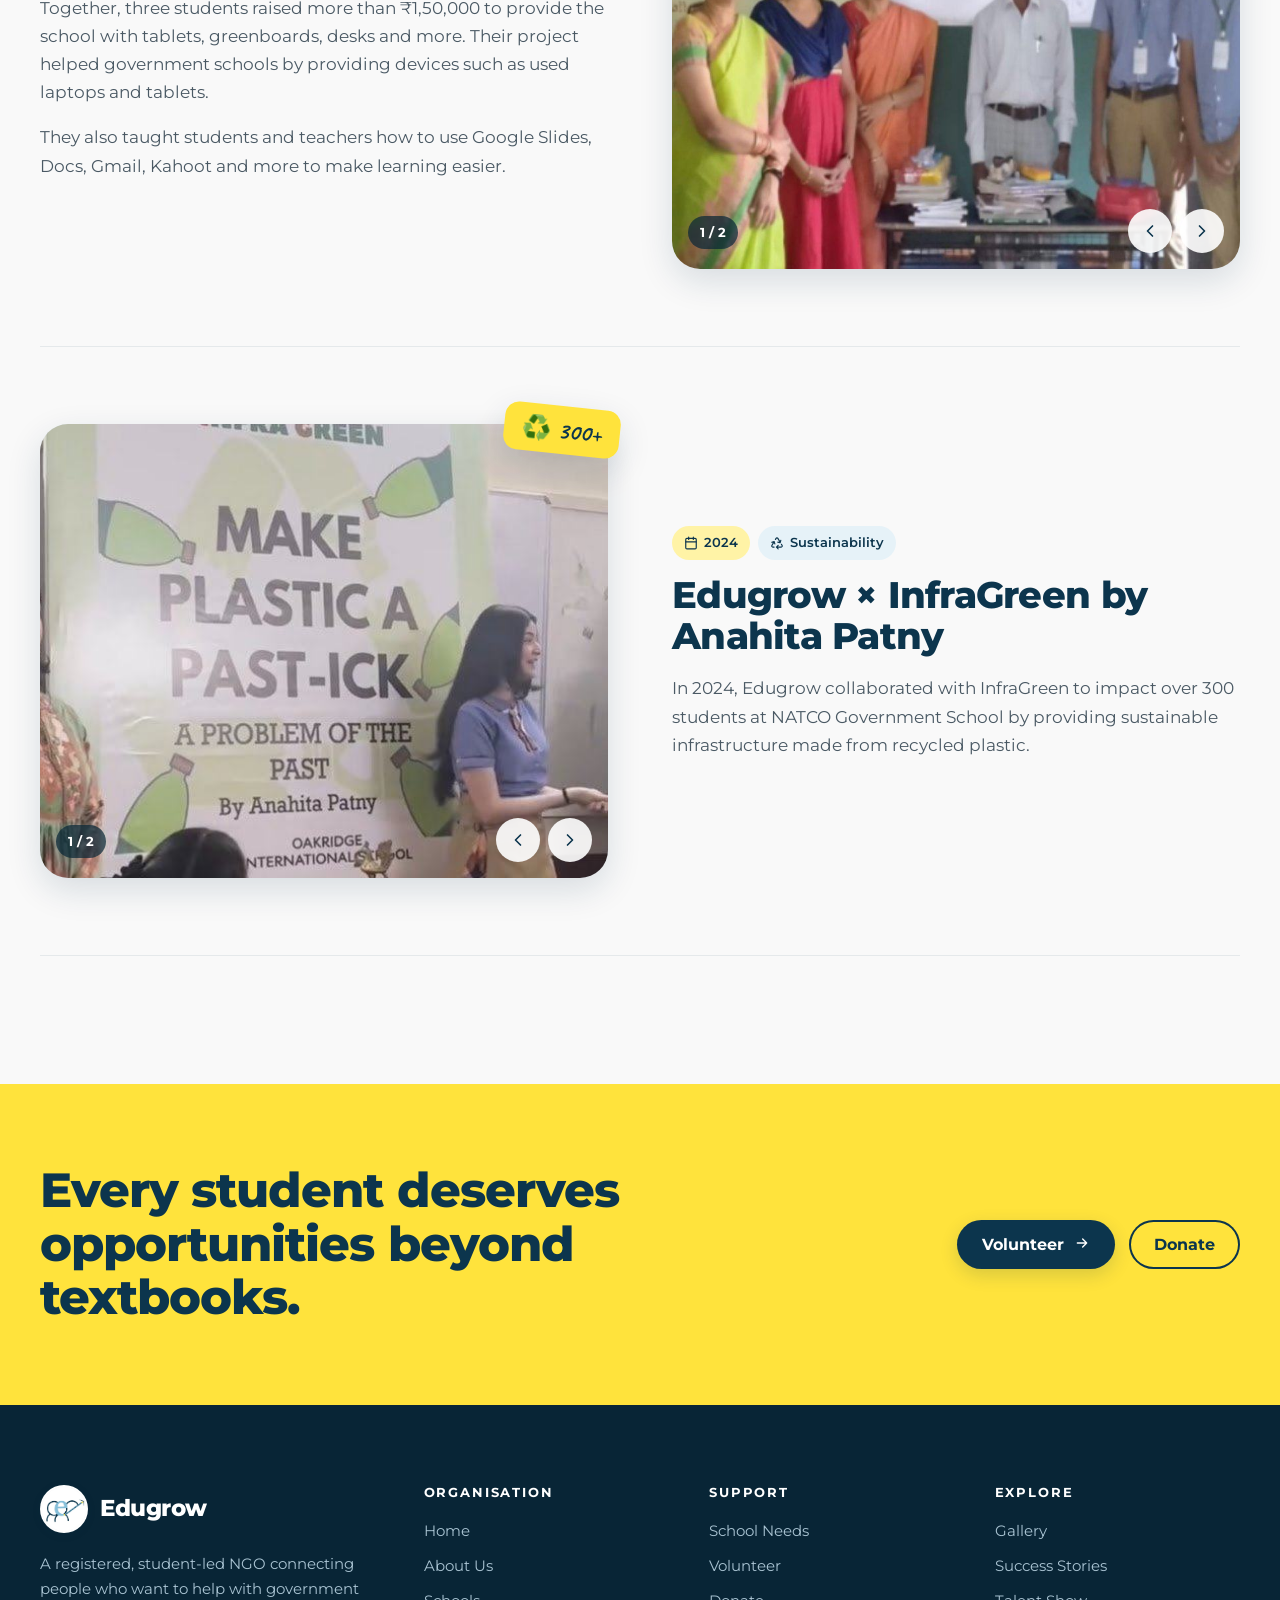
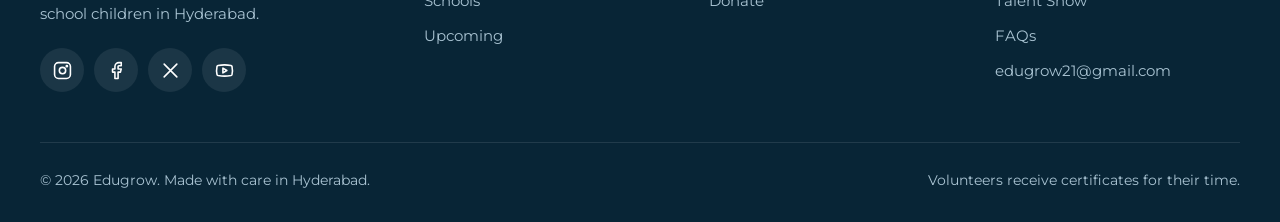
<file: success-stories.html>
<!doctype html>
<html lang="en">
<head>
  <meta charset="utf-8">
  <meta name="viewport" content="width=device-width, initial-scale=1">
  <title>Success Stories — Edugrow</title>
  <meta name="description" content="Edugrow's events and projects: Christmas at Nekhnampur, the Last Day of School event, Diya painting, NATCO art, the Talent Show, InfraGreen and more.">
  <link rel="icon" href="assets/img/logo.png">
  <link rel="preconnect" href="https://fonts.googleapis.com">
  <link rel="preconnect" href="https://fonts.gstatic.com" crossorigin>
  <link href="https://fonts.googleapis.com/css2?family=Caveat:wght@600;700&family=Montserrat:wght@400;500;600;700;800&display=swap" rel="stylesheet">
  <link rel="stylesheet" href="assets/css/style.css">
  <script src="assets/js/main.js" defer></script>
</head>
<body data-page="success-stories" class="on-dark">
  <div id="site-header"></div>

  <main id="main">
    <section class="page-hero">
      <div class="bg" data-parallax="0.15" style="background-image:url(assets/img/photos/christmas-old-3.jpg)"></div>
      <div class="container">
        <nav class="crumbs reveal" aria-label="Breadcrumb"><a href="index.html">Home</a><span>/</span><span>Explore</span><span>/</span><span>Success Stories</span></nav>
        <h1 data-split>Success <span class="scribble">stories</span></h1>
        <p class="lead reveal" style="--d:.5s">Every event, workshop and project is made possible by our volunteers and partners. Here's what we've done together so far.</p>
      </div>
      <div class="wave"><svg viewBox="0 0 1440 80" preserveAspectRatio="none"><path fill="currentColor" d="M0 40c240 40 480 40 720 20S1200 0 1440 30v50H0z"/></svg></div>
    </section>

    <section class="section" style="padding-top:50px">
      <div class="container">
        <nav class="story-nav" data-spy aria-label="Stories">
          <a href="#wabi">Project Wabi</a>
          <a href="#finteen">FinTeen</a>
          <a href="#christmas">Christmas '25</a>
          <a href="#last-day">Last Day of School</a>
          <a href="#diya">Diya Painting</a>
          <a href="#childrens-day">Children's Day</a>
          <a href="#natco">NATCO Art</a>
          <a href="#talent">Talent Show</a>
          <a href="#books">Books for a Cause</a>
          <a href="#initiative">Edugrow Initiative</a>
          <a href="#infragreen">InfraGreen</a>
        </nav>

        <article class="story" id="wabi">
          <div class="story-media reveal from-left">
            <span class="sticker">💛 Wellbeing</span>
            <div class="carousel"><div class="slides">
              <img src="assets/img/photos/wabi-1.jpg" alt="Project Wabi volunteers taking a selfie with students" loading="lazy">
              <img src="assets/img/photos/wabi-4.jpg" alt="Colourful handprint murals painted by students" loading="lazy">
              <img src="assets/img/photos/wabi-2.jpg" alt="A group of smiling students" loading="lazy">
              <img src="assets/img/photos/wabi-3.jpg" alt="Students showing their paint-covered hands" loading="lazy">
              <img src="assets/img/photos/wabi-5.jpg" alt="Students holding up the cards they made" loading="lazy">
              <img src="assets/img/photos/wabi-6.jpg" alt="Students gathered together during the session" loading="lazy">
              <img src="assets/img/photos/wabi-7.jpg" alt="A finished handprint mural" loading="lazy">
              <img src="assets/img/photos/wabi-8.jpg" alt="A student showing the card he made" loading="lazy">
            </div><span class="count"></span><div class="ctrl"><button class="prev" aria-label="Previous photo"><span data-icon="left"></span></button><button class="next" aria-label="Next photo"><span data-icon="right"></span></button></div></div>
          </div>
          <div class="reveal from-right">
            <div class="story-meta"><span class="tag tag--sun"><span data-icon="calendar" data-size="14"></span> July 2026</span><span class="tag"><span data-icon="heart" data-size="14"></span> Mental health</span><span class="tag"><span data-icon="users" data-size="14"></span> with Project Wabi</span></div>
            <h2>Edugrow × Project Wabi</h2>
            <p class="hand" style="color:var(--navy-700);margin-bottom:.4em">A mental health initiative</p>
            <p>Edugrow teamed up with <a href="https://www.instagram.com/project_wabi/" target="_blank" rel="noopener" style="color:var(--navy);font-weight:700">Project Wabi</a> to bring a mental health initiative to government school students, giving children a safe, joyful space to express themselves and talk about how they feel.</p>
            <p>Through hands-on creative activities, students made cards and painted giant handprint murals together, turning sheets of paper into a riot of colour. The day was full of laughter, paint-covered hands and plenty of smiles.</p>
            <p>A big thank you to the Project Wabi team and our volunteers for helping put wellbeing at the heart of learning.</p>
          </div>
        </article>

        <article class="story" id="finteen">
          <div class="story-media reveal from-right">
            <div class="cta-band" style="grid-template-columns:1fr;min-height:340px;place-content:center;text-align:center">
              <span class="circle c1"></span><span class="circle c2"></span>
              <div style="position:relative;font:800 clamp(3.5rem,8vw,5.5rem)/1 var(--font-head);color:var(--navy);letter-spacing:-.04em">₹ + ✏️</div>
              <p class="quote-strip" style="position:relative;margin:14px 0 0">Money skills for life</p>
              <p style="position:relative;margin:6px 0 0;color:var(--navy-700)">FinTeen × Edugrow workshop</p>
            </div>
          </div>
          <div class="reveal from-left">
            <div class="story-meta"><span class="tag tag--sun"><span data-icon="calendar" data-size="14"></span> September 2026</span><span class="tag"><span data-icon="pin" data-size="14"></span> Nekhnampur Government Primary School</span><span class="tag"><span data-icon="users" data-size="14"></span> with FinTeen</span></div>
            <h2>Edugrow × FinTeen</h2>
            <p class="hand" style="color:var(--navy-700);margin-bottom:.4em">Financial literacy for young learners</p>
            <p>Edugrow partnered with <a href="https://www.instagram.com/finteen_initiative/" target="_blank" rel="noopener" style="color:var(--navy);font-weight:700">FinTeen</a> to teach financial literacy skills to students at Nekhnampur Government Primary School, helping children build money skills early that will stay with them for life.</p>
            <p>The workshop went so well that a second FinTeen × Edugrow workshop followed in October 2026 at Zilla Parishad Government School.</p>
          </div>
        </article>

        <article class="story" id="christmas">
          <div class="story-media reveal from-left">
            <span class="sticker">🌲 Merry!</span>
            <div class="carousel"><div class="slides">
              <img src="assets/img/photos/christmas-old-3.jpg" alt="Students holding paper snowflakes" loading="lazy">
              <img src="assets/img/photos/christmas-old-2.jpg" alt="Christmas tree decorated with student ornaments" loading="lazy">
              <img src="assets/img/photos/christmas-2.jpg" alt="Volunteers running Christmas activities in a classroom" loading="lazy">
              <img src="assets/img/photos/christmas-3.jpg" alt="Students playing Pin the Ornament on the Christmas Tree" loading="lazy">
              <img src="assets/img/photos/christmas-old-1.jpg" alt="Students in the classroom during the event" loading="lazy">
            </div><span class="count"></span><div class="ctrl"><button class="prev" aria-label="Previous photo"><span data-icon="left"></span></button><button class="next" aria-label="Next photo"><span data-icon="right"></span></button></div></div>
          </div>
          <div class="reveal from-right">
            <div class="story-meta"><span class="tag tag--sun"><span data-icon="calendar" data-size="14"></span> December 20, 2025</span><span class="tag"><span data-icon="pin" data-size="14"></span> Nekhnampur School</span><span class="tag"><span data-icon="users" data-size="14"></span> 146 students</span></div>
            <h2>A Very Merry Christmas Event 🌲</h2>
            <p>Edugrow celebrated the holiday season with 146 students from Grades 1 to 5 at Nekhnampur School. With the help of our wonderful volunteers, the school was filled with festive cheer as students took part in Christmas-themed activities.</p>
            <p>From designing colourful ornaments to crafting paper snowflakes, the children showcased their creativity. The fun continued with an exciting round of "Pin the Ornament on the Christmas Tree," and by the end the trees were beautifully decorated with the students' creations. Gifts were distributed to every child, ending the celebration with smiles all around.</p>
            <p>We're incredibly grateful to our volunteers for creating such a joyful experience and look forward to many more celebrations!</p>
          </div>
        </article>

        <article class="story" id="last-day">
          <div class="story-media reveal from-right">
            <span class="sticker">🎉 Summer!</span>
            <div class="carousel"><div class="slides">
              <img src="assets/img/photos/lastday-1.jpg" alt="Students cheering with gift bags" loading="lazy">
              <img src="assets/img/photos/lastday-2.jpg" alt="Students doing art at tables" loading="lazy">
            </div><span class="count"></span><div class="ctrl"><button class="prev" aria-label="Previous photo"><span data-icon="left"></span></button><button class="next" aria-label="Next photo"><span data-icon="right"></span></button></div></div>
          </div>
          <div class="reveal from-left">
            <div class="story-meta"><span class="tag tag--sun"><span data-icon="calendar" data-size="14"></span> April 19, 2025</span><span class="tag"><span data-icon="pin" data-size="14"></span> Oakridge International School</span><span class="tag"><span data-icon="grad" data-size="14"></span> Grade 5</span></div>
            <h2>Last Day of School Event 🎉</h2>
            <p>What better way to begin the summer holidays than with a day full of fun, laughter, and learning? Edugrow's Last Day of School Event brought together 5th-grade students from government schools and volunteers at Oakridge International School for an unforgettable day of activities and connection.</p>
            <p>Students explored new experiences, built friendships and showcased their talents, with activities ranging from exciting sports stations to creative art. The celebrations concluded with snacks, lunch and gift bags for every student.</p>
            <p>A huge thank you to all our volunteers and partners. Together, we created memories that will last far beyond the final school bell!</p>
          </div>
        </article>

        <article class="story" id="diya">
          <div class="story-media reveal from-left">
            <span class="sticker">🪔 Diwali</span>
            <div class="carousel"><div class="slides">
              <img src="assets/img/photos/diya-old-1.jpg" alt="Students holding up painted diyas" loading="lazy">
              <img src="assets/img/photos/diya-old-2.jpg" alt="Two girls smiling with their diyas" loading="lazy">
              <img src="assets/img/photos/diya-7.jpg" alt="Students showing their diyas" loading="lazy">
              <img src="assets/img/photos/diya-4.jpg" alt="Students painting together" loading="lazy">
              <img src="assets/img/photos/diya-1.jpg" alt="A student with a painted diya" loading="lazy">
            </div><span class="count"></span><div class="ctrl"><button class="prev" aria-label="Previous photo"><span data-icon="left"></span></button><button class="next" aria-label="Next photo"><span data-icon="right"></span></button></div></div>
          </div>
          <div class="reveal from-right">
            <div class="story-meta"><span class="tag tag--sun"><span data-icon="calendar" data-size="14"></span> November 2, 2024</span><span class="tag"><span data-icon="pin" data-size="14"></span> MPPS Kondapur</span></div>
            <h2>Diya Painting Workshop</h2>
            <p>Edugrow hosted a vibrant Diya Painting Workshop at MPPS Kondapur. With the support of our dedicated volunteers, we turned the Diwali season into an unforgettable experience, helping children unleash their creativity and paint festive diyas to celebrate the festival of lights.</p>
            <p>Our enthusiastic volunteers guided and encouraged the kids throughout the session, and the children proudly took home their beautifully decorated diyas. A big thank you to everyone who helped make it possible!</p>
          </div>
        </article>

        <article class="story" id="childrens-day">
          <div class="story-media reveal from-right">
            <div class="cta-band" style="grid-template-columns:1fr;min-height:340px;place-content:center;text-align:center;background:var(--navy);color:var(--white)">
              <span class="circle c1" style="border-color:rgba(255,255,255,.2)"></span><span class="circle c2" style="border-color:rgba(255,227,60,.4)"></span>
              <p class="quote-strip" style="color:var(--sun);position:relative;margin:0">"Once upon a time…"</p>
              <p style="color:#C3DAE6;position:relative;margin:10px 0 0">Interactive storytelling for Children's Day</p>
            </div>
          </div>
          <div class="reveal from-left">
            <div class="story-meta"><span class="tag tag--sun"><span data-icon="calendar" data-size="14"></span> November 16, 2024</span><span class="tag"><span data-icon="pin" data-size="14"></span> Nekhnampur</span></div>
            <h2>Children's Day Celebration</h2>
            <p>We hosted a special Children's Day celebration at Nekhnampur, where we conducted an interactive storytelling activity with the kids.</p>
            <p>This event wouldn't have been possible without our dedicated volunteers, whose energy, kindness and warmth made the day so special. We're so grateful to everyone who came together to bring joy to these young hearts and make this Children's Day one to remember.</p>
          </div>
        </article>

        <article class="story" id="natco">
          <div class="story-media reveal from-left">
            <span class="sticker">🎨 Art!</span>
            <div class="carousel"><div class="slides">
              <img src="assets/img/photos/natco-old-2.jpg" alt="Students holding their artwork at NATCO" loading="lazy">
              <img src="assets/img/photos/natco-art-6.jpg" alt="A class showing their drawings" loading="lazy">
              <img src="assets/img/photos/natco-art-7.jpg" alt="A student with a Ganesha drawing" loading="lazy">
              <img src="assets/img/photos/natco-art-3.jpg" alt="Volunteers and students celebrating together" loading="lazy">
              <img src="assets/img/photos/natco-art-2.jpg" alt="A student painting" loading="lazy">
            </div><span class="count"></span><div class="ctrl"><button class="prev" aria-label="Previous photo"><span data-icon="left"></span></button><button class="next" aria-label="Next photo"><span data-icon="right"></span></button></div></div>
          </div>
          <div class="reveal from-right">
            <div class="story-meta"><span class="tag"><span data-icon="pin" data-size="14"></span> NATCO School, Kukatpally</span></div>
            <h2>NATCO Art Event</h2>
            <p class="hand" style="color:var(--navy-700);margin-bottom:.4em">Unique art, extraordinary results</p>
            <p>Pictures are often too limiting, yet imagination is boundless. These kids, despite their boundaries, exhibit their artistic vision. NATCO school in Kukatpally was visited by Edugrow volunteers and was coloured by paints, pencils and thoughts. Overall, the students and volunteers alike had a blast.</p>
            <a class="link-arrow" href="gallery.html">See more NATCO photos <span data-icon="arrow" data-size="18"></span></a>
          </div>
        </article>

        <article class="story" id="talent">
          <div class="story-media reveal from-right">
            <span class="sticker">⭐ Stars</span>
            <div class="carousel"><div class="slides">
              <img src="assets/img/photos/talent-group.jpg" alt="Students holding their artworks at Oakridge" loading="lazy">
              <img src="assets/img/photos/talent-keyboard.jpg" alt="A volunteer teaching students the keyboard" loading="lazy">
            </div><span class="count"></span><div class="ctrl"><button class="prev" aria-label="Previous photo"><span data-icon="left"></span></button><button class="next" aria-label="Next photo"><span data-icon="right"></span></button></div></div>
          </div>
          <div class="reveal from-left">
            <div class="story-meta"><span class="tag tag--sun"><span data-icon="calendar" data-size="14"></span> 2022</span><span class="tag"><span data-icon="pin" data-size="14"></span> Oakridge International School</span></div>
            <h2>Talent Show</h2>
            <p>Students were brought to Oakridge International School to exhibit their talents and expertise. From painting to singing, no stone was left unturned by our brave students and volunteers. And we only hope to do better. Want to join us?</p>
            <div class="btn-row"><a class="btn btn--sm" href="talent-show.html">About the Talent Show <span data-icon="arrow" data-size="15"></span></a><a class="btn btn--sm btn--outline" href="volunteer.html">Join us</a></div>
          </div>
        </article>

        <article class="story" id="books">
          <div class="story-media reveal from-left">
            <span class="sticker">📚 Collab</span>
            <div class="carousel"><div class="slides">
              <img src="assets/img/photos/books-1.jpg" alt="Volunteers sorting donated books" loading="lazy">
              <img src="assets/img/photos/books-2.jpg" alt="A volunteer handing out books in a classroom" loading="lazy">
              <img src="assets/img/photos/books-3.jpg" alt="Students with new books" loading="lazy">
            </div><span class="count"></span><div class="ctrl"><button class="prev" aria-label="Previous photo"><span data-icon="left"></span></button><button class="next" aria-label="Next photo"><span data-icon="right"></span></button></div></div>
          </div>
          <div class="reveal from-right">
            <div class="story-meta"><span class="tag"><span data-icon="book" data-size="14"></span> Collaboration</span></div>
            <h2>Colab: Books for a Cause</h2>
            <p>A collaboration that collected and delivered books to government school students, putting new stories into young hands and helping build reading habits in the classroom.</p>
            <a class="link-arrow" href="donate.html">Donate books too <span data-icon="arrow" data-size="18"></span></a>
          </div>
        </article>

        <article class="story" id="initiative">
          <div class="story-media reveal from-right">
            <span class="sticker">💻 ₹1.5L+</span>
            <div class="carousel"><div class="slides">
              <img src="assets/img/photos/initiative-1.jpg" alt="Students and teachers at a device handover" loading="lazy">
              <img src="assets/img/photos/devices-donation.jpg" alt="Handing over a donated device to the school" loading="lazy">
            </div><span class="count"></span><div class="ctrl"><button class="prev" aria-label="Previous photo"><span data-icon="left"></span></button><button class="next" aria-label="Next photo"><span data-icon="right"></span></button></div></div>
          </div>
          <div class="reveal from-left">
            <div class="story-meta"><span class="tag"><span data-icon="users" data-size="14"></span> Neeraj Konda, Armaan Dantuluri, Sai Saket Bhandar</span></div>
            <h2>Edugrow Initiative</h2>
            <p>Together, three students raised more than ₹1,50,000 to provide the school with tablets, greenboards, desks and more. Their project helped government schools by providing devices such as used laptops and tablets.</p>
            <p>They also taught students and teachers how to use Google Slides, Docs, Gmail, Kahoot and more to make learning easier.</p>
          </div>
        </article>

        <article class="story" id="infragreen">
          <div class="story-media reveal from-left">
            <span class="sticker">♻️ 300+</span>
            <div class="carousel"><div class="slides">
              <img src="assets/img/photos/infragreen-poster.jpg" alt="Make Plastic a Past-ick poster by Anahita Patny" loading="lazy">
              <img src="assets/img/photos/infragreen-1.jpg" alt="Students at NATCO with recycled-plastic furniture" loading="lazy">
            </div><span class="count"></span><div class="ctrl"><button class="prev" aria-label="Previous photo"><span data-icon="left"></span></button><button class="next" aria-label="Next photo"><span data-icon="right"></span></button></div></div>
          </div>
          <div class="reveal from-right">
            <div class="story-meta"><span class="tag tag--sun"><span data-icon="calendar" data-size="14"></span> 2024</span><span class="tag"><span data-icon="recycle" data-size="14"></span> Sustainability</span></div>
            <h2>Edugrow × InfraGreen by Anahita Patny</h2>
            <p>In 2024, Edugrow collaborated with InfraGreen to impact over 300 students at NATCO Government School by providing sustainable infrastructure made from recycled plastic.</p>
          </div>
        </article>
      </div>
    </section>
  </main>

  <div id="site-footer"></div>
</body>
</html>
</file>
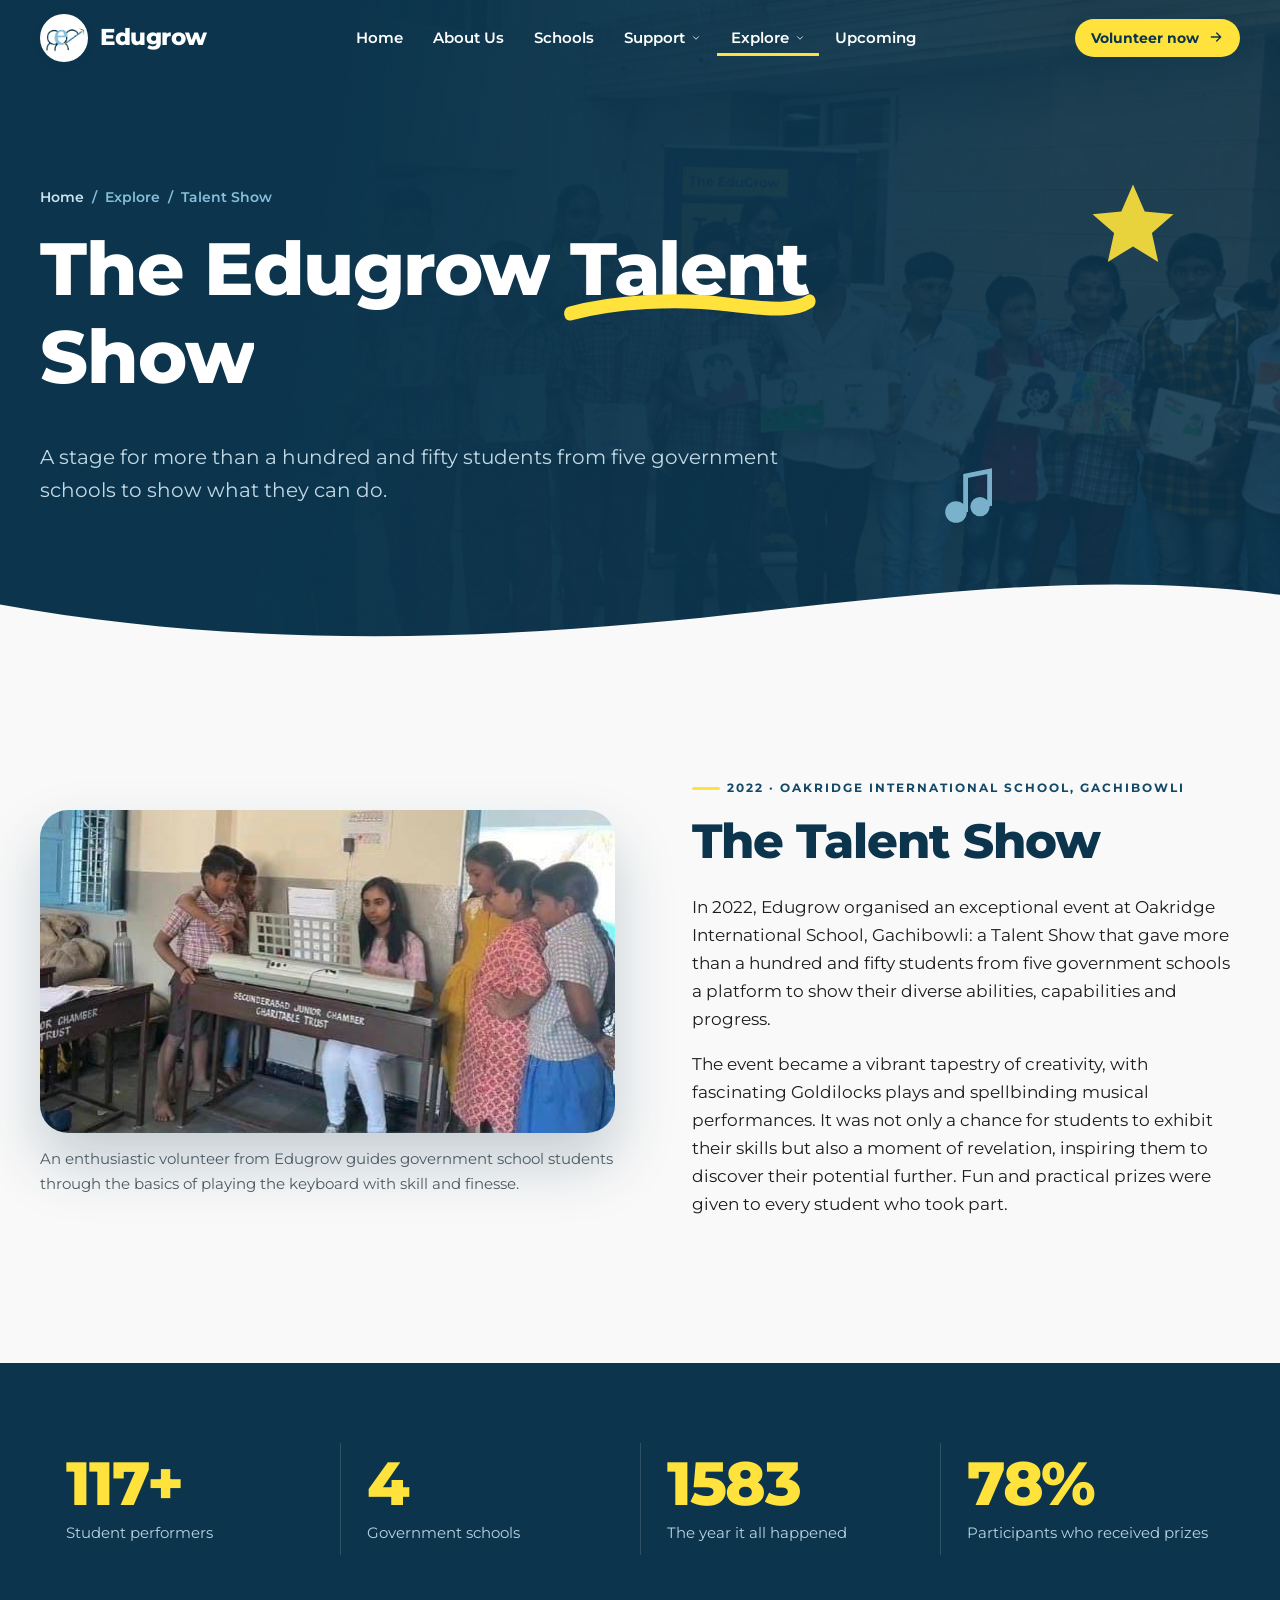
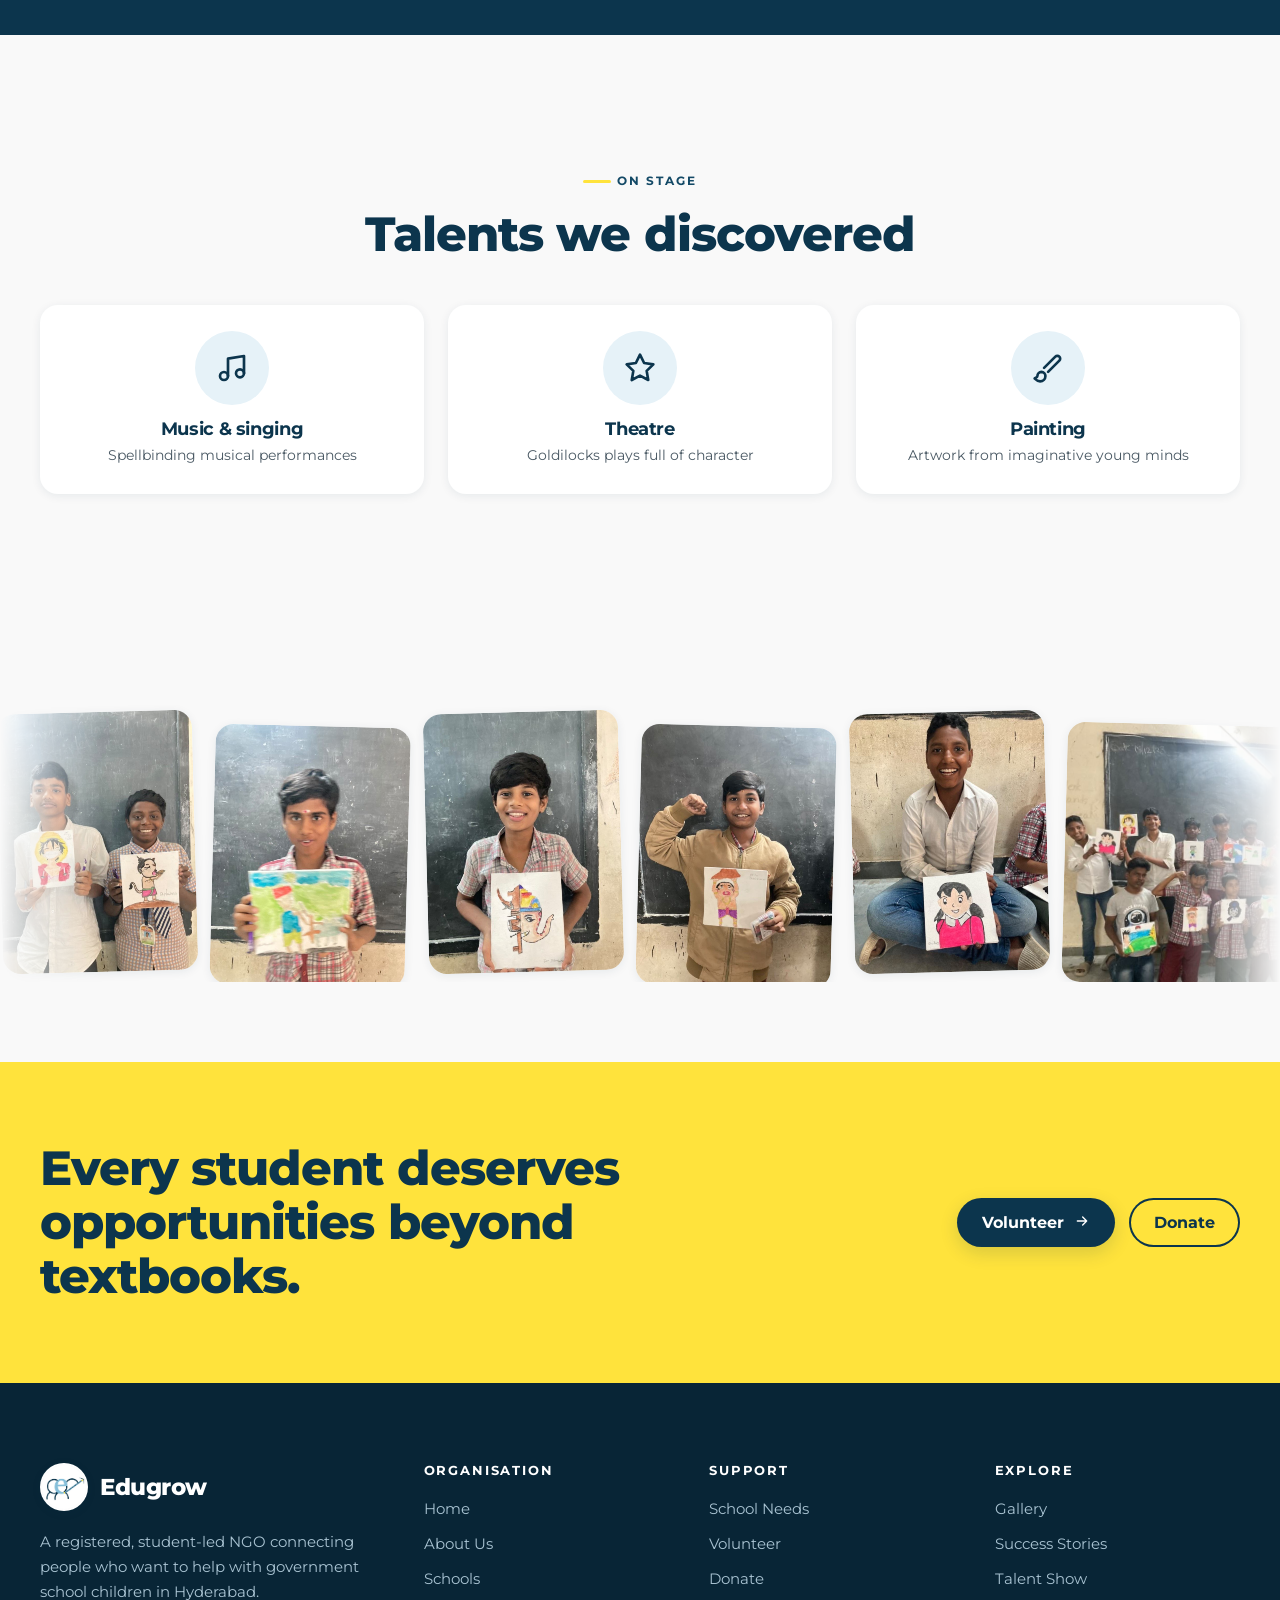
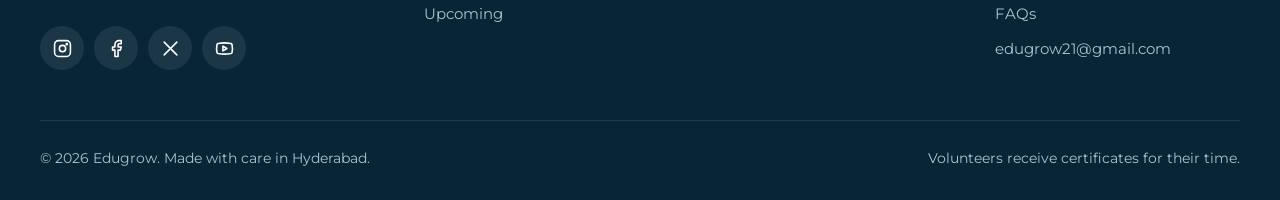
<file: talent-show.html>
<!doctype html>
<html lang="en">
<head>
  <meta charset="utf-8">
  <meta name="viewport" content="width=device-width, initial-scale=1">
  <title>Edugrow Talent Show</title>
  <meta name="description" content="In 2022 Edugrow held a Talent Show at Oakridge International School, Gachibowli, where 150+ students from five government schools showed their abilities.">
  <link rel="icon" href="assets/img/logo.png">
  <link rel="preconnect" href="https://fonts.googleapis.com">
  <link rel="preconnect" href="https://fonts.gstatic.com" crossorigin>
  <link href="https://fonts.googleapis.com/css2?family=Caveat:wght@600;700&family=Montserrat:wght@400;500;600;700;800&display=swap" rel="stylesheet">
  <link rel="stylesheet" href="assets/css/style.css">
  <script src="assets/js/main.js" defer></script>
</head>
<body data-page="talent-show" class="on-dark">
  <div id="site-header"></div>

  <main id="main">
    <section class="page-hero">
      <div class="bg" data-parallax="0.15" style="background-image:url(assets/img/photos/talent-group.jpg)"></div>
      <svg class="doodle doodle--1" viewBox="0 0 100 100" aria-hidden="true"><path d="M50 5l13 30 32 3-24 21 7 32-28-17-28 17 7-32L5 38l32-3z" fill="#FFE33C"/></svg>
      <svg class="doodle doodle--2" viewBox="0 0 100 100" aria-hidden="true"><circle cx="30" cy="75" r="18" fill="#86BFDA"/><path d="M46 75V15l40-8v58" fill="none" stroke="#86BFDA" stroke-width="8"/><circle cx="70" cy="66" r="16" fill="#86BFDA"/></svg>
      <div class="container">
        <nav class="crumbs reveal" aria-label="Breadcrumb"><a href="index.html">Home</a><span>/</span><span>Explore</span><span>/</span><span>Talent Show</span></nav>
        <h1 data-split>The Edugrow <span class="scribble">Talent</span> Show</h1>
        <p class="lead reveal" style="--d:.5s">A stage for more than a hundred and fifty students from five government schools to show what they can do.</p>
      </div>
      <div class="wave"><svg viewBox="0 0 1440 80" preserveAspectRatio="none"><path fill="currentColor" d="M0 40c240 40 480 40 720 20S1200 0 1440 30v50H0z"/></svg></div>
    </section>

    <section class="section">
      <div class="container split">
        <figure class="reveal from-left" style="margin:0">
          <img src="assets/img/photos/talent-keyboard.jpg" alt="An Edugrow volunteer teaching students the keyboard" style="border-radius:var(--radius-lg);box-shadow:var(--shadow-lg);width:100%" loading="lazy">
          <figcaption style="margin-top:14px;color:var(--ink-soft);font-size:.92rem">An enthusiastic volunteer from Edugrow guides government school students through the basics of playing the keyboard with skill and finesse.</figcaption>
        </figure>
        <div>
          <span class="eyebrow reveal">2022 · Oakridge International School, Gachibowli</span>
          <h2 class="reveal">The Talent Show</h2>
          <p class="reveal">In 2022, Edugrow organised an exceptional event at Oakridge International School, Gachibowli: a Talent Show that gave more than a hundred and fifty students from five government schools a platform to show their diverse abilities, capabilities and progress.</p>
          <p class="reveal">The event became a vibrant tapestry of creativity, with fascinating Goldilocks plays and spellbinding musical performances. It was not only a chance for students to exhibit their skills but also a moment of revelation, inspiring them to discover their potential further. Fun and practical prizes were given to every student who took part.</p>
        </div>
      </div>
    </section>

    <section class="section--navy section--tight">
      <div class="container">
        <div class="stats">
          <div class="stat reveal"><span class="n" data-count="150" data-suffix="+">0</span><p>Student performers</p></div>
          <div class="stat reveal" style="--d:.1s"><span class="n" data-count="5">0</span><p>Government schools</p></div>
          <div class="stat reveal" style="--d:.2s"><span class="n" data-count="2022" data-format="plain">0</span><p>The year it all happened</p></div>
          <div class="stat reveal" style="--d:.3s"><span class="n" data-count="100" data-suffix="%">0</span><p>Participants who received prizes</p></div>
        </div>
      </div>
    </section>

    <section class="section">
      <div class="container">
        <div class="center" style="margin-bottom:44px">
          <span class="eyebrow reveal">On stage</span>
          <h2 class="reveal">Talents we discovered</h2>
        </div>
        <div class="grid-3 stagger">
          <div class="donate-item"><div class="emoji" data-icon="music" data-size="32"></div><h3>Music &amp; singing</h3><p>Spellbinding musical performances</p></div>
          <div class="donate-item"><div class="emoji" data-icon="star" data-size="32"></div><h3>Theatre</h3><p>Goldilocks plays full of character</p></div>
          <div class="donate-item"><div class="emoji" data-icon="brush" data-size="32"></div><h3>Painting</h3><p>Artwork from imaginative young minds</p></div>
        </div>
      </div>
    </section>

    <section class="section--tight" aria-label="Student artwork">
      <div class="marquee">
        <div class="marquee-track">
          <img src="assets/img/photos/natco-art-4.jpg" alt="A student holding a painting" loading="lazy">
          <img src="assets/img/photos/natco-art-5.jpg" alt="A student holding a landscape painting" loading="lazy">
          <img src="assets/img/photos/natco-art-7.jpg" alt="A student holding a Ganesha drawing" loading="lazy">
          <img src="assets/img/photos/natco-art-9.jpg" alt="A student holding a drawing of Krishna" loading="lazy">
          <img src="assets/img/photos/natco-art-11.jpg" alt="A student holding a cartoon drawing" loading="lazy">
          <img src="assets/img/photos/natco-art-13.jpg" alt="A class holding up their drawings" loading="lazy">
        </div>
      </div>
    </section>
  </main>

  <div id="site-footer"></div>
</body>
</html>
</file>
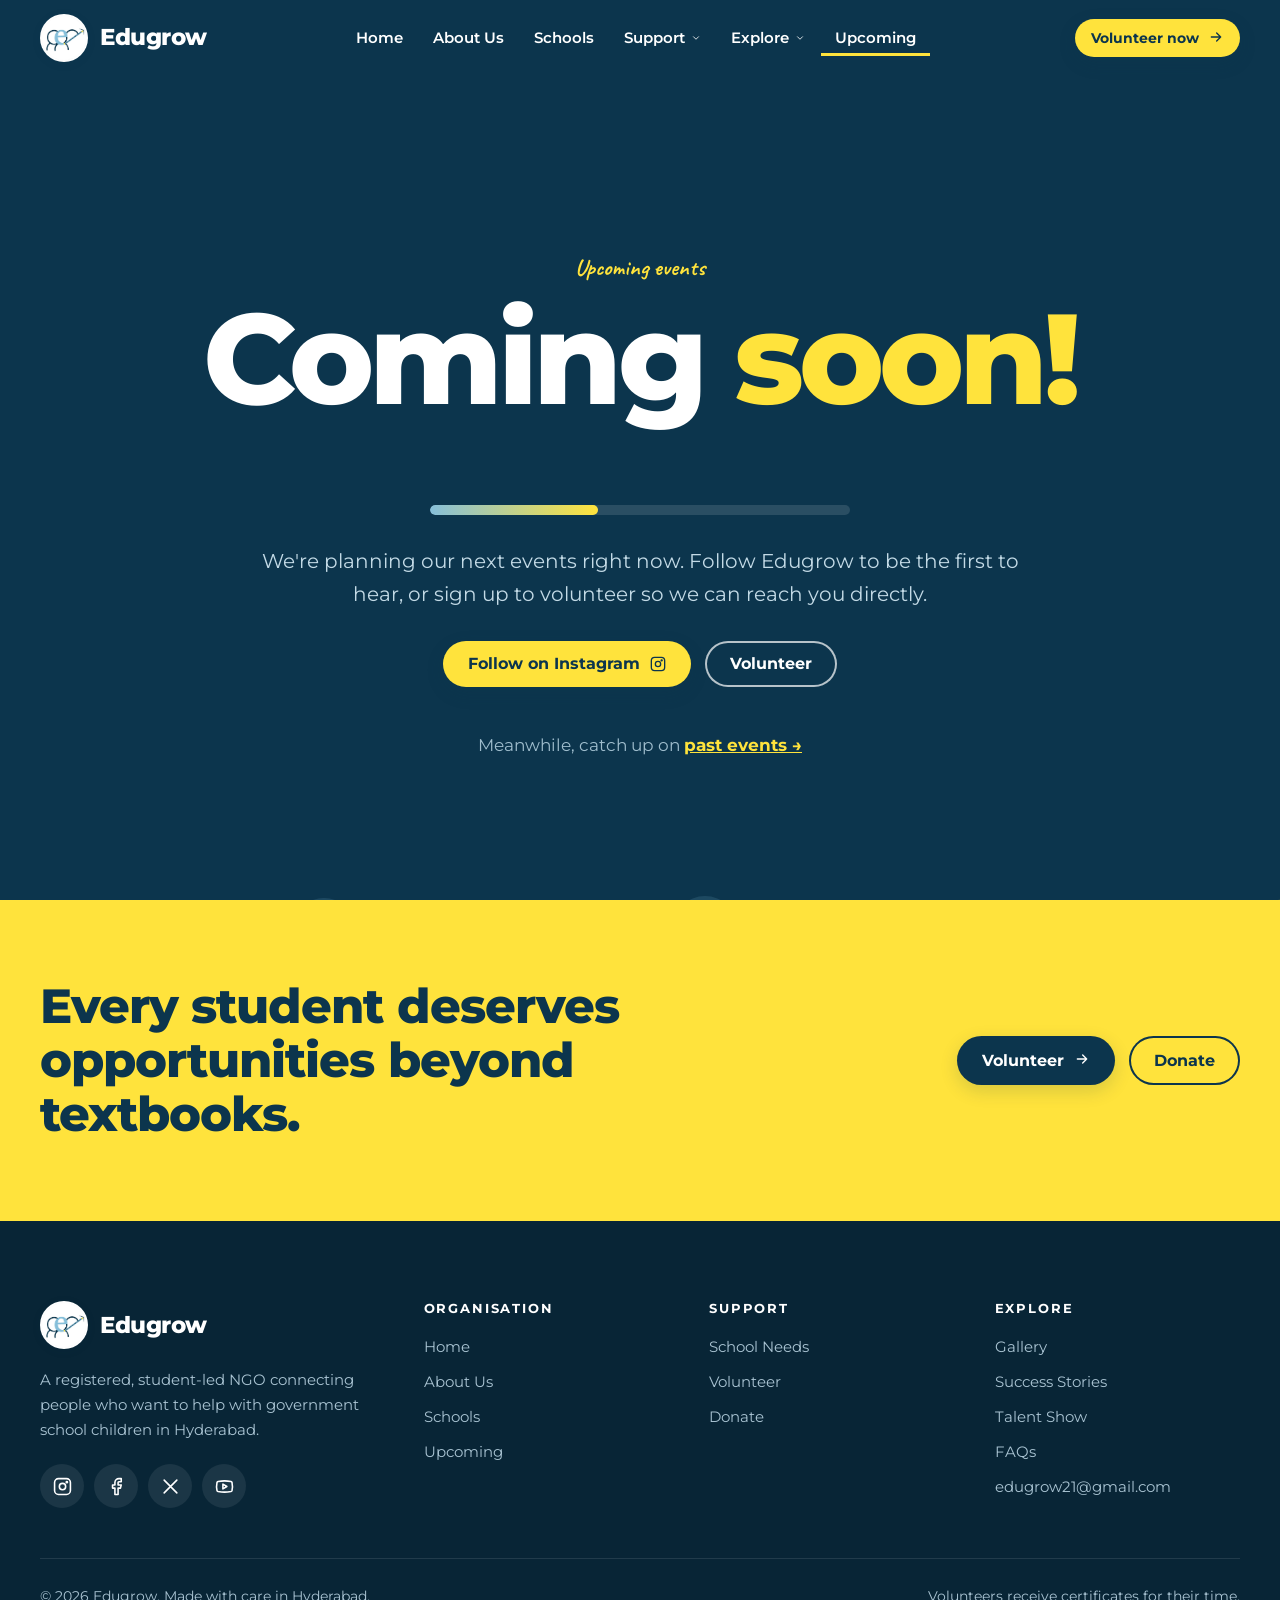
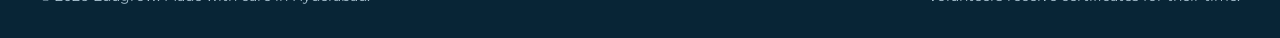
<file: upcoming.html>
<!doctype html>
<html lang="en">
<head>
  <meta charset="utf-8">
  <meta name="viewport" content="width=device-width, initial-scale=1">
  <title>Upcoming Events — Edugrow</title>
  <meta name="description" content="Upcoming Edugrow events. Coming soon. Follow us to hear first.">
  <link rel="icon" href="assets/img/logo.png">
  <link rel="preconnect" href="https://fonts.googleapis.com">
  <link rel="preconnect" href="https://fonts.gstatic.com" crossorigin>
  <link href="https://fonts.googleapis.com/css2?family=Caveat:wght@600;700&family=Montserrat:wght@400;500;600;700;800&display=swap" rel="stylesheet">
  <link rel="stylesheet" href="assets/css/style.css">
  <script src="assets/js/main.js" defer></script>
</head>
<body data-page="upcoming" class="on-dark">
  <div id="site-header"></div>

  <main id="main">
    <section class="soon">
      <div class="bubbles" aria-hidden="true"></div>
      <div class="container" style="position:relative;z-index:2">
        <span class="hand reveal" style="color:var(--sun)">Upcoming events</span>
        <h1 data-split>Coming <span class="y">soon!</span></h1>
        <div class="pencil-loader" aria-hidden="true"><span></span></div>
        <p class="lead reveal" style="margin-inline:auto">We're planning our next events right now. Follow Edugrow to be the first to hear, or sign up to volunteer so we can reach you directly.</p>
        <div class="btn-row reveal" style="justify-content:center;margin-top:30px">
          <a class="btn" href="https://www.instagram.com/ngo.edugrow/" target="_blank" rel="noopener" data-magnetic>Follow on Instagram <span data-icon="instagram" data-size="16"></span></a>
          <a class="btn btn--ghost" href="volunteer.html">Volunteer</a>
        </div>
        <p class="reveal" style="margin-top:44px;color:#9FBDCD">Meanwhile, catch up on <a href="success-stories.html" style="color:var(--sun);font-weight:700">past events →</a></p>
      </div>
    </section>
  </main>

  <div id="site-footer"></div>
</body>
</html>
</file>
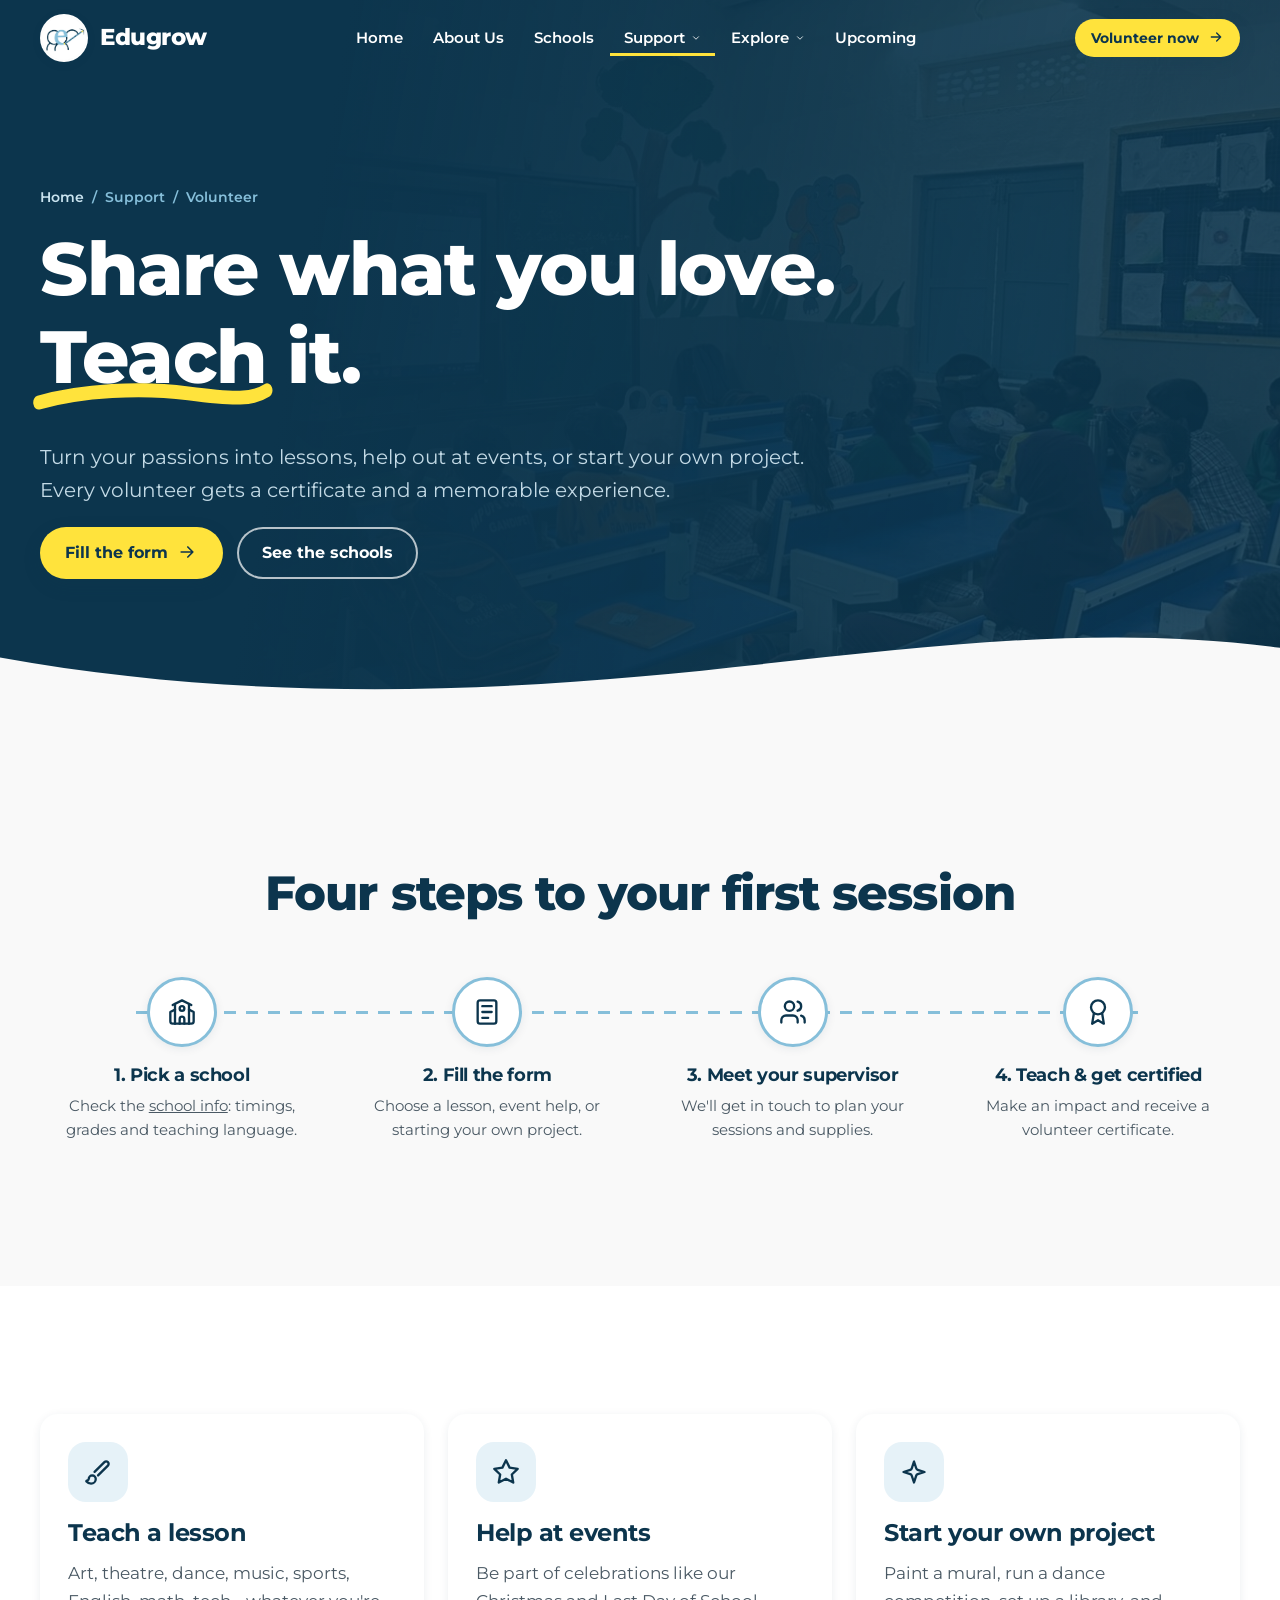
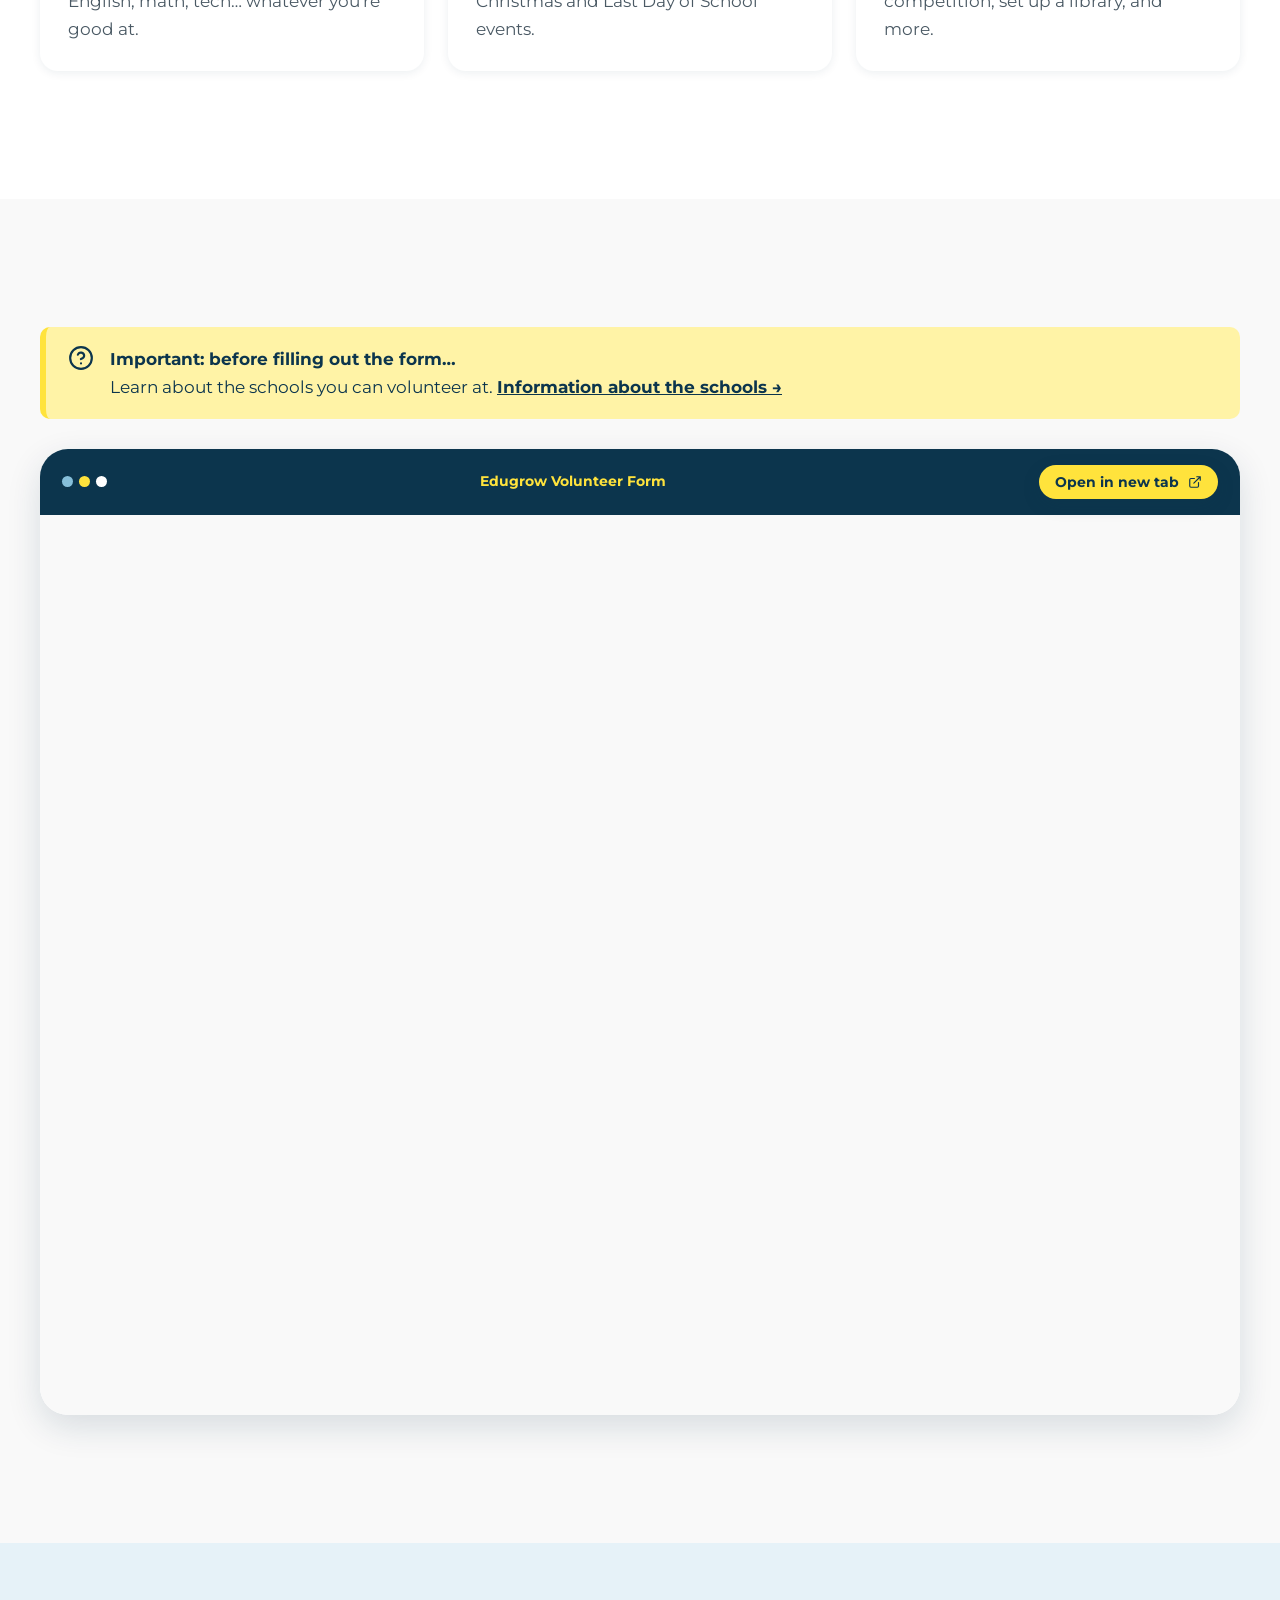
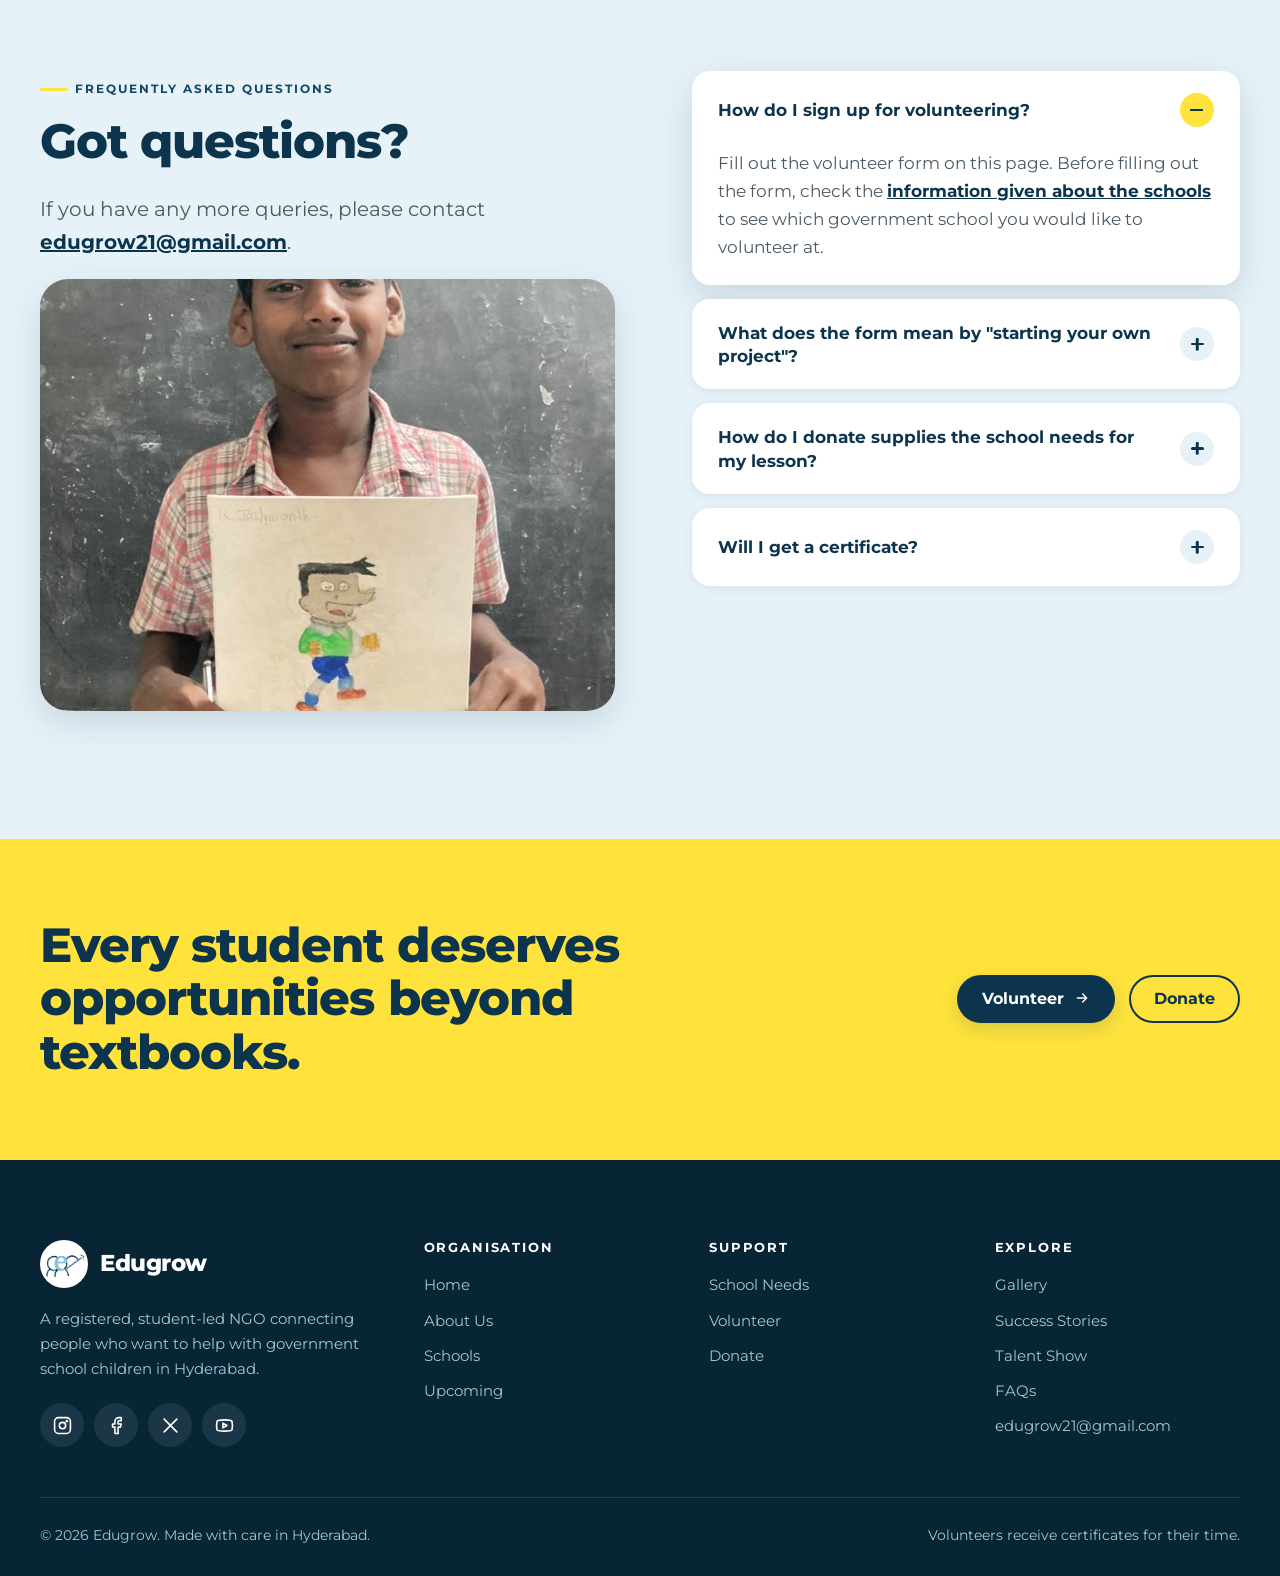
<file: volunteer.html>
<!doctype html>
<html lang="en">
<head>
  <meta charset="utf-8">
  <meta name="viewport" content="width=device-width, initial-scale=1">
  <title>Volunteer — Edugrow</title>
  <meta name="description" content="Volunteer with Edugrow: teach a lesson, help at events or start your own project at a Hyderabad government school. All volunteers receive certificates.">
  <link rel="icon" href="assets/img/logo.png">
  <link rel="preconnect" href="https://fonts.googleapis.com">
  <link rel="preconnect" href="https://fonts.gstatic.com" crossorigin>
  <link href="https://fonts.googleapis.com/css2?family=Caveat:wght@600;700&family=Montserrat:wght@400;500;600;700;800&display=swap" rel="stylesheet">
  <link rel="stylesheet" href="assets/css/style.css">
  <script src="assets/js/main.js" defer></script>
</head>
<body data-page="volunteer" class="on-dark">
  <div id="site-header"></div>

  <main id="main">
    <section class="page-hero">
      <div class="bg" data-parallax="0.15" style="background-image:url(assets/img/photos/ups-tech-5.jpg)"></div>
      <div class="container">
        <nav class="crumbs reveal" aria-label="Breadcrumb"><a href="index.html">Home</a><span>/</span><span>Support</span><span>/</span><span>Volunteer</span></nav>
        <h1 data-split>Share what you love. <span class="scribble">Teach</span> it.</h1>
        <p class="lead reveal" style="--d:.5s">Turn your passions into lessons, help out at events, or start your own project. Every volunteer gets a certificate and a memorable experience.</p>
        <div class="btn-row reveal" style="--d:.65s"><a class="btn" href="#form" data-magnetic>Fill the form <span class="arrow" data-icon="arrow"></span></a><a class="btn btn--ghost" href="schools.html">See the schools</a></div>
      </div>
      <div class="wave"><svg viewBox="0 0 1440 80" preserveAspectRatio="none"><path fill="currentColor" d="M0 40c240 40 480 40 720 20S1200 0 1440 30v50H0z"/></svg></div>
    </section>

    <!-- How it works -->
    <section class="section">
      <div class="container">
        <div class="center" style="margin-bottom:56px">
          <span class="eyebrow reveal">How it works</span>
          <h2 class="reveal">Four steps to your first session</h2>
        </div>
        <div class="steps stagger">
          <div class="step"><div class="bubble" data-icon="school" data-size="28"></div><h3>1. Pick a school</h3><p>Check the <a href="schools.html">school info</a>: timings, grades and teaching language.</p></div>
          <div class="step"><div class="bubble" data-icon="form" data-size="28"></div><h3>2. Fill the form</h3><p>Choose a lesson, event help, or starting your own project.</p></div>
          <div class="step"><div class="bubble" data-icon="users" data-size="28"></div><h3>3. Meet your supervisor</h3><p>We'll get in touch to plan your sessions and supplies.</p></div>
          <div class="step"><div class="bubble" data-icon="award" data-size="28"></div><h3>4. Teach &amp; get certified</h3><p>Make an impact and receive a volunteer certificate.</p></div>
        </div>
      </div>
    </section>

    <!-- What you can do -->
    <section class="section section--white">
      <div class="container">
        <div class="grid-3">
          <div class="card reveal" data-tilt><div class="ico-lg" data-icon="brush" data-size="28"></div><h3>Teach a lesson</h3><p>Art, theatre, dance, music, sports, English, math, tech… whatever you're good at.</p></div>
          <div class="card reveal" style="--d:.1s" data-tilt><div class="ico-lg" data-icon="star" data-size="28"></div><h3>Help at events</h3><p>Be part of celebrations like our Christmas and Last Day of School events.</p></div>
          <div class="card reveal" style="--d:.2s" data-tilt><div class="ico-lg" data-icon="sparkles" data-size="28"></div><h3>Start your own project</h3><p>Paint a mural, run a dance competition, set up a library, and more.</p></div>
        </div>
      </div>
    </section>

    <!-- Form -->
    <section class="section" id="form" style="scroll-margin-top:80px">
      <div class="container">
        <div class="notice reveal" style="margin-bottom:30px">
          <span data-icon="question" data-size="26"></span>
          <div><b>Important: before filling out the form…</b><p>Learn about the schools you can volunteer at. <a href="schools.html" style="font-weight:700">Information about the schools →</a></p></div>
        </div>
        <div class="form-shell reveal">
          <div class="bar"><div class="dots"><i></i><i></i><i></i></div><b>Edugrow Volunteer Form</b><a class="btn btn--sm" href="#" data-form-link target="_blank" rel="noopener">Open in new tab <span data-icon="external" data-size="14"></span></a></div>
          <iframe src="https://docs.google.com/forms/d/e/1FAIpQLSeEwciduMMt5BvsYQgYSz2iMeVA7BlMciXFRIfT5jGstYa61w/viewform?embedded=true" title="Edugrow volunteer sign-up form" loading="lazy">Loading…</iframe>
        </div>
      </div>
    </section>

    <!-- FAQ -->
    <section class="section section--sky">
      <div class="container split" style="align-items:start">
        <div>
          <span class="eyebrow reveal">Frequently asked questions</span>
          <h2 class="reveal">Got questions?</h2>
          <p class="lead reveal">If you have any more queries, please contact <a data-email style="color:var(--navy);font-weight:700"></a>.</p>
          <img class="reveal" src="assets/img/photos/natco-art-10.jpg" alt="A student holds up a cartoon drawing" style="border-radius:var(--radius-lg);box-shadow:var(--shadow);margin-top:20px;aspect-ratio:4/3;object-fit:cover;width:100%" loading="lazy">
        </div>
        <div class="accordion stagger">
          <div class="acc is-open"><button>How do I sign up for volunteering? <span class="pm"></span></button><div class="panel"><div><p>Fill out the volunteer form on this page. Before filling out the form, check the <a href="schools.html">information given about the schools</a> to see which government school you would like to volunteer at.</p></div></div></div>
          <div class="acc"><button>What does the form mean by "starting your own project"? <span class="pm"></span></button><div class="panel"><div><p>Selecting "starting your own project" means you'd like to help the government school through your own project rather than through a lesson. For example, you can start a project to set up murals, start a dance competition, and more.</p></div></div></div>
          <div class="acc"><button>How do I donate supplies the school needs for my lesson? <span class="pm"></span></button><div class="panel"><div><p>If your lesson needs supplies that the school doesn't have, get in contact with <a data-email></a> or contact your supervisor after filling out the form.</p></div></div></div>
          <div class="acc"><button>Will I get a certificate? <span class="pm"></span></button><div class="panel"><div><p>Yes! All volunteers receive certificates for their time with Edugrow.</p></div></div></div>
        </div>
      </div>
    </section>
  </main>

  <div id="site-footer"></div>
</body>
</html>
</file>
<file: assets/css/style.css>
/* =========================================================
   Edugrow — site styles
   Brand colours taken from the existing edugrow.org.in site
   and the Edugrow logo: navy, sky blue, sunshine yellow.
   ========================================================= */

:root {
  --navy: #0C354D;
  --navy-900: #082536;
  --navy-700: #134966;
  --sky: #86BFDA;
  --sky-200: #C9E3EF;
  --sky-100: #E6F2F8;
  --sun: #FFE33C;
  --sun-200: #FFF3A6;
  --paper: #F9F9F9;
  --white: #FFFFFF;
  --ink: #1C1C1C;
  --ink-soft: #4A5964;

  --font-head: "Montserrat", system-ui, sans-serif;
  --font-body: "Montserrat", system-ui, sans-serif;
  --font-hand: "Caveat", "Comic Sans MS", cursive;

  --radius-sm: 10px;
  --radius: 18px;
  --radius-lg: 28px;
  --shadow-sm: 0 2px 10px rgba(12, 53, 77, .08);
  --shadow: 0 12px 34px rgba(12, 53, 77, .14);
  --shadow-lg: 0 30px 60px rgba(12, 53, 77, .22);

  --container: 1200px;
  --gutter: clamp(16px, 4vw, 40px);
  --header-h: 76px;
  --ease: cubic-bezier(.22, 1, .36, 1);
}

*, *::before, *::after { box-sizing: border-box; }
html { scroll-behavior: smooth; -webkit-text-size-adjust: 100%; overflow-x: clip; }
body {
  margin: 0;
  font-family: var(--font-body);
  font-size: 17px;
  line-height: 1.65;
  color: var(--ink);
  background: var(--paper);
  overflow-x: hidden;
  overflow-x: clip;
  -webkit-font-smoothing: antialiased;
}
img { max-width: 100%; display: block; }
a { color: inherit; }
h1, h2, h3, h4 { font-family: var(--font-head); line-height: 1.12; margin: 0 0 .5em; color: var(--navy); letter-spacing: -.02em; }
h1 { font-size: clamp(2.4rem, 6vw, 4.6rem); font-weight: 800; }
h2 { font-size: clamp(1.9rem, 4vw, 3rem); font-weight: 800; }
h3 { font-size: clamp(1.2rem, 2vw, 1.5rem); font-weight: 700; }
p { margin: 0 0 1em; }
::selection { background: var(--sun); color: var(--navy); }
:focus-visible { outline: 3px solid var(--sun); outline-offset: 3px; border-radius: 6px; }

.container { width: min(100% - 2 * var(--gutter), var(--container)); margin-inline: auto; }
.section { padding: clamp(72px, 10vw, 130px) 0; position: relative; }
.section--tight { padding: clamp(48px, 7vw, 80px) 0; }
.section--navy { background: var(--navy); color: #DCEAF2; }
.section--navy h2, .section--navy h3 { color: var(--white); }
.section--sky { background: var(--sky-100); }
.section--sun { background: var(--sun); }
.section--white { background: var(--white); }
.center { text-align: center; }
.lead { font-size: clamp(1.05rem, 1.6vw, 1.25rem); color: var(--ink-soft); max-width: 62ch; }
.center .lead { margin-inline: auto; }
.section--navy .lead { color: #B9D3E1; }

.eyebrow {
  display: inline-flex; align-items: center; gap: .55em;
  font-weight: 700; font-size: .78rem; letter-spacing: .16em; text-transform: uppercase;
  color: var(--navy-700); margin-bottom: 1rem;
}
.eyebrow::before { content: ""; width: 28px; height: 3px; background: var(--sun); border-radius: 3px; }
.section--navy .eyebrow { color: var(--sky); }
.hand { font-family: var(--font-hand); font-weight: 700; font-size: 1.35em; color: var(--sky); letter-spacing: 0; }

/* Highlighted word with a hand-drawn pencil underline */
.scribble { position: relative; white-space: nowrap; display: inline-block; }
.scribble svg { position: absolute; left: -2%; bottom: -.18em; width: 104%; height: .42em; overflow: visible; }
.scribble path { fill: none; stroke: var(--sun); stroke-width: 9; stroke-linecap: round; stroke-dasharray: 400; stroke-dashoffset: 400; transition: stroke-dashoffset 1.2s var(--ease) .5s; }
.scribble.is-in path, .is-in .scribble path { stroke-dashoffset: 0; }

/* ---------- Buttons ---------- */
.btn {
  --bg: var(--sun); --fg: var(--navy);
  display: inline-flex; align-items: center; gap: .6em;
  padding: .95em 1.6em; border-radius: 999px; border: 0;
  background: var(--bg); color: var(--fg);
  font: 700 .98rem/1 var(--font-head); text-decoration: none; cursor: pointer;
  position: relative; overflow: hidden; isolation: isolate;
  transition: transform .35s var(--ease), box-shadow .35s var(--ease);
  box-shadow: 0 6px 18px rgba(12, 53, 77, .16);
}
.btn::before {
  content: ""; position: absolute; inset: 0; z-index: -1;
  background: var(--navy); transform: translateY(101%); transition: transform .45s var(--ease);
}
.btn:hover { transform: translateY(-3px); box-shadow: 0 14px 28px rgba(12, 53, 77, .25); color: var(--white); }
.btn:hover::before { transform: translateY(0); }
.btn .arrow { transition: transform .35s var(--ease); }
.btn:hover .arrow { transform: translateX(4px); }
.btn--navy { --bg: var(--navy); --fg: var(--white); }
.btn--navy::before { background: var(--sun); }
.btn--navy:hover { color: var(--navy); }
.btn--ghost { --bg: transparent; --fg: var(--white); box-shadow: inset 0 0 0 2px rgba(255,255,255,.7); }
.btn--ghost::before { background: var(--white); }
.btn--ghost:hover { color: var(--navy); }
.btn--outline { --bg: transparent; --fg: var(--navy); box-shadow: inset 0 0 0 2px var(--navy); }
.btn--sm { padding: .7em 1.15em; font-size: .88rem; }
.btn-row { display: flex; flex-wrap: wrap; gap: 14px; }
.center .btn-row { justify-content: center; }

.link-arrow { font-weight: 700; color: var(--navy); text-decoration: none; display: inline-flex; gap: .4em; align-items: center; background: linear-gradient(var(--sun), var(--sun)) 0 100% / 0 3px no-repeat; transition: background-size .4s var(--ease); }
.link-arrow:hover { background-size: 100% 3px; }

/* ---------- Scroll progress (a pencil line) ---------- */
.progress { position: fixed; inset: 0 0 auto 0; height: 4px; z-index: 200; pointer-events: none; }
.progress span { display: block; height: 100%; width: 100%; transform-origin: 0 50%; transform: scaleX(0); background: linear-gradient(90deg, var(--sky), var(--sun)); }

/* ---------- Header ---------- */
.site-header {
  position: fixed; inset: 0 0 auto 0; z-index: 100; height: var(--header-h);
  display: flex; align-items: center;
  transition: background .4s, box-shadow .4s, transform .45s var(--ease), height .3s;
}
.site-header.is-solid { background: rgba(255,255,255,.92); backdrop-filter: saturate(160%) blur(14px); -webkit-backdrop-filter: saturate(160%) blur(14px); box-shadow: 0 1px 0 rgba(12,53,77,.08), var(--shadow-sm); }
.site-header.is-hidden { transform: translateY(-100%); }
.site-header .container { display: flex; align-items: center; justify-content: space-between; gap: 20px; }
.brand { display: flex; align-items: center; gap: 12px; text-decoration: none; }
.brand img { width: 48px; height: 48px; border-radius: 50%; background: var(--white); box-shadow: var(--shadow-sm); transition: transform .6s var(--ease); }
.brand:hover img { transform: rotate(-12deg) scale(1.06); }
.brand span { font: 800 1.45rem/1 var(--font-head); color: var(--navy); letter-spacing: -.02em; }
.on-dark .site-header:not(.is-solid) .brand span { color: var(--white); }

.nav { display: flex; align-items: center; gap: 4px; }
.nav > ul { list-style: none; margin: 0; padding: 0; display: flex; align-items: center; gap: 2px; }
.nav li { position: relative; }
.nav a.nav-link, .nav button.nav-link {
  display: inline-flex; align-items: center; gap: 6px;
  padding: 10px 14px; border-radius: 999px; border: 0; background: none; cursor: pointer;
  font: 600 .95rem/1 var(--font-head); color: var(--navy); text-decoration: none;
  transition: background .25s, color .25s;
}
.on-dark .site-header:not(.is-solid) .nav-link { color: var(--white); }
.nav .nav-link:hover, .nav li:focus-within > .nav-link { background: rgba(134,191,218,.22); }
.nav .nav-link[aria-current="page"], .nav .is-current > .nav-link { box-shadow: inset 0 -3px 0 var(--sun); border-radius: 0; }
.nav .chev { width: 10px; height: 10px; transition: transform .3s; }
.nav li:hover .chev, .nav li:focus-within .chev { transform: rotate(180deg); }
.dropdown {
  position: absolute; top: calc(100% + 10px); left: 50%; min-width: 250px;
  list-style: none; margin: 0; padding: 10px;
  background: var(--white); border-radius: var(--radius); box-shadow: var(--shadow-lg);
  opacity: 0; visibility: hidden; transform: translate(-50%, 10px);
  transition: opacity .3s var(--ease), transform .3s var(--ease), visibility .3s;
}
.dropdown::before { content: ""; position: absolute; inset: -12px 0 auto; height: 12px; }
.nav li:hover > .dropdown, .nav li:focus-within > .dropdown { opacity: 1; visibility: visible; transform: translate(-50%, 0); }
.dropdown a { display: flex; gap: 12px; align-items: center; padding: 11px 12px; border-radius: 12px; text-decoration: none; color: var(--navy); font-weight: 600; font-size: .94rem; transition: background .2s; }
.dropdown a small { display: block; font-weight: 500; color: var(--ink-soft); font-size: .78rem; margin-top: 2px; }
.dropdown a:hover { background: var(--sky-100); }
.dropdown .ico { flex: none; width: 36px; height: 36px; border-radius: 10px; display: grid; place-items: center; background: var(--sky-100); color: var(--navy); }
.dropdown a:hover .ico { background: var(--sun); }
.nav-cta { margin-left: 10px; }

.burger { display: none; width: 46px; height: 46px; border-radius: 50%; border: 0; background: var(--sun); cursor: pointer; position: relative; z-index: 120; }
.burger span { position: absolute; left: 13px; right: 13px; height: 2.5px; background: var(--navy); border-radius: 2px; transition: transform .4s var(--ease), opacity .3s; }
.burger span:nth-child(1) { top: 16px; } .burger span:nth-child(2) { top: 22px; } .burger span:nth-child(3) { top: 28px; }
.menu-open .burger span:nth-child(1) { transform: translateY(6px) rotate(45deg); }
.menu-open .burger span:nth-child(2) { opacity: 0; }
.menu-open .burger span:nth-child(3) { transform: translateY(-6px) rotate(-45deg); }

.mobile-menu {
  position: fixed; inset: 0; z-index: 110; background: var(--navy); color: var(--white);
  padding: calc(var(--header-h) + 20px) var(--gutter) 40px; overflow-y: auto;
  clip-path: circle(0 at calc(100% - 44px) 38px); transition: clip-path .7s var(--ease);
  visibility: hidden;
}
.menu-open .mobile-menu { clip-path: circle(150% at calc(100% - 44px) 38px); visibility: visible; }
.menu-open { overflow: hidden; }
.mobile-menu ul { list-style: none; margin: 0; padding: 0; }
.mobile-menu > ul > li { border-bottom: 1px solid rgba(255,255,255,.12); opacity: 0; transform: translateY(16px); transition: opacity .4s, transform .5s var(--ease); }
.menu-open .mobile-menu > ul > li { opacity: 1; transform: none; }
.mobile-menu > ul > li > a, .mobile-menu summary { display: flex; justify-content: space-between; align-items: center; padding: 16px 0; font: 700 1.5rem/1.2 var(--font-head); color: var(--white); text-decoration: none; cursor: pointer; list-style: none; }
.mobile-menu summary::-webkit-details-marker { display: none; }
.mobile-menu summary::after { content: "+"; color: var(--sun); font-size: 1.6rem; transition: transform .3s; }
.mobile-menu details[open] summary::after { transform: rotate(45deg); }
.mobile-menu details ul { padding: 0 0 14px 6px; }
.mobile-menu details a { display: block; padding: 9px 0; color: var(--sky-200); text-decoration: none; font-weight: 600; }
.mobile-menu .btn { margin-top: 28px; }
.menu-open .site-header .brand span { color: var(--white); }

/* ---------- Hero (home) ---------- */
.hero { position: relative; min-height: 100svh; display: flex; align-items: flex-end; color: var(--white); overflow: hidden; background: var(--navy-900); }
.hero-slides { position: absolute; inset: 0; }
.hero-slides img { position: absolute; inset: 0; width: 100%; height: 100%; object-fit: cover; opacity: 0; transform: scale(1.12); transition: opacity 1.6s ease, transform 8s linear; }
.hero-slides img.is-active { opacity: 1; transform: scale(1); }
.hero::after { content: ""; position: absolute; inset: 0; background: linear-gradient(180deg, rgba(8,37,54,.55) 0%, rgba(8,37,54,.25) 35%, rgba(8,37,54,.85) 100%), linear-gradient(90deg, rgba(8,37,54,.6), transparent 70%); }
.hero-content { position: relative; z-index: 2; padding: calc(var(--header-h) + 60px) 0 clamp(60px, 9vh, 110px); }
.hero h1 { color: var(--white); max-width: 14ch; margin-bottom: .4em; text-shadow: 0 4px 30px rgba(0,0,0,.25); }
.hero .lead { color: rgba(255,255,255,.88); margin-bottom: 2rem; }
.hero .hand { color: var(--sun); font-size: clamp(1.6rem, 3vw, 2.2rem); display: block; margin-bottom: .2rem; }
.split-word { display: inline-block; overflow: hidden; vertical-align: top; padding-bottom: .08em; }
.split-word > span { display: inline-block; opacity: 0; transform: translateY(110%); transition: transform 1s var(--ease), opacity .6s ease; }
.is-in .split-word > span, .split-word > span.is-in { opacity: 1; transform: none; }
.hero-dots { position: absolute; right: var(--gutter); bottom: clamp(60px, 9vh, 110px); z-index: 3; display: flex; gap: 8px; }
.hero-dots button { width: 34px; height: 4px; border-radius: 4px; border: 0; padding: 0; cursor: pointer; background: rgba(255,255,255,.35); overflow: hidden; position: relative; }
.hero-dots button::after { content: ""; position: absolute; inset: 0; background: var(--sun); transform: scaleX(0); transform-origin: left; }
.hero-dots button.is-active::after { animation: dotfill 6s linear forwards; }
@keyframes dotfill { to { transform: scaleX(1); } }
.scroll-cue { position: absolute; left: 50%; bottom: 22px; z-index: 3; transform: translateX(-50%); width: 26px; height: 42px; border: 2px solid rgba(255,255,255,.7); border-radius: 20px; }
.scroll-cue::after { content: ""; position: absolute; left: 50%; top: 8px; width: 4px; height: 8px; margin-left: -2px; background: var(--sun); border-radius: 4px; animation: cue 1.8s infinite; }
@keyframes cue { 0% { opacity: 0; transform: translateY(0); } 30% { opacity: 1; } 100% { opacity: 0; transform: translateY(14px); } }

/* Page hero (inner pages) */
.page-hero { position: relative; padding: calc(var(--header-h) + clamp(60px, 9vw, 110px)) 0 clamp(70px, 9vw, 120px); background: var(--navy); color: var(--white); overflow: hidden; }
.page-hero h1 { color: var(--white); max-width: 18ch; }
.page-hero .lead { color: #C3DAE6; }
.page-hero .bg { position: absolute; inset: 0; background-size: cover; background-position: center; opacity: .28; transform: scale(1.1); will-change: transform; }
.page-hero::after { content: ""; position: absolute; inset: 0; background: linear-gradient(100deg, var(--navy) 25%, rgba(12,53,77,.55)); }
.page-hero .container { position: relative; z-index: 2; }
.crumbs { display: flex; gap: 8px; font-size: .85rem; font-weight: 600; color: var(--sky); margin-bottom: 1.2rem; }
.crumbs a { color: var(--sky-200); text-decoration: none; }
.crumbs a:hover { color: var(--sun); }
.wave { position: absolute; left: 0; right: 0; bottom: -1px; height: clamp(40px, 6vw, 80px); z-index: 3; color: var(--paper); }
.wave svg { width: 100%; height: 100%; display: block; }

/* Floating doodles */
.doodle { position: absolute; z-index: 1; pointer-events: none; opacity: .9; }
.doodle--1 { right: 8%; top: 28%; width: 90px; animation: float 7s ease-in-out infinite; }
.doodle--2 { right: 22%; bottom: 18%; width: 60px; animation: float 9s ease-in-out infinite reverse; }
@keyframes float { 0%,100% { transform: translateY(0) rotate(0); } 50% { transform: translateY(-16px) rotate(6deg); } }

/* ---------- Reveal on scroll ---------- */
.reveal { opacity: 0; transform: translateY(40px); transition: opacity .9s var(--ease), transform .9s var(--ease); transition-delay: var(--d, 0s); }
.reveal.from-left { transform: translateX(-50px); }
.reveal.from-right { transform: translateX(50px); }
.reveal.zoom { transform: scale(.92); }
.reveal.is-in { opacity: 1; transform: none; }

/* ---------- Grid helpers ---------- */
.split { display: grid; grid-template-columns: 1.05fr 1fr; gap: clamp(36px, 6vw, 90px); align-items: center; }
.split--rev > :first-child { order: 2; }
.grid-3 { display: grid; grid-template-columns: repeat(3, 1fr); gap: 24px; }
.grid-2 { display: grid; grid-template-columns: repeat(2, 1fr); gap: 24px; }
.grid-auto { display: grid; grid-template-columns: repeat(auto-fill, minmax(280px, 1fr)); gap: 24px; }

/* ---------- Intro / mission ---------- */
.photo-stack { position: relative; aspect-ratio: 1 / 1.02; }
.photo-stack figure { position: absolute; margin: 0; border-radius: var(--radius-lg); overflow: hidden; box-shadow: var(--shadow-lg); border: 6px solid var(--white); }
.photo-stack img { width: 100%; height: 100%; object-fit: cover; transition: transform 1.2s var(--ease); }
.photo-stack figure:hover img { transform: scale(1.06); }
.photo-stack .p1 { inset: 0 22% 22% 0; transform: rotate(-3deg); }
.photo-stack .p2 { inset: 38% 0 0 34%; transform: rotate(3deg); }
.photo-stack .badge { position: absolute; left: -10px; bottom: 6%; z-index: 3; background: var(--sun); color: var(--navy); border-radius: 50%; width: 130px; height: 130px; display: grid; place-items: center; text-align: center; font-weight: 800; line-height: 1.1; box-shadow: var(--shadow); animation: spin-slow 20s linear infinite; }
.photo-stack .badge b { display: block; font-size: 2rem; }
.photo-stack .badge small { font-size: .72rem; letter-spacing: .1em; text-transform: uppercase; }
@keyframes spin-slow { 0%,100% { transform: rotate(-8deg); } 50% { transform: rotate(8deg); } }

.problem-list { list-style: none; padding: 0; margin: 1.6rem 0 2rem; display: grid; gap: 14px; }
.problem-list li { display: flex; gap: 14px; align-items: flex-start; padding: 14px 16px; background: var(--white); border-radius: var(--radius-sm); box-shadow: var(--shadow-sm); transition: transform .35s var(--ease), box-shadow .35s; }
.problem-list li:hover { transform: translateX(6px); box-shadow: var(--shadow); }
.problem-list .ico { flex: none; width: 40px; height: 40px; border-radius: 12px; background: var(--sky-100); color: var(--navy); display: grid; place-items: center; }
.problem-list b { color: var(--navy); }

/* ---------- Ways to help cards ---------- */
.help-card {
  position: relative; border-radius: var(--radius-lg); overflow: hidden; min-height: 460px; color: var(--white);
  display: flex; flex-direction: column; justify-content: flex-end; padding: 30px; text-decoration: none;
  box-shadow: var(--shadow); transform-style: preserve-3d; transition: transform .5s var(--ease), box-shadow .5s;
}
.help-card img { position: absolute; inset: 0; width: 100%; height: 100%; object-fit: cover; transition: transform 1.2s var(--ease); }
.help-card::before { content: ""; position: absolute; inset: 0; z-index: 1; background: linear-gradient(180deg, rgba(8,37,54,0) 30%, rgba(8,37,54,.92) 100%); transition: background .5s; }
.help-card:hover { box-shadow: var(--shadow-lg); }
.help-card:hover img { transform: scale(1.08); }
.help-card:hover::before { background: linear-gradient(180deg, rgba(8,37,54,.15) 0%, rgba(8,37,54,.95) 100%); }
.help-card > *:not(img) { position: relative; z-index: 2; }
.help-card .num { position: absolute; top: 22px; left: 26px; font: 800 .8rem/1 var(--font-head); letter-spacing: .14em; color: var(--sun); }
.help-card h3 { color: var(--white); font-size: 2rem; margin-bottom: .3em; }
.help-card p { color: rgba(255,255,255,.85); margin: 0; max-height: 0; opacity: 0; overflow: hidden; transition: max-height .6s var(--ease), opacity .5s, margin .5s; }
.help-card:hover p, .help-card:focus-visible p { max-height: 120px; opacity: 1; margin-bottom: 1rem; }
.help-card .go { margin-top: 1rem; width: 52px; height: 52px; border-radius: 50%; background: var(--sun); color: var(--navy); display: grid; place-items: center; transition: transform .5s var(--ease); }
.help-card:hover .go { transform: rotate(-45deg); }
@media (hover: none) { .help-card p { max-height: none; opacity: 1; margin-bottom: 1rem; } }

/* ---------- Stats ---------- */
.stats { display: grid; grid-template-columns: repeat(4, 1fr); gap: 0; }
.stat { padding: 10px 26px; border-left: 1px solid rgba(255,255,255,.14); }
.stat:first-child { border-left: 0; }
.stat .n { font: 800 clamp(2.4rem, 5vw, 3.8rem)/1 var(--font-head); color: var(--sun); letter-spacing: -.03em; display: block; margin-bottom: .35rem; }
.stat p { margin: 0; color: #B9D3E1; font-size: .95rem; }
.section--white .stat, .section--sky .stat { border-color: rgba(12,53,77,.12); }
.section--white .stat .n, .section--sky .stat .n { color: var(--navy); }
.section--white .stat p, .section--sky .stat p { color: var(--ink-soft); }

/* ---------- Photo marquee ---------- */
.marquee { overflow: hidden; padding: 10px 0; mask-image: linear-gradient(90deg, transparent, #000 8%, #000 92%, transparent); -webkit-mask-image: linear-gradient(90deg, transparent, #000 8%, #000 92%, transparent); }
.marquee-track { display: flex; gap: 18px; width: max-content; animation: marquee 60s linear infinite; }
.marquee:hover .marquee-track { animation-play-state: paused; }
.marquee-track img { height: 260px; width: auto; border-radius: var(--radius); object-fit: cover; box-shadow: var(--shadow-sm); transition: transform .5s var(--ease); }
.marquee-track img:nth-child(odd) { transform: rotate(-1.5deg); }
.marquee-track img:nth-child(even) { transform: rotate(1.5deg) translateY(14px); }
.marquee-track img:hover { transform: scale(1.04) rotate(0); }
.marquee--rev .marquee-track { animation-direction: reverse; }
@keyframes marquee { to { transform: translateX(-50%); } }

/* ---------- Talent / CTA band ---------- */
.cta-band { position: relative; overflow: hidden; border-radius: var(--radius-lg); background: var(--sun); color: var(--navy); padding: clamp(40px, 6vw, 80px); display: grid; grid-template-columns: 1.2fr .8fr; gap: 40px; align-items: center; }
.cta-band h2 { max-width: 16ch; }
.cta-band p { color: var(--navy-700); font-size: 1.1rem; }
.cta-band .circle { position: absolute; border-radius: 50%; border: 2px dashed rgba(12,53,77,.25); }
.cta-band .c1 { width: 420px; height: 420px; right: -120px; top: -140px; animation: spin 40s linear infinite; }
.cta-band .c2 { width: 240px; height: 240px; right: 80px; bottom: -120px; animation: spin 30s linear infinite reverse; }
@keyframes spin { to { transform: rotate(360deg); } }
.cta-band .imgs { position: relative; height: 320px; }
.cta-band .imgs img { position: absolute; width: 62%; aspect-ratio: 3/4; object-fit: cover; border-radius: var(--radius); border: 5px solid var(--white); box-shadow: var(--shadow); transition: transform .6s var(--ease); }
.cta-band .imgs img:first-child { left: 0; top: 0; transform: rotate(-6deg); }
.cta-band .imgs img:last-child { right: 0; bottom: 0; transform: rotate(5deg); }
.cta-band:hover .imgs img:first-child { transform: rotate(-9deg) translateX(-10px); }
.cta-band:hover .imgs img:last-child { transform: rotate(8deg) translateX(10px); }

/* ---------- Story preview (home) ---------- */
.story-card { background: var(--white); border-radius: var(--radius-lg); overflow: hidden; box-shadow: var(--shadow-sm); display: flex; flex-direction: column; text-decoration: none; transition: transform .5s var(--ease), box-shadow .5s; }
.story-card:hover { transform: translateY(-8px); box-shadow: var(--shadow-lg); }
.story-card .media { aspect-ratio: 4 / 3; overflow: hidden; position: relative; }
.story-card .media img { width: 100%; height: 100%; object-fit: cover; transition: transform 1s var(--ease); }
.story-card:hover .media img { transform: scale(1.07); }
.story-card .date { position: absolute; top: 16px; left: 16px; background: var(--sun); color: var(--navy); font-weight: 800; font-size: .76rem; letter-spacing: .06em; text-transform: uppercase; padding: 7px 12px; border-radius: 999px; }
.story-card .body { padding: 24px 26px 28px; }
.story-card h3 { margin-bottom: .4em; }
.story-card p { color: var(--ink-soft); font-size: .96rem; margin-bottom: 1rem; }

/* ---------- Generic cards ---------- */
.card { background: var(--white); border-radius: var(--radius); padding: 28px; box-shadow: var(--shadow-sm); transition: transform .45s var(--ease), box-shadow .45s; }
.card:hover { transform: translateY(-6px); box-shadow: var(--shadow); }
.card .ico-lg { width: 60px; height: 60px; border-radius: 18px; background: var(--sky-100); color: var(--navy); display: grid; place-items: center; margin-bottom: 18px; transition: background .3s, transform .5s var(--ease); }
.card:hover .ico-lg { background: var(--sun); transform: rotate(-8deg) scale(1.05); }
.card p { color: var(--ink-soft); margin: 0; }

/* ---------- Tags / chips ---------- */
.tag { display: inline-flex; align-items: center; gap: 6px; padding: 6px 12px; border-radius: 999px; background: var(--sky-100); color: var(--navy); font-size: .82rem; font-weight: 600; }
.tag--sun { background: var(--sun-200); }
.tag--navy { background: var(--navy); color: var(--white); }
.chips { display: flex; flex-wrap: wrap; gap: 10px; }
.chip { padding: 10px 18px; border-radius: 999px; border: 2px solid var(--sky-200); background: var(--white); color: var(--navy); font: 600 .9rem/1 var(--font-head); cursor: pointer; transition: all .3s var(--ease); }
.chip:hover { border-color: var(--sky); transform: translateY(-2px); }
.chip.is-active { background: var(--navy); border-color: var(--navy); color: var(--white); }
.chip .count { display: inline-block; margin-left: 6px; font-size: .75rem; padding: 2px 7px; border-radius: 999px; background: var(--sky-100); color: var(--navy); }
.chip.is-active .count { background: var(--sun); }

/* ---------- Schools ---------- */
.toolbar { display: flex; flex-wrap: wrap; justify-content: space-between; align-items: center; gap: 18px; margin-bottom: 36px; }
.toolbar .label { font-weight: 700; color: var(--navy); font-size: .85rem; letter-spacing: .08em; text-transform: uppercase; margin-right: 6px; }
.search { position: relative; }
.search input { width: min(320px, 80vw); padding: 13px 18px 13px 46px; border-radius: 999px; border: 2px solid var(--sky-200); font: 500 .95rem var(--font-body); background: var(--white); color: var(--ink); transition: border-color .3s, box-shadow .3s; }
.search input:focus { outline: 0; border-color: var(--sky); box-shadow: 0 0 0 5px rgba(134,191,218,.25); }
.search svg { position: absolute; left: 16px; top: 50%; transform: translateY(-50%); color: var(--navy-700); }

.school-card { background: var(--white); border-radius: var(--radius-lg); box-shadow: var(--shadow-sm); overflow: hidden; display: flex; flex-direction: column; transition: transform .5s var(--ease), box-shadow .5s, opacity .4s; }
.school-card:hover { transform: translateY(-8px); box-shadow: var(--shadow-lg); }
.school-card.is-hidden { display: none; }
.school-card .top { background: var(--navy); color: var(--white); padding: 26px 26px 22px; position: relative; overflow: hidden; }
.school-card .top::after { content: ""; position: absolute; right: -40px; top: -40px; width: 140px; height: 140px; border-radius: 50%; background: var(--sky); opacity: .18; transition: transform .7s var(--ease); }
.school-card:hover .top::after { transform: scale(1.6); }
.school-card .idx { font: 800 .78rem/1 var(--font-head); color: var(--sun); letter-spacing: .14em; }
.school-card h3 { color: var(--white); margin: .5em 0 .2em; }
.school-card .area { color: var(--sky-200); font-size: .9rem; font-weight: 600; display: flex; align-items: center; gap: 6px; }
.school-card dl { margin: 0; padding: 22px 26px 8px; display: grid; gap: 14px; flex: 1; }
.school-card dl > div { display: grid; grid-template-columns: 30px 1fr; gap: 10px; align-items: start; }
.school-card dt { color: var(--sky); padding-top: 2px; }
.school-card dd { margin: 0; font-size: .93rem; color: var(--ink-soft); }
.school-card dd b { display: block; color: var(--navy); font-size: .76rem; letter-spacing: .1em; text-transform: uppercase; margin-bottom: 2px; }
.school-card .actions { padding: 14px 26px 26px; display: flex; gap: 10px; flex-wrap: wrap; }
.empty { display: none; text-align: center; padding: 40px; color: var(--ink-soft); }
.empty.is-shown { display: block; }

/* ---------- School needs ---------- */
.need-card { background: var(--white); border-radius: var(--radius-lg); padding: 30px; box-shadow: var(--shadow-sm); position: relative; overflow: hidden; transition: transform .5s var(--ease), box-shadow .5s; }
.need-card:hover { transform: translateY(-6px); box-shadow: var(--shadow); }
.need-card::before { content: ""; position: absolute; left: 0; top: 0; bottom: 0; width: 6px; background: linear-gradient(var(--sky), var(--sun)); }
.need-card h3 { display: flex; align-items: center; justify-content: space-between; gap: 10px; }
.need-group { margin-top: 18px; }
.need-group h4 { font-size: .78rem; letter-spacing: .14em; text-transform: uppercase; color: var(--ink-soft); margin-bottom: 10px; display: flex; gap: 8px; align-items: center; }
.need-group .chips { gap: 8px; }
.need-group .tag { opacity: 0; transform: scale(.85); transition: opacity .5s var(--ease), transform .5s var(--ease); transition-delay: calc(var(--i, 0) * 60ms + .2s); }
.is-in .need-group .tag { opacity: 1; transform: none; }
.need-card.is-hidden { display: none; }
.need-card .urgent { background: #FFE0D9; color: #8A2A12; }

.bars { display: grid; gap: 18px; }
.bar { display: grid; grid-template-columns: 1fr auto; gap: 8px 14px; align-items: center; }
.bar span { font-weight: 600; color: var(--white); }
.bar b { color: var(--sun); font-size: .85rem; }
.bar i { grid-column: 1 / -1; height: 12px; border-radius: 12px; background: rgba(255,255,255,.1); position: relative; overflow: hidden; }
.bar i::after { content: ""; position: absolute; inset: 0; width: calc(var(--w) / 3 * 100%); border-radius: 12px; background: linear-gradient(90deg, var(--sky), var(--sun)); transform: scaleX(0); transform-origin: left; transition: transform 1.4s var(--ease); }
.bars.is-in .bar i::after { transform: scaleX(1); }
.bars.is-in .bar:nth-child(2) i::after { transition-delay: .1s; } .bars.is-in .bar:nth-child(3) i::after { transition-delay: .2s; }
.bars.is-in .bar:nth-child(4) i::after { transition-delay: .3s; } .bars.is-in .bar:nth-child(5) i::after { transition-delay: .4s; } .bars.is-in .bar:nth-child(6) i::after { transition-delay: .5s; }

/* ---------- Steps ---------- */
.steps { display: grid; grid-template-columns: repeat(4, 1fr); gap: 22px; counter-reset: step; position: relative; }
.steps::before { content: ""; position: absolute; top: 34px; left: 8%; right: 8%; height: 3px; background: repeating-linear-gradient(90deg, var(--sky) 0 12px, transparent 12px 22px); z-index: 0; }
.step { position: relative; z-index: 1; text-align: center; padding: 0 8px; }
.step .bubble { width: 70px; height: 70px; margin: 0 auto 18px; border-radius: 50%; background: var(--white); border: 3px solid var(--sky); display: grid; place-items: center; color: var(--navy); box-shadow: var(--shadow-sm); transition: background .4s, transform .5s var(--ease); }
.step:hover .bubble { background: var(--sun); border-color: var(--sun); transform: translateY(-6px) rotate(-6deg); }
.step h3 { font-size: 1.1rem; }
.step p { color: var(--ink-soft); font-size: .93rem; }

/* ---------- Accordion ---------- */
.accordion { display: grid; gap: 14px; }
.acc { background: var(--white); border-radius: var(--radius); box-shadow: var(--shadow-sm); overflow: hidden; transition: box-shadow .3s; }
.acc.is-open { box-shadow: var(--shadow); }
.acc button { width: 100%; text-align: left; display: flex; justify-content: space-between; align-items: center; gap: 20px; padding: 22px 26px; border: 0; background: none; cursor: pointer; font: 700 1.08rem/1.35 var(--font-head); color: var(--navy); }
.acc .pm { flex: none; width: 34px; height: 34px; border-radius: 50%; background: var(--sky-100); position: relative; transition: background .3s, transform .45s var(--ease); }
.acc .pm::before, .acc .pm::after { content: ""; position: absolute; left: 50%; top: 50%; width: 13px; height: 2.5px; margin: -1.25px 0 0 -6.5px; background: var(--navy); border-radius: 2px; transition: transform .45s var(--ease); }
.acc .pm::after { transform: rotate(90deg); }
.acc.is-open .pm { background: var(--sun); transform: rotate(180deg); }
.acc.is-open .pm::after { transform: rotate(0); }
.acc .panel { display: grid; grid-template-rows: 0fr; transition: grid-template-rows .5s var(--ease); }
.acc.is-open .panel { grid-template-rows: 1fr; }
.acc .panel > div { overflow: hidden; }
.acc .panel p { padding: 0 26px 24px; margin: 0; color: var(--ink-soft); }
.acc .panel a { color: var(--navy); font-weight: 700; }

/* ---------- Form embed ---------- */
.form-shell { background: var(--white); border-radius: var(--radius-lg); box-shadow: var(--shadow); overflow: hidden; }
.form-shell .bar { display: flex; align-items: center; justify-content: space-between; gap: 12px; padding: 16px 22px; background: var(--navy); color: var(--white); flex-wrap: wrap; }
.form-shell .bar b { font-family: var(--font-head); }
.form-shell .dots { display: flex; gap: 6px; } .form-shell .dots i { width: 11px; height: 11px; border-radius: 50%; background: var(--sky); } .form-shell .dots i:nth-child(2) { background: var(--sun); } .form-shell .dots i:nth-child(3) { background: var(--white); }
.form-shell iframe { display: block; width: 100%; height: 900px; border: 0; background: var(--paper); }
.notice { display: flex; gap: 16px; align-items: flex-start; background: var(--sun-200); border-left: 6px solid var(--sun); border-radius: var(--radius-sm); padding: 18px 22px; color: var(--navy); }
.notice b { display: block; }
.notice p { margin: 0; }

/* ---------- Donate ---------- */
.donate-item { position: relative; background: var(--white); border-radius: var(--radius); padding: 26px; box-shadow: var(--shadow-sm); text-align: center; transition: transform .5s var(--ease), box-shadow .5s; cursor: default; }
.donate-item:hover { transform: translateY(-8px) rotate(-1deg); box-shadow: var(--shadow); }
.donate-item .emoji { width: 74px; height: 74px; margin: 0 auto 14px; border-radius: 50%; background: var(--sky-100); color: var(--navy); display: grid; place-items: center; transition: transform .6s var(--ease), background .3s; }
.donate-item:hover .emoji { transform: scale(1.1) rotate(10deg); background: var(--sun); }
.donate-item h3 { font-size: 1.1rem; margin-bottom: .3em; }
.donate-item p { font-size: .9rem; color: var(--ink-soft); margin: 0; }
.email-box { display: flex; align-items: center; gap: 10px; flex-wrap: wrap; background: rgba(255,255,255,.08); border: 1px dashed rgba(255,255,255,.35); border-radius: 999px; padding: 8px 8px 8px 24px; width: fit-content; max-width: 100%; }
.email-box a { color: var(--white); font-weight: 700; font-size: clamp(1rem, 2.4vw, 1.3rem); text-decoration: none; word-break: break-all; }
.copy-btn { border: 0; cursor: pointer; padding: 10px 16px; border-radius: 999px; background: var(--sun); color: var(--navy); font: 700 .85rem var(--font-head); transition: transform .3s var(--ease); }
.copy-btn:hover { transform: scale(1.05); }
.copy-btn.is-done { background: var(--sky); }

/* ---------- Gallery ---------- */
.masonry { columns: 4 260px; column-gap: 18px; }
.masonry figure { break-inside: avoid; margin: 0 0 18px; border-radius: var(--radius); overflow: hidden; position: relative; cursor: zoom-in; box-shadow: var(--shadow-sm); background: var(--sky-100); }
.masonry figure.is-hidden { display: none; }
.masonry img { width: 100%; height: auto; transition: transform 1s var(--ease), filter .5s; }
.masonry figure:hover img { transform: scale(1.06); }
.masonry figcaption { position: absolute; inset: auto 0 0 0; padding: 40px 16px 14px; color: var(--white); font-size: .86rem; font-weight: 600; background: linear-gradient(transparent, rgba(8,37,54,.88)); transform: translateY(100%); transition: transform .45s var(--ease); }
.masonry figure:hover figcaption, .masonry figure:focus-visible figcaption { transform: none; }

.lightbox { position: fixed; inset: 0; z-index: 300; background: rgba(8,37,54,.94); display: grid; place-items: center; opacity: 0; visibility: hidden; transition: opacity .4s, visibility .4s; padding: 60px 70px; }
.lightbox.is-open { opacity: 1; visibility: visible; }
.lightbox img { max-width: 100%; max-height: 80vh; border-radius: var(--radius); box-shadow: var(--shadow-lg); transform: scale(.94); transition: transform .5s var(--ease), opacity .3s; }
.lightbox.is-open img { transform: none; }
.lightbox .cap { color: var(--white); text-align: center; margin-top: 16px; font-weight: 600; }
.lightbox .cap small { display: block; color: var(--sky); font-weight: 500; margin-top: 4px; }
.lb-btn { position: absolute; width: 52px; height: 52px; border-radius: 50%; border: 0; cursor: pointer; background: rgba(255,255,255,.12); color: var(--white); display: grid; place-items: center; transition: background .3s, transform .3s var(--ease); }
.lb-btn:hover { background: var(--sun); color: var(--navy); transform: scale(1.08); }
.lb-close { top: 20px; right: 20px; } .lb-prev { left: 16px; top: 50%; margin-top: -26px; } .lb-next { right: 16px; top: 50%; margin-top: -26px; }

/* ---------- Success stories ---------- */
.story-nav { position: sticky; top: calc(var(--header-h) + 10px); z-index: 20; display: flex; gap: 8px; overflow-x: auto; padding: 10px; margin-bottom: 40px; background: rgba(255,255,255,.85); backdrop-filter: blur(12px); -webkit-backdrop-filter: blur(12px); border-radius: 999px; box-shadow: var(--shadow-sm); scrollbar-width: none; }
.story-nav::-webkit-scrollbar { display: none; }
.story-nav a { flex: none; padding: 9px 16px; border-radius: 999px; text-decoration: none; color: var(--navy); font-weight: 600; font-size: .86rem; transition: background .3s, color .3s; white-space: nowrap; }
.story-nav a:hover { background: var(--sky-100); }
.story-nav a.is-active { background: var(--navy); color: var(--white); }
.story { display: grid; grid-template-columns: 1fr 1fr; gap: clamp(30px, 5vw, 70px); align-items: center; padding: clamp(40px, 6vw, 80px) 0; border-bottom: 1px solid rgba(12,53,77,.08); scroll-margin-top: calc(var(--header-h) + 90px); }
.story:nth-of-type(even) .story-media { order: 2; }
.story-meta { display: flex; flex-wrap: wrap; gap: 8px; margin-bottom: 14px; }
.story h2 { font-size: clamp(1.6rem, 3vw, 2.3rem); }
.story p { color: var(--ink-soft); }
.story-media { position: relative; }
.carousel { position: relative; border-radius: var(--radius-lg); overflow: hidden; box-shadow: var(--shadow); aspect-ratio: 4 / 3.2; background: var(--sky-100); }
.carousel .slides { display: flex; height: 100%; transition: transform .7s var(--ease); }
.carousel .slides img { flex: 0 0 100%; width: 100%; height: 100%; object-fit: cover; }
.carousel .ctrl { position: absolute; bottom: 16px; right: 16px; display: flex; gap: 8px; }
.carousel .ctrl button { width: 44px; height: 44px; border-radius: 50%; border: 0; cursor: pointer; background: rgba(255,255,255,.9); color: var(--navy); display: grid; place-items: center; transition: background .3s, transform .3s var(--ease); }
.carousel .ctrl button:hover { background: var(--sun); transform: scale(1.08); }
.carousel .count { position: absolute; left: 16px; bottom: 20px; background: rgba(8,37,54,.7); color: var(--white); font-size: .8rem; font-weight: 700; padding: 6px 12px; border-radius: 999px; }
.story-media .sticker { position: absolute; top: -18px; right: -12px; z-index: 2; background: var(--sun); color: var(--navy); font: 700 1.5rem/1 var(--font-hand); padding: 12px 18px; border-radius: 14px; transform: rotate(6deg); box-shadow: var(--shadow); }
.quote-strip { font-family: var(--font-hand); font-size: clamp(1.6rem, 3.4vw, 2.6rem); color: var(--navy); line-height: 1.25; }

/* ---------- Team ---------- */
.tabs { display: inline-flex; gap: 6px; padding: 6px; background: var(--white); border-radius: 999px; box-shadow: var(--shadow-sm); margin-bottom: 40px; flex-wrap: wrap; justify-content: center; }
.tabs button { border: 0; background: none; cursor: pointer; padding: 12px 22px; border-radius: 999px; font: 700 .92rem/1 var(--font-head); color: var(--navy); transition: background .35s, color .35s; }
.tabs button.is-active { background: var(--navy); color: var(--white); }
.tab-panel { display: none; }
.tab-panel.is-active { display: block; animation: fadeUp .7s var(--ease); }
@keyframes fadeUp { from { opacity: 0; transform: translateY(24px); } to { opacity: 1; transform: none; } }

.leader { display: grid; grid-template-columns: .9fr 1.1fr; gap: 40px; align-items: center; background: var(--white); border-radius: var(--radius-lg); padding: clamp(20px, 3vw, 34px); box-shadow: var(--shadow-sm); margin-bottom: 34px; }
.leader img { border-radius: var(--radius); width: 100%; aspect-ratio: 4/3; object-fit: cover; }
.dept { background: var(--white); border-radius: var(--radius-lg); overflow: hidden; box-shadow: var(--shadow-sm); transition: transform .5s var(--ease), box-shadow .5s; }
.dept:hover { transform: translateY(-8px); box-shadow: var(--shadow-lg); }
.dept .media { aspect-ratio: 3 / 2; overflow: hidden; }
.dept img { width: 100%; height: 100%; object-fit: cover; transition: transform 1s var(--ease); }
.dept:hover img { transform: scale(1.06); }
.dept .body { padding: 20px 22px 24px; }
.dept .role { font-size: .76rem; font-weight: 800; letter-spacing: .14em; text-transform: uppercase; color: var(--sky); }
.dept h3 { font-size: 1.08rem; margin: .45em 0 0; }

.member { background: var(--white); border-radius: var(--radius-lg); padding: 26px; box-shadow: var(--shadow-sm); text-align: center; cursor: pointer; border: 0; font: inherit; color: inherit; width: 100%; transition: transform .5s var(--ease), box-shadow .5s; }
.member:hover { transform: translateY(-8px); box-shadow: var(--shadow); }
.member .ph { width: 132px; height: 132px; margin: 0 auto 16px; border-radius: 50%; position: relative; }
.member .ph::before { content: ""; position: absolute; inset: -6px; border-radius: 50%; background: conic-gradient(var(--sun), var(--sky), var(--navy), var(--sun)); opacity: 0; transition: opacity .4s; animation: spin 6s linear infinite; }
.member:hover .ph::before { opacity: 1; }
.member .ph img { position: relative; width: 100%; height: 100%; border-radius: 50%; object-fit: cover; border: 4px solid var(--white); }
.member .role { font-size: .74rem; font-weight: 800; letter-spacing: .12em; text-transform: uppercase; color: var(--sky); }
.member h3 { font-size: 1.12rem; margin: .4em 0 .6em; }
.member .more { font-size: .85rem; font-weight: 700; color: var(--navy); display: inline-flex; gap: 6px; align-items: center; }

.modal { position: fixed; inset: 0; z-index: 300; display: grid; place-items: center; padding: 20px; background: rgba(8,37,54,.7); backdrop-filter: blur(6px); -webkit-backdrop-filter: blur(6px); opacity: 0; visibility: hidden; transition: opacity .35s, visibility .35s; }
.modal.is-open { opacity: 1; visibility: visible; }
.modal-card { position: relative; background: var(--white); border-radius: var(--radius-lg); max-width: 560px; width: 100%; max-height: 88vh; overflow-y: auto; padding: 36px; text-align: center; transform: translateY(30px) scale(.96); transition: transform .5s var(--ease); }
.modal.is-open .modal-card { transform: none; }
.modal-card img { width: 120px; height: 120px; border-radius: 50%; object-fit: cover; margin: 0 auto 14px; border: 4px solid var(--sun); }
.modal-card p { text-align: left; color: var(--ink-soft); }
.modal-close { position: absolute; top: 14px; right: 14px; width: 42px; height: 42px; border: 0; border-radius: 50%; background: var(--sky-100); color: var(--navy); cursor: pointer; display: grid; place-items: center; transition: background .3s, transform .4s var(--ease); }
.modal-close:hover { background: var(--sun); transform: rotate(90deg); }

.alumni { display: flex; flex-wrap: wrap; gap: 16px; justify-content: center; }
.alumni .person { display: flex; align-items: center; gap: 12px; background: var(--white); border-radius: 999px; padding: 8px 20px 8px 8px; box-shadow: var(--shadow-sm); transition: transform .4s var(--ease); }
.alumni .person:hover { transform: translateY(-4px); }
.alumni img { width: 52px; height: 52px; border-radius: 50%; object-fit: cover; }
.alumni b { display: block; color: var(--navy); font-size: .95rem; }
.alumni small { color: var(--ink-soft); font-size: .8rem; }

/* ---------- Upcoming ---------- */
.soon { min-height: 100svh; display: grid; place-items: center; text-align: center; background: var(--navy); color: var(--white); position: relative; overflow: hidden; padding: calc(var(--header-h) + 40px) 0 80px; }
.soon h1 { color: var(--white); font-size: clamp(3rem, 11vw, 8rem); letter-spacing: -.04em; }
.soon h1 .y { color: var(--sun); }
.soon .lead { color: #C3DAE6; }
.bubbles span { position: absolute; bottom: -60px; border-radius: 50%; background: var(--sky); opacity: .14; animation: rise linear infinite; }
@keyframes rise { to { transform: translateY(-120vh) translateX(40px); } }
.pencil-loader { width: min(420px, 80%); height: 10px; border-radius: 10px; background: rgba(255,255,255,.12); margin: 30px auto; overflow: hidden; position: relative; }
.pencil-loader span { position: absolute; inset: 0; width: 40%; border-radius: 10px; background: linear-gradient(90deg, var(--sky), var(--sun)); animation: load 2.6s var(--ease) infinite; }
@keyframes load { 0% { transform: translateX(-100%); } 100% { transform: translateX(260%); } }

/* ---------- Footer ---------- */
.pre-footer { background: var(--sun); padding: clamp(50px, 7vw, 80px) 0; position: relative; overflow: hidden; }
.pre-footer .container { display: flex; justify-content: space-between; align-items: center; gap: 30px; flex-wrap: wrap; }
.pre-footer h2 { margin: 0; max-width: 18ch; }
.site-footer { background: var(--navy-900); color: #A9C3D2; padding: 80px 0 30px; font-size: .95rem; }
.footer-grid { display: grid; grid-template-columns: 1.4fr 1fr 1fr 1fr; gap: 40px; margin-bottom: 50px; }
.site-footer h4 { color: var(--white); font-size: .82rem; letter-spacing: .14em; text-transform: uppercase; margin-bottom: 18px; }
.site-footer ul { list-style: none; margin: 0; padding: 0; display: grid; gap: 10px; }
.site-footer a { color: #A9C3D2; text-decoration: none; transition: color .25s; }
.site-footer a:hover { color: var(--sun); }
.site-footer .brand span { color: var(--white); }
.socials { display: flex; gap: 10px; margin-top: 22px; }
.socials a { width: 44px; height: 44px; border-radius: 50%; display: grid; place-items: center; background: rgba(255,255,255,.08); color: var(--white); transition: background .3s, transform .4s var(--ease), color .3s; }
.socials a:hover { background: var(--sun); color: var(--navy); transform: translateY(-4px) rotate(-8deg); }
.footer-bottom { border-top: 1px solid rgba(255,255,255,.1); padding-top: 26px; display: flex; justify-content: space-between; gap: 20px; flex-wrap: wrap; font-size: .85rem; }

.to-top { position: fixed; right: 22px; bottom: 22px; z-index: 90; width: 52px; height: 52px; border-radius: 50%; border: 0; cursor: pointer; background: var(--navy); color: var(--white); display: grid; place-items: center; box-shadow: var(--shadow); opacity: 0; transform: translateY(20px) scale(.8); transition: opacity .4s, transform .4s var(--ease), background .3s; pointer-events: none; }
.to-top.is-shown { opacity: 1; transform: none; pointer-events: auto; }
.to-top:hover { background: var(--sun); color: var(--navy); }
.to-top svg.ring { position: absolute; inset: -4px; width: calc(100% + 8px); height: calc(100% + 8px); transform: rotate(-90deg); }
.to-top svg.ring circle { fill: none; stroke: var(--sun); stroke-width: 3; stroke-dasharray: 170; stroke-dashoffset: 170; }

.toast { position: fixed; left: 50%; bottom: 30px; z-index: 400; transform: translate(-50%, 200px); visibility: hidden; background: var(--navy); color: var(--white); padding: 14px 22px; border-radius: 999px; font-weight: 600; box-shadow: var(--shadow-lg); transition: transform .5s var(--ease); }
.toast.is-shown { transform: translate(-50%, 0); visibility: visible; }
.cta-band .eyebrow::before, .section--sun .eyebrow::before, .pre-footer .eyebrow::before { background: var(--navy); }

/* ---------- Responsive ---------- */
@media (max-width: 1080px) {
  .nav, .nav-cta { display: none; }
  .burger { display: block; }
  .footer-grid { grid-template-columns: 1fr 1fr; }
}
@media (max-width: 900px) {
  .split, .cta-band, .story, .leader { grid-template-columns: 1fr; }
  .split--rev > :first-child, .story:nth-of-type(even) .story-media { order: 0; }
  .grid-3 { grid-template-columns: 1fr 1fr; }
  .stats { grid-template-columns: 1fr 1fr; row-gap: 30px; }
  .stat:nth-child(3) { border-left: 0; }
  .steps { grid-template-columns: 1fr 1fr; row-gap: 34px; }
  .steps::before { display: none; }
  .cta-band .imgs { height: 260px; }
  .help-card { min-height: 380px; }
}
@media (max-width: 640px) {
  body { font-size: 16px; }
  :root { --header-h: 68px; }
  .grid-3, .grid-2 { grid-template-columns: 1fr; }
  .footer-grid { grid-template-columns: 1fr; }
  .stat { padding: 6px 14px; }
  .marquee-track img { height: 180px; }
  .photo-stack .badge { width: 100px; height: 100px; }
  .photo-stack .badge b { font-size: 1.5rem; }
  .hero-dots { display: none; }
  .lightbox { padding: 60px 12px; }
  .lb-prev, .lb-next { top: auto; bottom: 20px; margin: 0; }
  .lb-prev { left: calc(50% - 64px); } .lb-next { right: calc(50% - 64px); }
  .form-shell iframe { height: 1100px; }
  .modal-card { padding: 28px 22px; }
  .brand span { font-size: 1.25rem; }
  .brand img { width: 42px; height: 42px; }
  .steps { grid-template-columns: 1fr; }
  .doodle { display: none; }
  .reveal.from-left, .reveal.from-right { transform: translateY(40px); }
  .reveal.is-in { transform: none; }
}

@media (prefers-reduced-motion: reduce) {
  *, *::before, *::after { animation-duration: .001ms !important; animation-iteration-count: 1 !important; transition-duration: .001ms !important; scroll-behavior: auto !important; }
  .reveal, .split-word > span { opacity: 1; transform: none; }
  .marquee-track { animation: none; }
}
</file>
